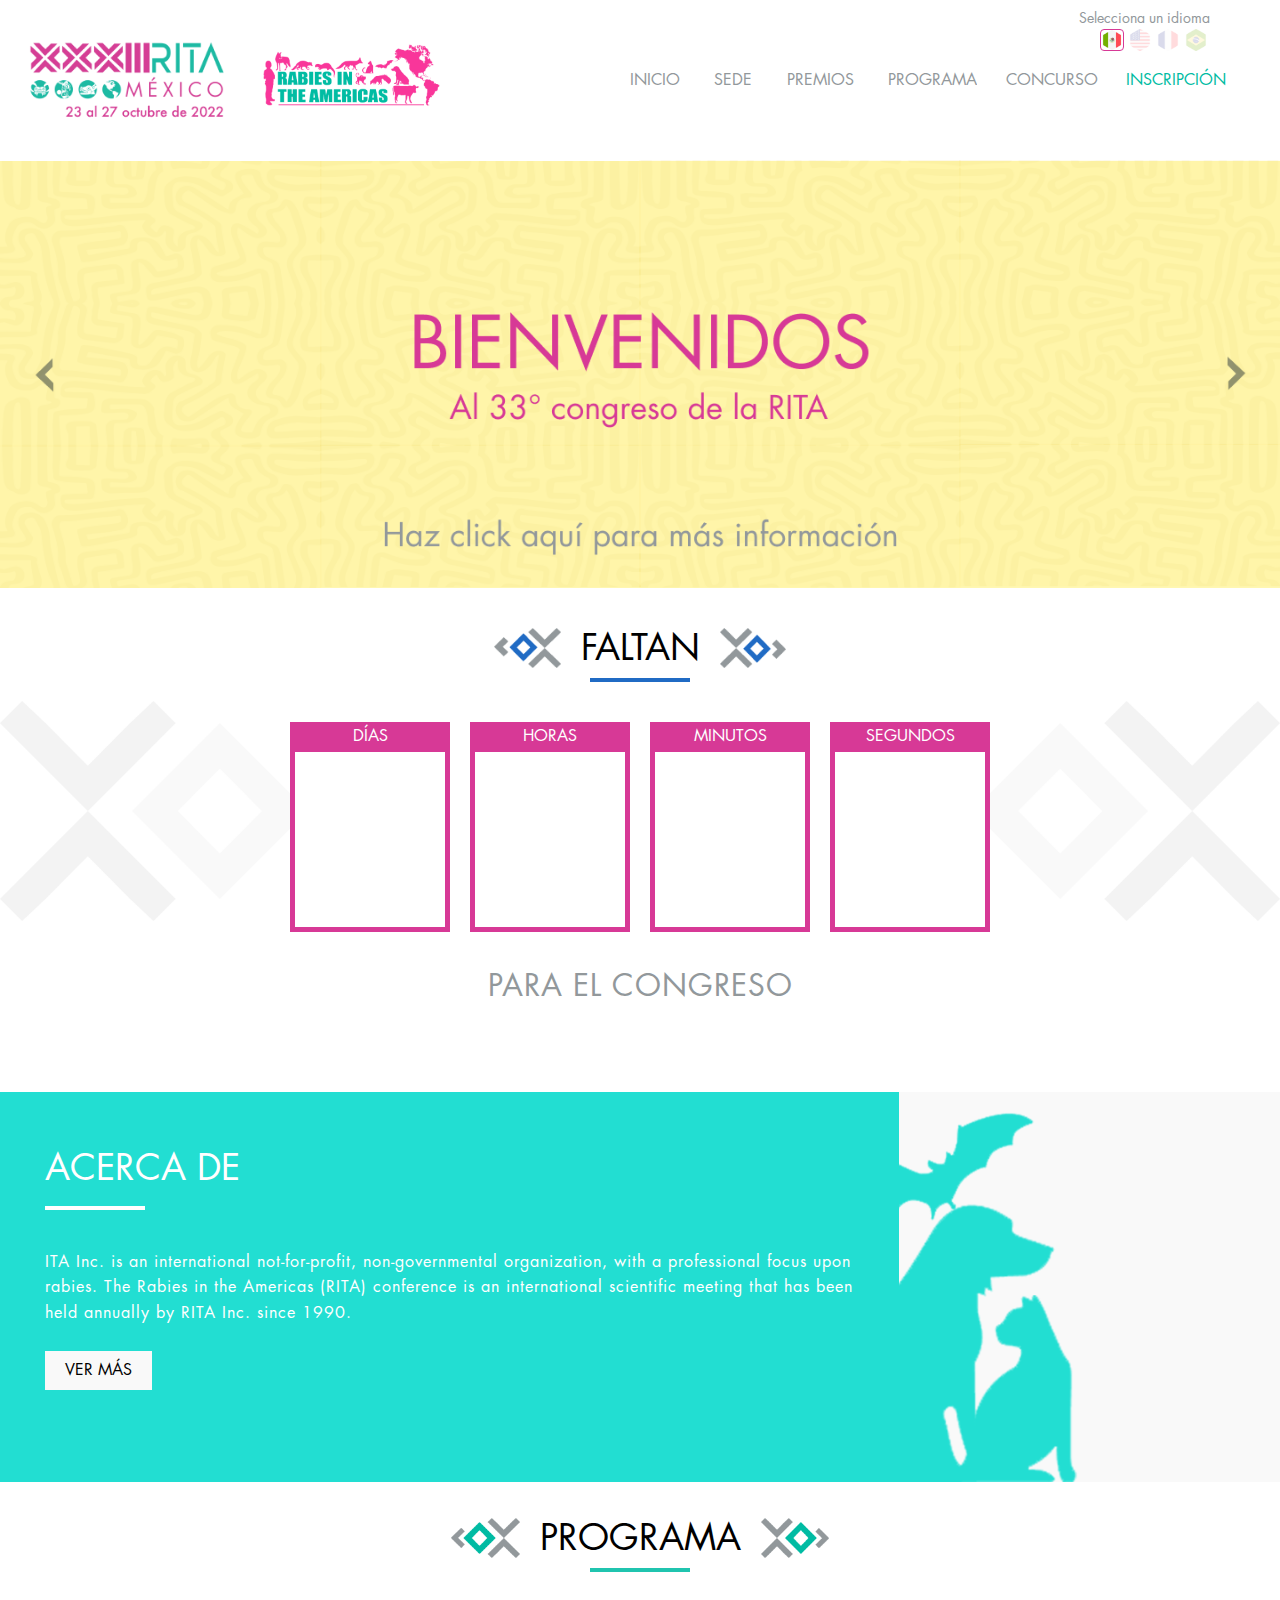
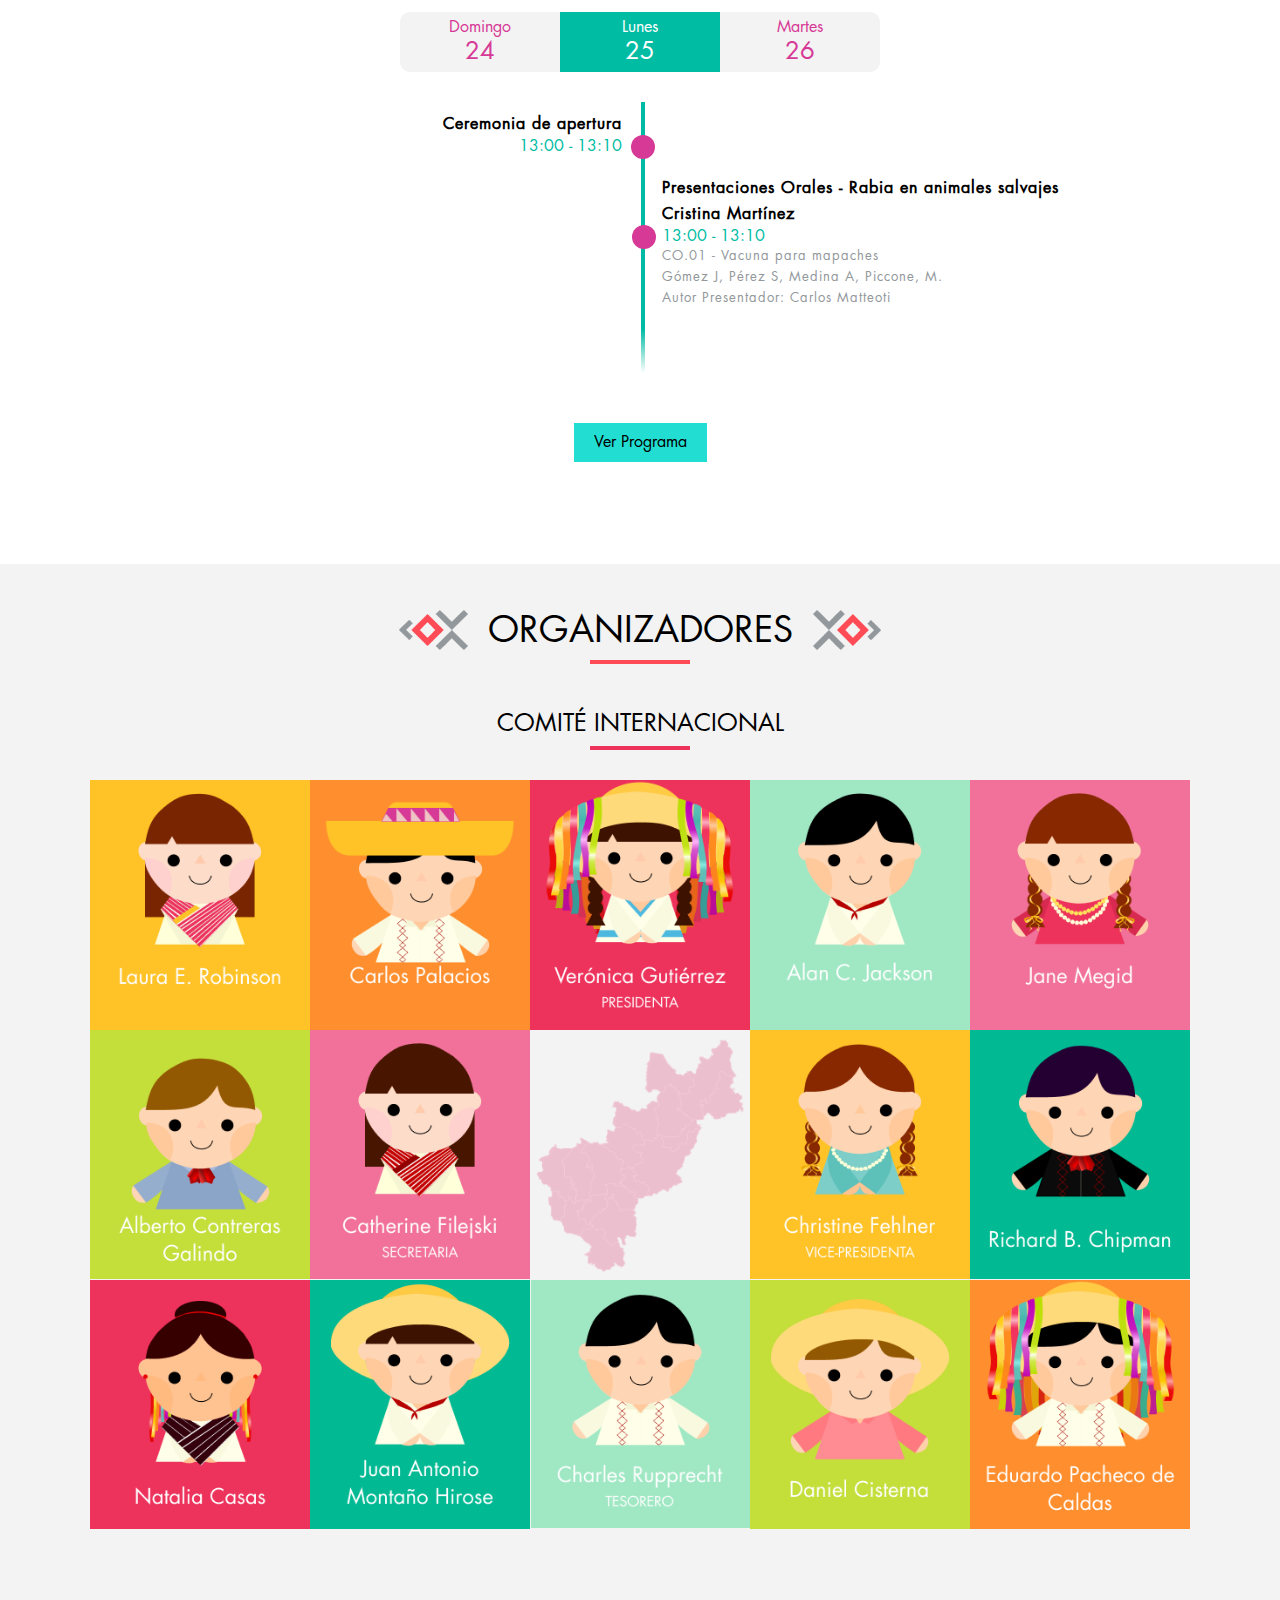
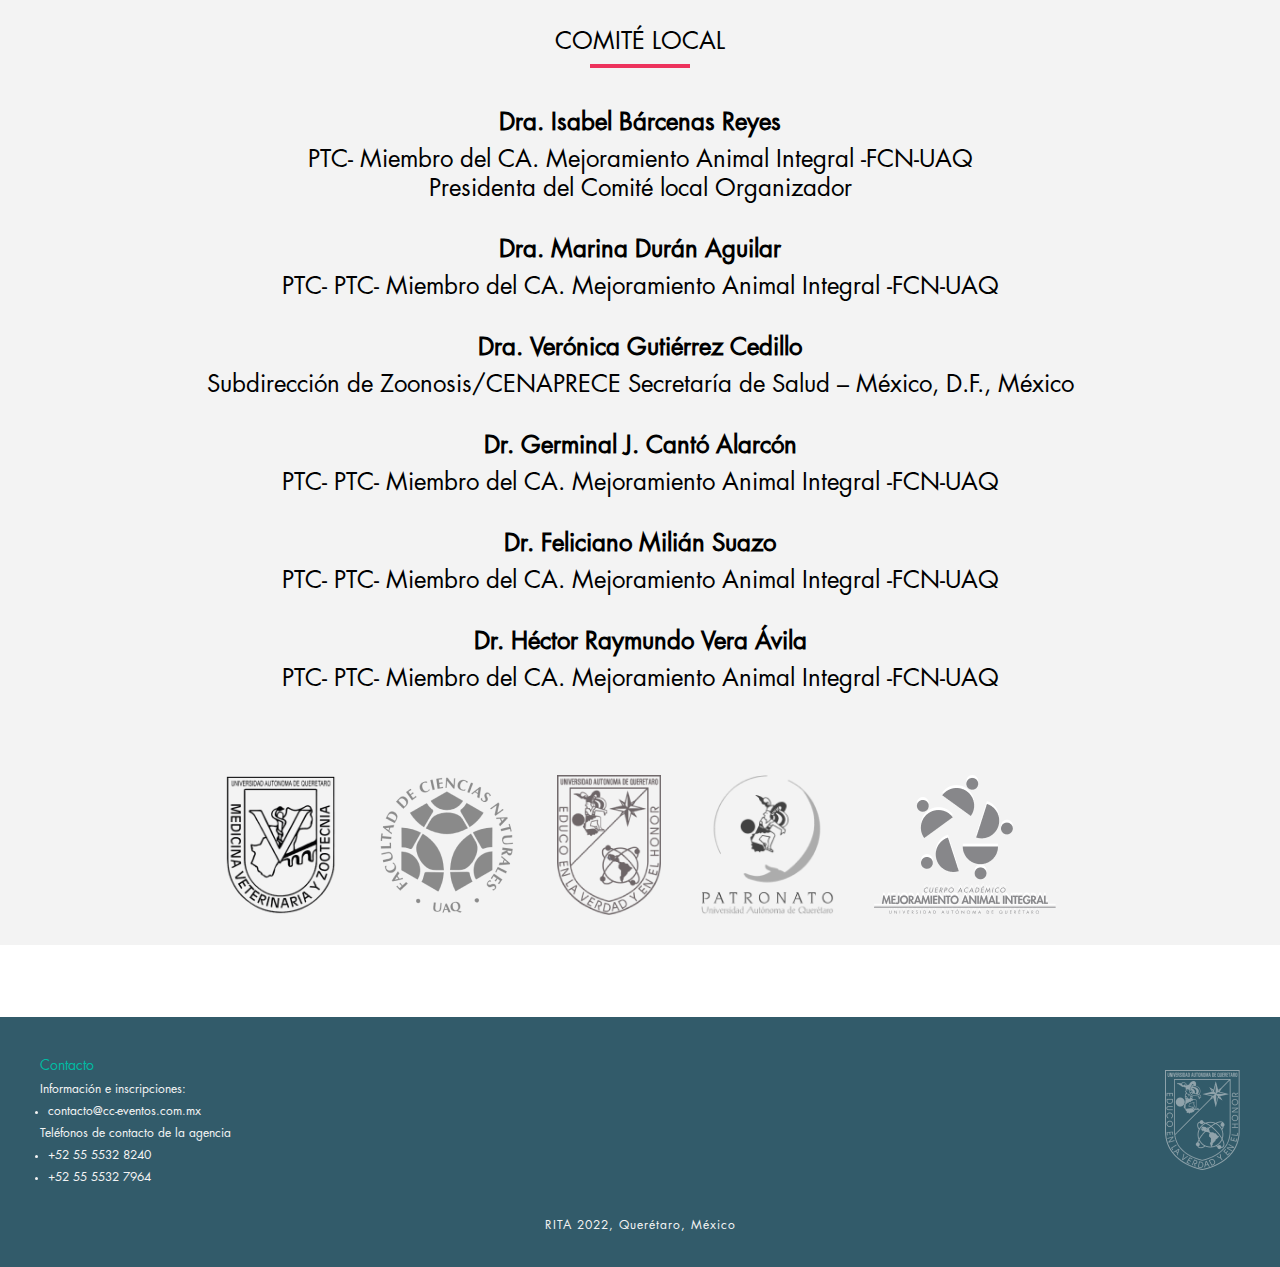
<file: index.html>
<!DOCTYPE html>
<html lang="en">

<head>
    <meta charset="UTF-8" />
    <meta http-equiv="X-UA-Compatible" content="IE=edge" />
    <meta name="viewport" content="width=device-width, initial-scale=1.0" />
    <link rel="stylesheet" href="styles/main-styles.css" />
    <link rel="stylesheet" href="styles/index-styles.css" />
    <link href="https://unpkg.com/aos@2.3.1/dist/aos.css" rel="stylesheet" />
    <link rel="preload" href="fonts/FuturaStd-Book.woff2" as="font" type="font/woff2" crossorigin>

    <script src="scripts/crear-header.js"></script>
    <script src="scripts/crear-footer.js"></script>
    <script src="scripts/clock-script.js"></script>
    

    <title>XXXII RITA México</title>
</head>
<body>
    
        
    <crear-header></crear-header>

    <div class="container">


        <div class="slider"><img src="img/slider/Group 62.png" alt=""></div>

        <!--CONTADOR-->
        <div class="section-container" id="contador-container">
            <div class="contador">
                <div class="section-title">
                    <img class="title-texture" src="img/title-textures/title-texture-1_1.png" alt="" />
                    <span class="title1"> FALTAN </span>
                    <img class="title-texture" src="img/title-textures/title-texture-1_2.png" alt="" />
                </div>
                <hr class="title-line">
                <div class="contador-time">
                    <div class="contador-days">
                        <div class="time-title">DÍAS</div>
                        <div id="days"></div>
                    </div>
                    <div class="contador-hours">
                        <div class="time-title">HORAS</div>
                        <div id="hours"></div>
                    </div>
                    <div class="contador-minutes">
                        <div class="time-title">MINUTOS</div>
                        <div id="minutes"></div>
                    </div>
                    <div class="contador-seconds">
                        <div class="time-title">SEGUNDOS</div>
                        <div id="seconds"></div>
                    </div>
                </div>

                <p class="simple">PARA EL CONGRESO</p>

                <div class="back-img-cont">
                    <img src="img/texture1.png" alt="Textura 1" />
                    <img src="img/texture1_2.png" alt="Textura 1" />
                </div>
            </div>
        </div>

        <!--ACERCA DE-->
        <div class="about-container">
            <div class="about">
                <div class="title1">
                    ACERCA DE
                    <hr class="title-line">
                </div>
                <p>
                    ITA Inc. is an international not-for-profit, non-governmental
                    organization, with a professional focus upon rabies. The Rabies in
                    the Americas (RITA) conference is an international scientific
                    meeting that has been held annually by RITA Inc. since 1990.
                </p>

                <button onclick="location.href='acercaDe.html'">VER MÁS</button>
            </div>
            <div class="about-image">
                <img src="img/about.png" alt="ABOUT" />
            </div>
        </div>

        <!--PROGRAMA-->
        <div class="section-container">
            <div class="programa">
                <div class="section-title">
                    <img class="title-texture" src="img/title-textures/title-texture2_2.png" alt="" />
                    <span class="title1"> PROGRAMA </span>
                    <img class="title-texture" src="img/title-textures/title-texture2_1.png" alt="" />
                </div>
                <hr class="title-line">
                <div class="programa-fechas">
                    <div class="fecha-1">
                        <div class="fecha-dia">Domingo</div>
                        <div class="fecha-num">24</div>
                    </div>
                    <div class="fecha-main">
                        <div class="fecha-dia">Lunes</div>
                        <div class="fecha-num">25</div>
                    </div>
                    <div class="fecha-3">
                        <div class="fecha-dia">Martes</div>
                        <div class="fecha-num">26</div>
                    </div>
                </div>

                <div class="programa-container-index">
                    <style>
                        @import "styles/programa-styles.css";
                    </style>
                    
                    <div class="programa-container">

                    <hr id="programa-divisor-index">
                        <div class="programa-container-columns">   
                            
                            <div class="programa-column-1">
                                <div class="evento">
                                    <p class="evento-title">Ceremonia de apertura</p>
                                    <div class="event-hour">13:00 - 13:10 
                                        <div class="evento-circle"></div>
                                    </div>
                                    <p class="evento-description">
                                    </p>
                                </div>
                                
                            </div>

                            <div class="programa-column-2">
                                <div class="evento">
                                    <p class="evento-title">Presentaciones Orales - Rabia en animales salvajes <br>
                                        Cristina Martínez
                                    </p>
                                    <div class="event-hour">13:00 - 13:10 
                                        <div class="evento-circle"></div>
                                    </div>
                                    <p class="evento-description">
                                    </p>
                                    <p class="mini-eventos">
                                        CO.01 - Vacuna para mapaches <br>
                                        Gómez J, Pérez S, Medina A, Piccone, M. <br>
                                        Autor Presentador: Carlos Matteoti <br>
                                    </p>
                                </div>
                            </div>

                            <br><br><br>
                        
                        </div>
                
                
                    </div>
                

                


                </div>



                <button onclick="location.href='programa.html'">Ver Programa</button>
            </div>
        </div>

        <div class="congress-organization">

        <!--ORGANIZADORES-->
        <div class="section-container">
            <div class="organizadores">
                <div class="section-title">
                    <img class="title-texture" src="img/title-textures/title-texture-3_1.png" alt="" />
                    <span class="title1"> ORGANIZADORES </span>
                    <img class="title-texture" src="img/title-textures/title-texture-3_2.png" alt="" />
                </div>
                <hr class="title-line">
                <div class="section-title"><div class="title2" id="comite-internacional">COMITÉ INTERNACIONAL</div></div>
                <hr class="title-line" id="organizadores-line2"/>
    
                <div class="organizadores-display" id="organizadores-display">
                    <div class="organizador-card" id="org1">
                        <div class="organizador-card-inner">
                            <div class="organizador-card-front">
                                <img src="img/organizadores/doll_1.png" alt="">
                            </div>
                            <div class="organizador-card-back">
                                <p>Laura E. Robinson </p>
                            </div>
                        </div>
                    </div>
    
                    <div class="organizador-card" id="org2">
                        <div class="organizador-card-inner">
                            <div class="organizador-card-front">
                                <img src="img/organizadores/doll_2.png" alt="">
                            </div>
                            <div class="organizador-card-back">
                                <p>Carlos Palacios </p>
                            </div>
                        </div>
                    </div>
                    <div class="organizador-card" id="org3">
                        <div class="organizador-card-inner">
                            <div class="organizador-card-front">
                                <img src="img/organizadores/doll_3.png" alt="">
                            </div>
                            <div class="organizador-card-back">
                                <p>Subdirección de Zoonosis
                                    <br>CENAPRECE Secretaría de Salud México, D.F., México</p>
                            </div>
                        </div>
                    </div>
                    
                    <div class="organizador-card" id="org4">
                        <div class="organizador-card-inner">
                            <div class="organizador-card-front">
                                <img src="img/organizadores/doll_4.png" alt="">
                            </div>
                            <div class="organizador-card-back">
                                <p>University of Manitoba Health Sciences Centre Winnipeg, Manitoba, Canada</p>
                            </div>
                        </div>
                    </div>
                    <div class="organizador-card" id="org5">
                        <div class="organizador-card-inner">
                            <div class="organizador-card-front">
                                <img src="img/organizadores/doll_5.png" alt="">
                            </div>
                            <div class="organizador-card-back">
                                <p>UNESP-Universidade Estadual Paulista Julio de Mesquita Filho. Faculdade de Medicina Veterinária e Zootecnia – Botucatu, SP, Brasil</p>
                            </div>
                        </div>
                    </div>
                    
                    <div class="organizador-card" id="org6">
                        <div class="organizador-card-inner">
                            <div class="organizador-card-front">
                                <img src="img/organizadores/doll_6.png" alt="">
                            </div>
                            <div class="organizador-card-back">
                                <p>Departamento de Zoonosis y Vectores Instituto de Salud del Estado de México México</p>
                            </div>
                        </div>
                    </div>
                    <div class="organizador-card" id="org7">
                        <div class="organizador-card-inner">
                            <div class="organizador-card-front">
                                <img src="img/organizadores/doll_7.png" alt="">
                            </div>
                            <div class="organizador-card-back">
                                <p>Ontario Ministry of Health and Long-Term Care – Toronto, Ontario, Canada</p>
                            </div>
                        </div>
                    </div>
    
                    
                    <div class="organizador-card" id="mapaqro">
                        <img src="img/organizadores/qro_map.png" alt="">
                    </div>
                    
                    <div class="organizador-card" id="org8">
                        <div class="organizador-card-inner">
                            <div class="organizador-card-front">
                                <img src="img/organizadores/doll_8.png" alt="">
                            </div>
                            <div class="organizador-card-back">
                                <p>Canadian Food Inspection Agency Ottawa, Ontario, Canada</p>
                            </div>
                        </div>
                    </div>
    
                    <div class="organizador-card" id="org9">
                        <div class="organizador-card-inner">
                            <div class="organizador-card-front">
                                <img src="img/organizadores/doll_9.png" alt="">
                            </div>
                            <div class="organizador-card-back">
                                <p>USDA-APHIS Wildlife Services – Concord, New Hampshire, USA</p>
                            </div>
                        </div>
                    </div>
                    
                    <div class="organizador-card" id="org10">
                        <div class="organizador-card-inner">
                            <div class="organizador-card-front">
                                <img src="img/organizadores/doll_10.png" alt="">
                            </div>
                            <div class="organizador-card-back">
                                <p>Natalia Casas</p>
                            </div>
                        </div>
                    </div>
                    <div class="organizador-card" id="org11">
                        <div class="organizador-card-inner">
                            <div class="organizador-card-front">
                                <img src="img/organizadores/doll_11.png" alt="">
                            </div>
                            <div class="organizador-card-back">
                                <p>Universidad Tecnológica de Tecámac Tecámac, Estado de México, México</p>
                            </div>
                        </div>
                    </div>
                    
                    <div class="organizador-card" id="org12">
                        <div class="organizador-card-inner">
                            <div class="organizador-card-front">
                                <img src="img/organizadores/doll_12.png" alt="">
                            </div>
                            <div class="organizador-card-back">
                                <p>LYSSA LLC, CEO, Cumming, GA, USA</p>
                            </div>
                        </div>
                    </div>
                    <div class="organizador-card" id="org13">
                        <div class="organizador-card-inner">
                            <div class="organizador-card-front">
                                <img src="img/organizadores/doll_13.png" alt="">
                            </div>
                            <div class="organizador-card-back">
                                <p>Daniel Cisterna</p>
                            </div>
                        </div>
                    </div>
                    
                    <div class="organizador-card" id="org14">
                        <div class="organizador-card-inner">
                            <div class="organizador-card-front">
                                <img src="img/organizadores/doll_14.png" alt="">
                            </div>
                            <div class="organizador-card-back">
                                <p>Eduardo Pacheco de Caldas</p>
                            </div>
                        </div>
                    </div>
                </div>
            </div>
        </div>

        <!--COMITÉ LOCAL-->
        <div class="section-container">
            <div class="comite-local">
                <div class="section-title">
                    <span class="title2" id="comite-local">COMITÉ LOCAL</span>
                </div>
                <hr class="title-line" id="organizadores-line2"/>

                <div class="comite-local-names">
                    <div class="comite-local-person">
                        <div class="c-l-nombre">Dra. Isabel Bárcenas Reyes</div>
                        <div class="c-l-puesto">
                            PTC- Miembro del CA. Mejoramiento Animal Integral -FCN-UAQ
                            <br />Presidenta del Comité local Organizador
                        </div>
                    </div>
                    <div class="comite-local-person">
                        <div class="c-l-nombre">Dra. Marina Durán Aguilar</div>
                        <div class="c-l-puesto">
                            PTC- PTC- Miembro del CA. Mejoramiento Animal Integral -FCN-UAQ
                        </div>
                    </div>
                    <div class="comite-local-person">
                        <div class="c-l-nombre">Dra. Verónica Gutiérrez Cedillo</div>
                        <div class="c-l-puesto">
                            Subdirección de Zoonosis/CENAPRECE Secretaría de Salud – México,
                            D.F., México
                        </div>
                    </div>
                    <div class="comite-local-person">
                        <div class="c-l-nombre">Dr. Germinal J. Cantó Alarcón</div>
                        <div class="c-l-puesto">
                            PTC- PTC- Miembro del CA. Mejoramiento Animal Integral -FCN-UAQ
                        </div>
                    </div>
                    <div class="comite-local-person">
                        <div class="c-l-nombre">Dr. Feliciano Milián Suazo</div>
                        <div class="c-l-puesto">
                            PTC- PTC- Miembro del CA. Mejoramiento Animal Integral -FCN-UAQ
                        </div>
                    </div>
                    <div class="comite-local-person">
                        <div class="c-l-nombre">Dr. Héctor Raymundo Vera Ávila</div>
                        <div class="c-l-puesto">
                            PTC- PTC- Miembro del CA. Mejoramiento Animal Integral -FCN-UAQ
                        </div>
                    </div>
                </div>

                <div class="comite-local-logos">
                    <img src="img/comite-local-logos/EscudoVeterinaria.png" alt="" />
                    <img src="img/comite-local-logos/FCN.png" alt="" />
                    <img src="img/comite-local-logos/LogoUAQ.png" alt="" />
                    <img src="img/comite-local-logos/LogoPatronato.png" alt="" />
                    <img src="img/comite-local-logos/CuerpoAcademicoCN.png" alt="" />
                </div>
            </div>
        </div>
        </div>


    </div>

    <crear-footer></crear-footer>
</body>
</html>
</file>
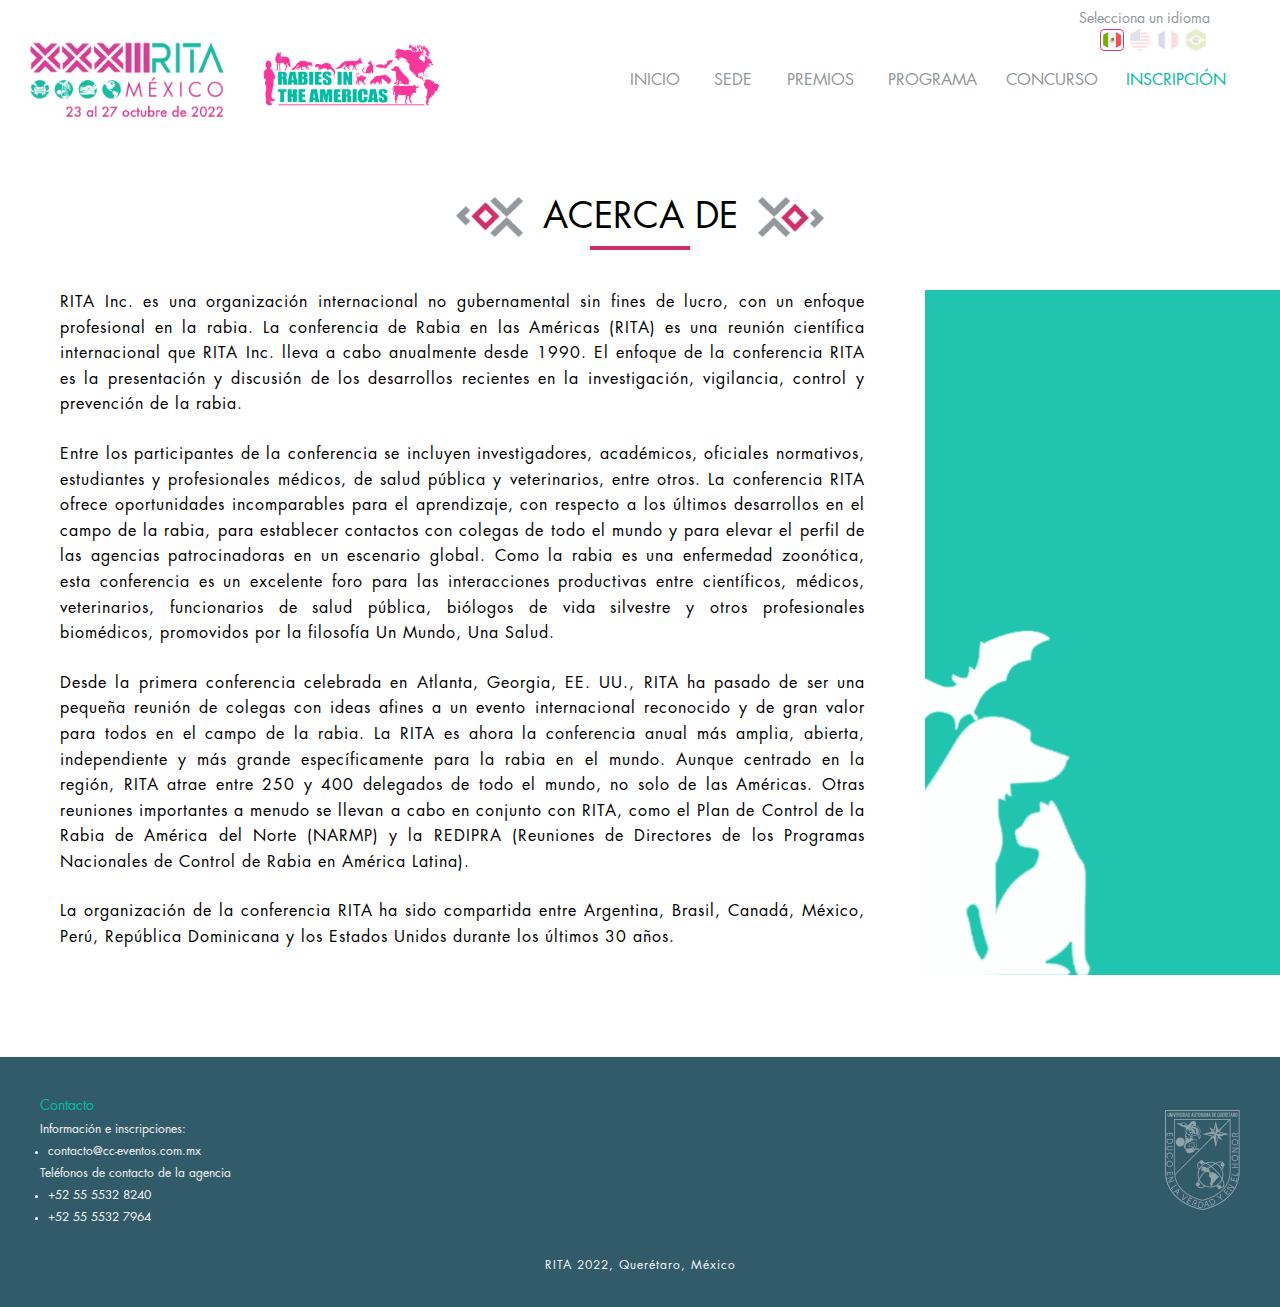
<file: acercaDe.html>
<!DOCTYPE html>
<html lang="en">
<head>
    <meta charset="UTF-8" />
    <meta http-equiv="X-UA-Compatible" content="IE=edge" />
    <meta name="viewport" content="width=device-width, initial-scale=1.0" />
    <link rel="stylesheet" href="styles/main-styles.css" />
    <link rel="stylesheet" href="styles/index-styles.css" />
    <link rel="stylesheet" href="styles/info-styles.css" />
    <link href="https://unpkg.com/aos@2.3.1/dist/aos.css" rel="stylesheet" />
    <link rel="preload" href="fonts/FuturaStd-Book.woff2" as="font" type="font/woff2" crossorigin>

    
    <script src="scripts/crear-header.js"></script>
    <script src="scripts/crear-footer.js"></script>
</head>
<body>
    <crear-header></crear-header>
    <div class="container">
        <div class="section-container">
            <div class="acercaDe">
                <div class="section-title">
                    <img class="title-texture" src="img/title-textures/title-texture-5_1.png" alt="" />
                    <span class="title1"> ACERCA DE </span>
                    <img class="title-texture" src="img/title-textures/title-texture-5_2.png" alt="" />
                </div>
                <hr class="title-line">

                <div class="main-info">
                    
                    <div class="info-text">
                        <p> RITA Inc. es una organización internacional no gubernamental sin fines de lucro, con 
                        un enfoque profesional en la rabia. La conferencia de Rabia en las Américas (RITA) es 
                        una reunión científica internacional que RITA Inc. lleva a cabo anualmente desde 1990. 
                        El enfoque de la conferencia RITA es la presentación y discusión de los desarrollos recientes 
                        en la investigación, vigilancia, control y prevención de la rabia.</p>
    
                        <p>Entre los participantes de la conferencia se incluyen investigadores, académicos, oficiales 
                        normativos, estudiantes y profesionales médicos, de salud pública y veterinarios, entre otros. 
                        La conferencia RITA ofrece oportunidades incomparables para el aprendizaje, con respecto a los 
                        últimos desarrollos en el campo de la rabia, para establecer contactos con colegas de todo el mundo y para elevar el perfil de las agencias patrocinadoras en un escenario global. 
                        Como la rabia es una enfermedad zoonótica, esta conferencia es un excelente foro para las 
                        interacciones productivas entre científicos, médicos, veterinarios, funcionarios de salud 
                        pública, biólogos de vida silvestre y otros profesionales biomédicos, promovidos por la 
                        filosofía Un Mundo, Una Salud.</p>

                        <p>Desde la primera conferencia celebrada en Atlanta, Georgia, EE. UU., RITA ha pasado de ser 
                        una pequeña reunión de colegas con ideas afines a un evento internacional reconocido y de 
                        gran valor para todos en el campo de la rabia. La RITA es ahora la conferencia anual más amplia, 
                        abierta, independiente y más grande específicamente para la rabia en el mundo. 
                        Aunque centrado en la región, RITA atrae entre 250 y 400 delegados de todo el mundo, no solo de 
                        las Américas. Otras reuniones importantes a menudo se llevan a cabo en conjunto con RITA, como 
                        el Plan de Control de la Rabia de América del Norte (NARMP) y la REDIPRA (Reuniones de Directores 
                        de los Programas Nacionales de Control de Rabia en América Latina).</p>

                        <p>La organización de la conferencia RITA ha sido compartida entre Argentina, Brasil, Canadá, 
                        México, Perú, República Dominicana y los Estados Unidos durante los últimos 30 años.</p>
                    </div>

                    <div class="acercaDe-img-container">
                        <img src="img/acercaDe.png" >
                    </div>
                </div>
            </div>
        </div>
    </div>
    <crear-footer></crear-footer>
</body>
</html>
</file>
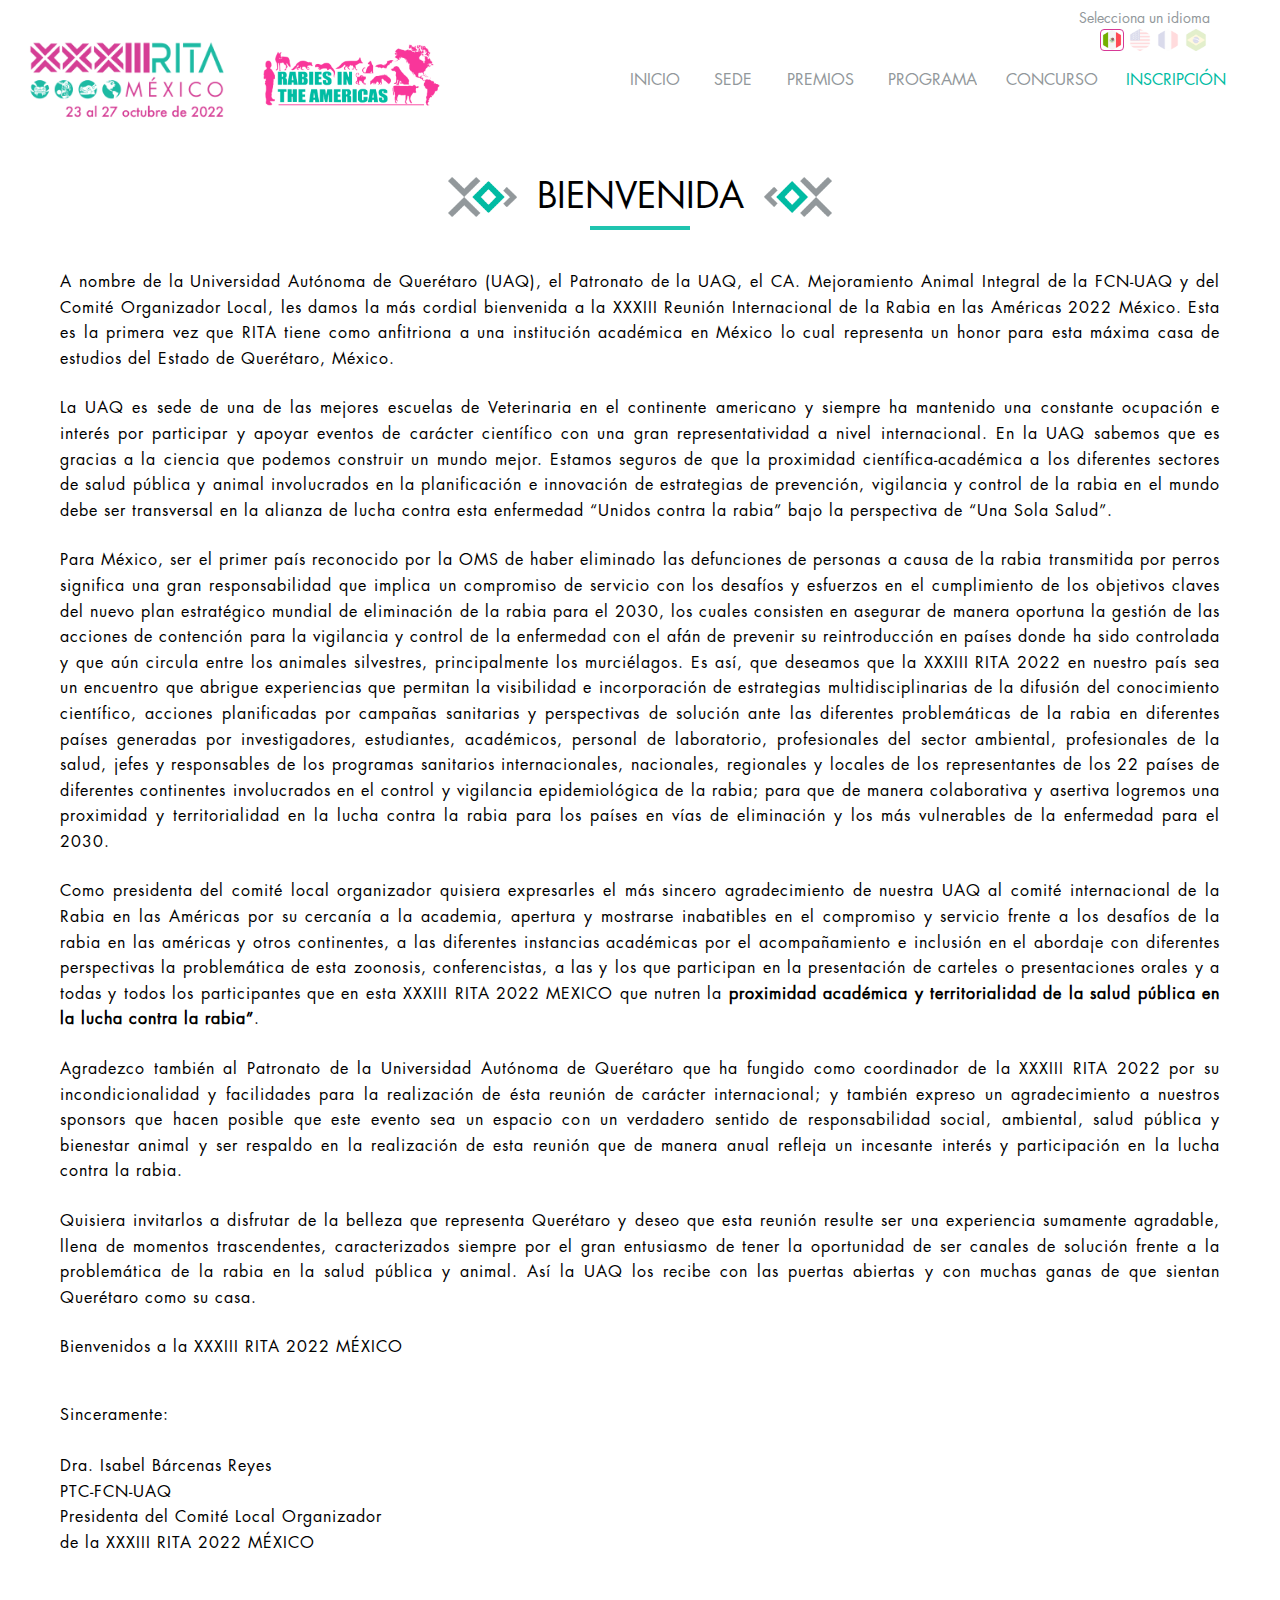
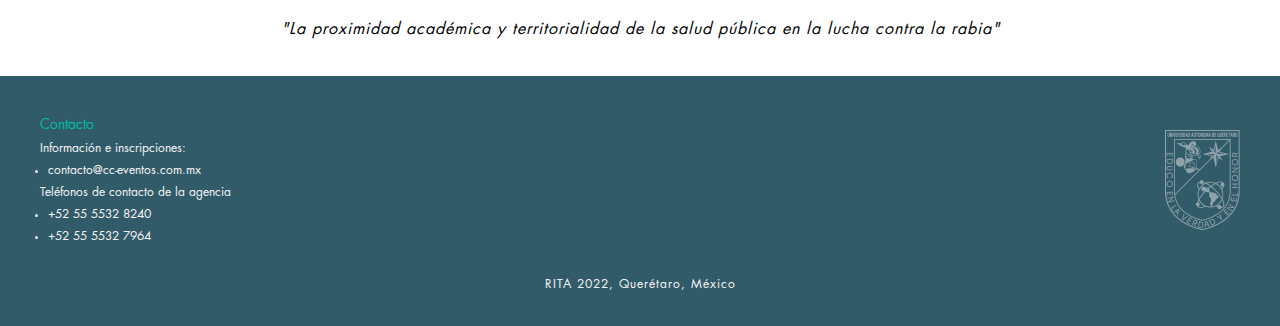
<file: bienvenida.html>
<!DOCTYPE html>
<html lang="en">
<head>
    <meta charset="UTF-8" />
    <meta http-equiv="X-UA-Compatible" content="IE=edge" />
    <meta name="viewport" content="width=device-width, initial-scale=1.0" />
    <link rel="stylesheet" href="styles/main-styles.css" />
    <link rel="stylesheet" href="styles/index-styles.css" />
    <link rel="stylesheet" href="styles/info-styles.css" />
    <link href="https://unpkg.com/aos@2.3.1/dist/aos.css" rel="stylesheet" />
    <link rel="preload" href="fonts/FuturaStd-Book.woff2" as="font" type="font/woff2" crossorigin>

    <script src="scripts/crear-header.js"></script>
    <script src="scripts/crear-footer.js"></script>
</head>
<body>
    <crear-header></crear-header>
    <div class="container">
        <div class="bienvenida">
            <div class="section-title">
                <img class="title-texture" src="img/title-textures/title-texture2_1.png" alt="" />
                <span class="title1"> BIENVENIDA </span>
                <img class="title-texture" src="img/title-textures/title-texture2_2.png" alt="" />
            </div>
            <hr class="title-line">

            <div class="main-info">
                
                <div class="info-text">
                    <p>A nombre de la Universidad Autónoma de Querétaro (UAQ), el Patronato de la UAQ, el CA. 
                    Mejoramiento Animal Integral de la FCN-UAQ y del Comité Organizador Local, les damos 
                    la más cordial bienvenida a la XXXIII Reunión Internacional de la Rabia en las Américas 
                    2022 México. Esta es la primera vez que RITA tiene como anfitriona a una institución 
                    académica en México lo cual representa un honor para esta máxima casa de estudios del 
                    Estado de Querétaro, México.</p> 

                    <p>La UAQ es sede de una de las mejores escuelas de Veterinaria en el continente americano 
                    y siempre ha mantenido una constante ocupación e interés por participar y apoyar eventos 
                    de carácter científico con una gran representatividad a nivel internacional. En la UAQ 
                    sabemos que es gracias a la ciencia que podemos construir un mundo mejor. Estamos seguros 
                    de que la proximidad científica-académica a los diferentes sectores de salud pública y 
                    animal involucrados en la planificación e innovación de estrategias de prevención, 
                    vigilancia y control de la rabia en el mundo debe ser transversal en la alianza de lucha 
                    contra esta enfermedad “Unidos contra la rabia” bajo la perspectiva de “Una Sola Salud”.</p> 

                    <p>Para México, ser el primer país reconocido por la OMS de haber eliminado las defunciones 
                    de personas a causa de la rabia transmitida por perros significa una gran responsabilidad 
                    que implica un compromiso de servicio con los desafíos y esfuerzos en el cumplimiento de 
                    los objetivos claves del nuevo plan estratégico mundial de eliminación de la rabia para el 
                    2030,  los cuales consisten en asegurar de manera oportuna la gestión de las acciones de 
                    contención para la vigilancia y control de la enfermedad con el afán de prevenir su 
                    reintroducción en países donde ha sido controlada y que aún circula entre los animales 
                    silvestres, principalmente los murciélagos. Es así, que deseamos que la XXXIII RITA 2022 
                    en nuestro país sea un encuentro que abrigue experiencias que permitan la visibilidad e 
                    incorporación de estrategias multidisciplinarias de la difusión del conocimiento científico, 
                    acciones planificadas por campañas sanitarias y perspectivas de solución ante las diferentes 
                    problemáticas de la rabia en diferentes países generadas por investigadores, estudiantes, 
                    académicos, personal de laboratorio, profesionales del sector ambiental, profesionales de 
                    la salud, jefes y responsables de los programas sanitarios internacionales, nacionales, 
                    regionales y locales de los representantes de los 22 países de diferentes continentes 
                    involucrados en el control y vigilancia epidemiológica de la rabia; para que de manera 
                    colaborativa y asertiva logremos una proximidad y territorialidad en la lucha contra la 
                    rabia para los países en vías de eliminación y los más vulnerables de la enfermedad para el 2030.</p> 

                    <p>Como presidenta del comité local organizador quisiera expresarles el más sincero agradecimiento 
                    de nuestra UAQ al comité internacional de la Rabia en las Américas por su cercanía a la academia, 
                    apertura y mostrarse inabatibles en el compromiso y servicio frente a los desafíos de la rabia 
                    en las américas y otros continentes, a las diferentes instancias académicas por el acompañamiento 
                    e inclusión en el abordaje con diferentes perspectivas la problemática de esta zoonosis, conferencistas, 
                    a las y los que participan en la presentación de carteles o presentaciones orales y a todas y todos 
                    los participantes que en esta XXXIII RITA 2022 MEXICO que nutren la <b>proximidad académica y territorialidad 
                    de la salud pública en la lucha contra la rabia”</b>.</p> 

                    <p>Agradezco también al Patronato de la Universidad Autónoma de Querétaro que ha fungido como coordinador 
                    de la XXXIII RITA 2022  por su incondicionalidad y facilidades para la realización de ésta reunión de 
                    carácter internacional; y  también expreso un agradecimiento a nuestros sponsors que hacen posible que 
                    este evento sea un espacio con un verdadero sentido de responsabilidad social, ambiental, salud pública 
                    y bienestar animal y ser respaldo en la realización de esta reunión que de manera anual refleja un 
                    incesante interés y participación en la lucha contra la rabia.</p> 

                    <p>Quisiera invitarlos a disfrutar de la belleza que representa Querétaro y deseo que esta reunión 
                    resulte ser una experiencia sumamente agradable, llena de momentos trascendentes, caracterizados 
                    siempre por el gran entusiasmo de tener la oportunidad de ser canales de solución frente a la 
                    problemática de la rabia en la salud pública y animal. Así la UAQ los recibe con las puertas abiertas
                    y con muchas ganas de que sientan Querétaro como su casa. </p> 

                    <p>Bienvenidos a la XXXIII RITA 2022 MÉXICO</p> 
                    <br>
                    <p>Sinceramente: <br><br>
                        Dra. Isabel Bárcenas Reyes  <br>
                        PTC-FCN-UAQ  <br>
                        Presidenta del Comité Local Organizador  <br>
                        de la XXXIII RITA 2022 MÉXICO  <br>
                    </p>

                    <br>
                    <br>
                    <p style="text-align: center;"><i>"La proximidad académica y territorialidad de la salud pública en la lucha contra la rabia"</i></p>
                </div>

            </div>
        </div>
    </div>
    <crear-footer></crear-footer>
</body>
</html>
</file>
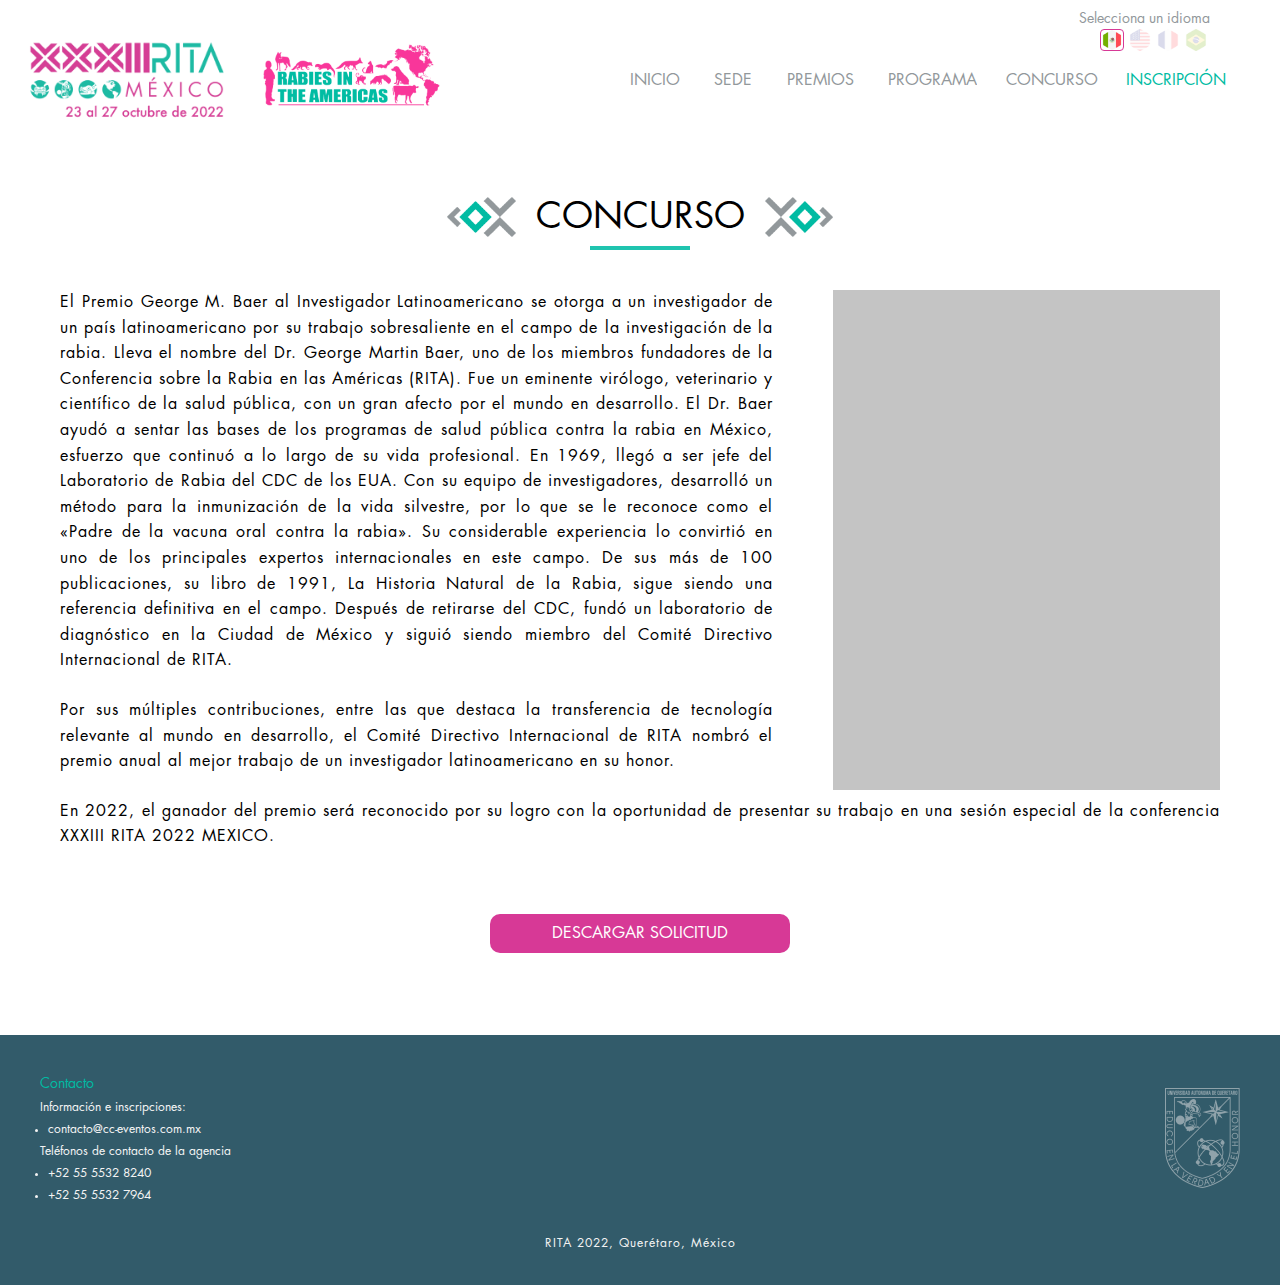
<file: concurso.html>
<!DOCTYPE html>
<html lang="en">
<head>
    <meta charset="UTF-8" />
    <meta http-equiv="X-UA-Compatible" content="IE=edge" />
    <meta name="viewport" content="width=device-width, initial-scale=1.0" />
    <link rel="stylesheet" href="styles/main-styles.css" />
    <link rel="stylesheet" href="styles/info-styles.css" />
    <link href="https://unpkg.com/aos@2.3.1/dist/aos.css" rel="stylesheet" />
    <link rel="preload" href="fonts/FuturaStd-Book.woff2" as="font" type="font/woff2" crossorigin>

    <script src="scripts/crear-header.js"></script>
    <script src="scripts/crear-footer.js"></script>

    <title>Concurso</title>
</head>
<body>
    <crear-header></crear-header>
    <div class="section-container">
        <div class="concurso">
            <div class="section-title">
                <img class="title-texture" src="img/title-textures/title-texture2_2.png" alt="" />
                <span class="title1"> CONCURSO </span>
                <img class="title-texture" src="img/title-textures/title-texture2_1.png" alt="" />
            </div>
            <hr class="title-line">

            <div class="info-text">
                <img src="img/premio-gmb.png" alt="">

                <p>El Premio George M. Baer al Investigador Latinoamericano se otorga a un investigador de un país latinoamericano 
                    por su trabajo sobresaliente en el campo de la investigación de la rabia. Lleva el nombre del Dr. George Martin Baer, 
                    uno de los miembros fundadores de la Conferencia sobre la Rabia en las Américas (RITA). Fue un eminente virólogo, 
                    veterinario y científico de la salud pública, con un gran afecto por el mundo en desarrollo. El Dr. Baer ayudó a sentar
                    las bases de los programas de salud pública contra la rabia en México, esfuerzo que continuó a lo largo de su vida 
                    profesional. En 1969, llegó a ser jefe del Laboratorio de Rabia del CDC de los EUA. Con su equipo de investigadores, 
                    desarrolló un método para la inmunización de la vida silvestre, por lo que se le reconoce como el «Padre de la vacuna 
                    oral contra la rabia». Su considerable experiencia lo convirtió en uno de los principales expertos internacionales en 
                    este campo. De sus más de 100 publicaciones, su libro de 1991, La Historia Natural de la Rabia, sigue siendo una 
                    referencia definitiva en el campo. Después de retirarse del CDC, fundó un laboratorio de diagnóstico en la Ciudad de 
                    México y siguió siendo miembro del Comité Directivo Internacional de RITA.
                </p>
                
                <p>
                    Por sus múltiples contribuciones, entre las que destaca la transferencia de tecnología relevante al mundo en desarrollo, 
                    el Comité Directivo Internacional de RITA nombró el premio anual al mejor trabajo de un investigador latinoamericano en su honor.
                </p>
                
                <p>
                    En 2022, el ganador del premio será reconocido por su logro con la oportunidad de presentar su trabajo en una sesión 
                    especial de la conferencia XXXIII RITA 2022 MEXICO.
                </p>

            </div>
            

            <button class="large-button" id="concurso-button">DESCARGAR SOLICITUD</button>
        </div>
    </div>
    <crear-footer></crear-footer>
</body>
</html>
</file>
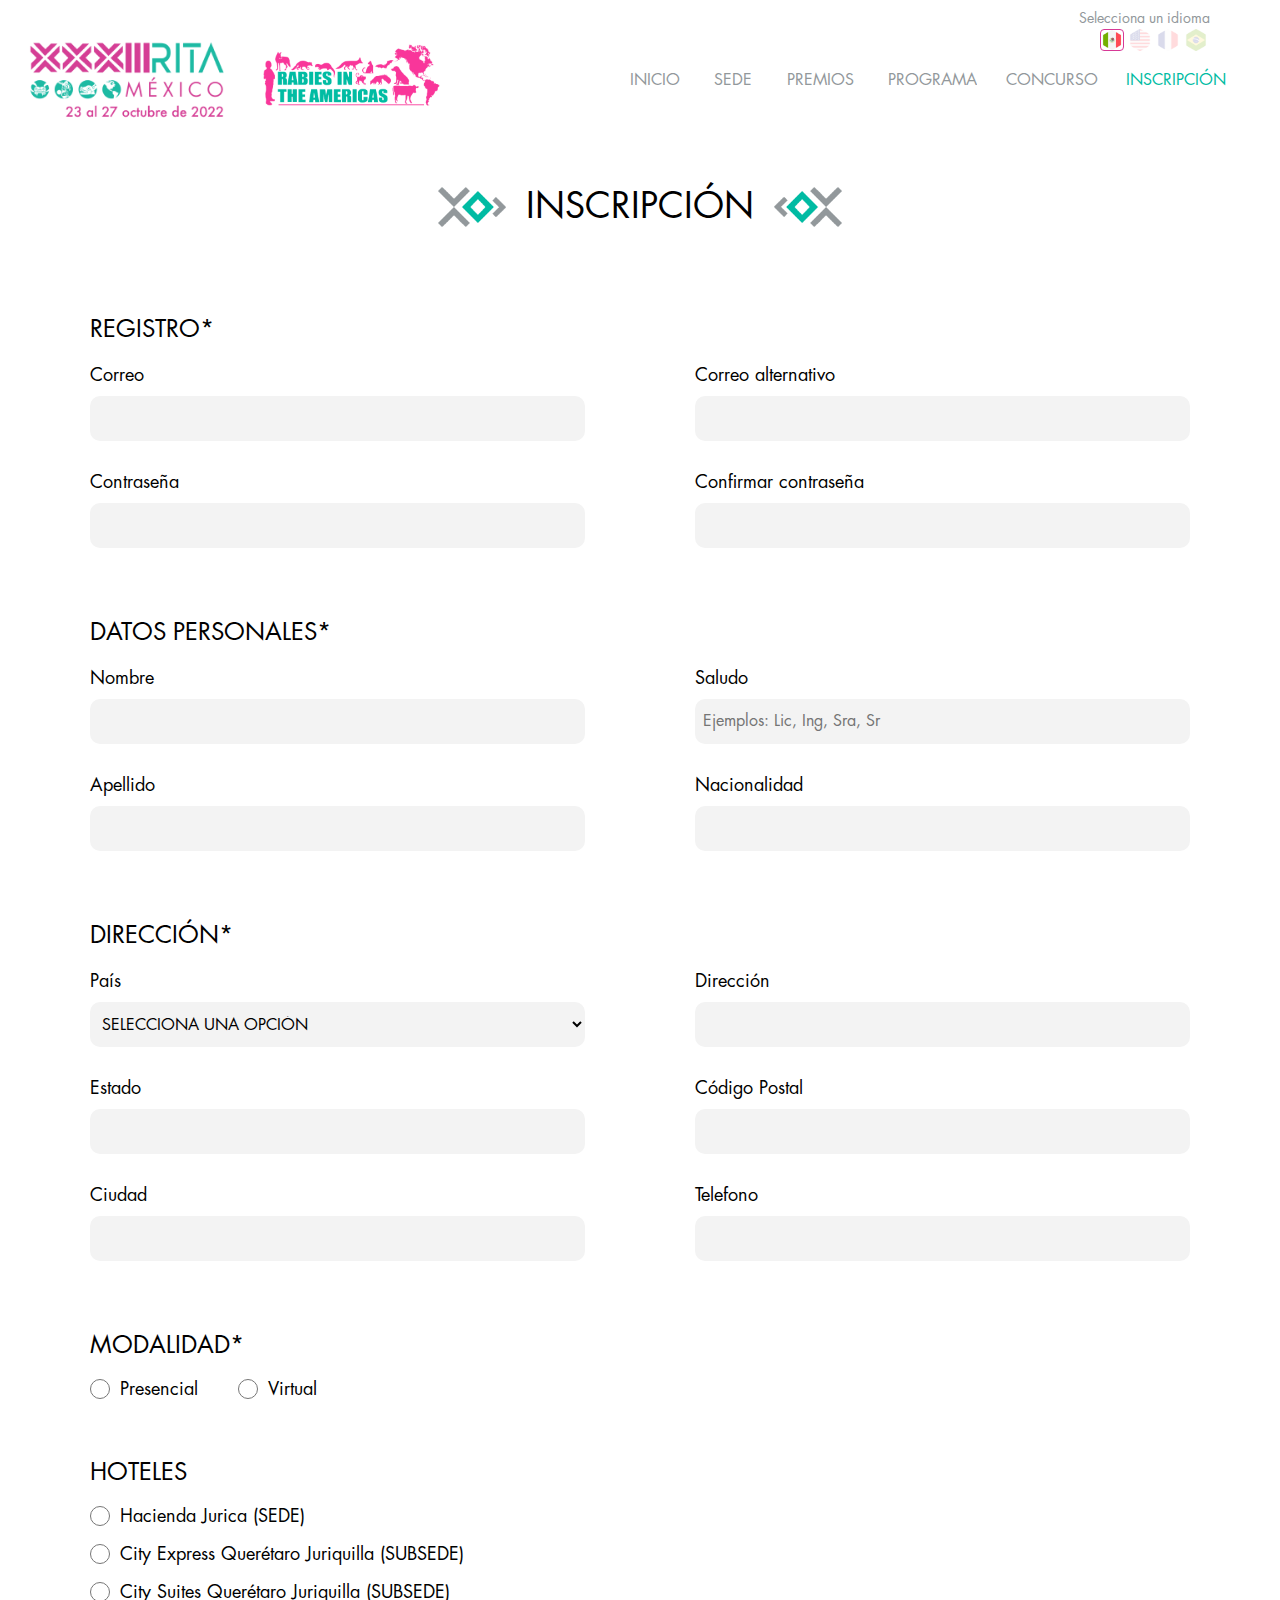
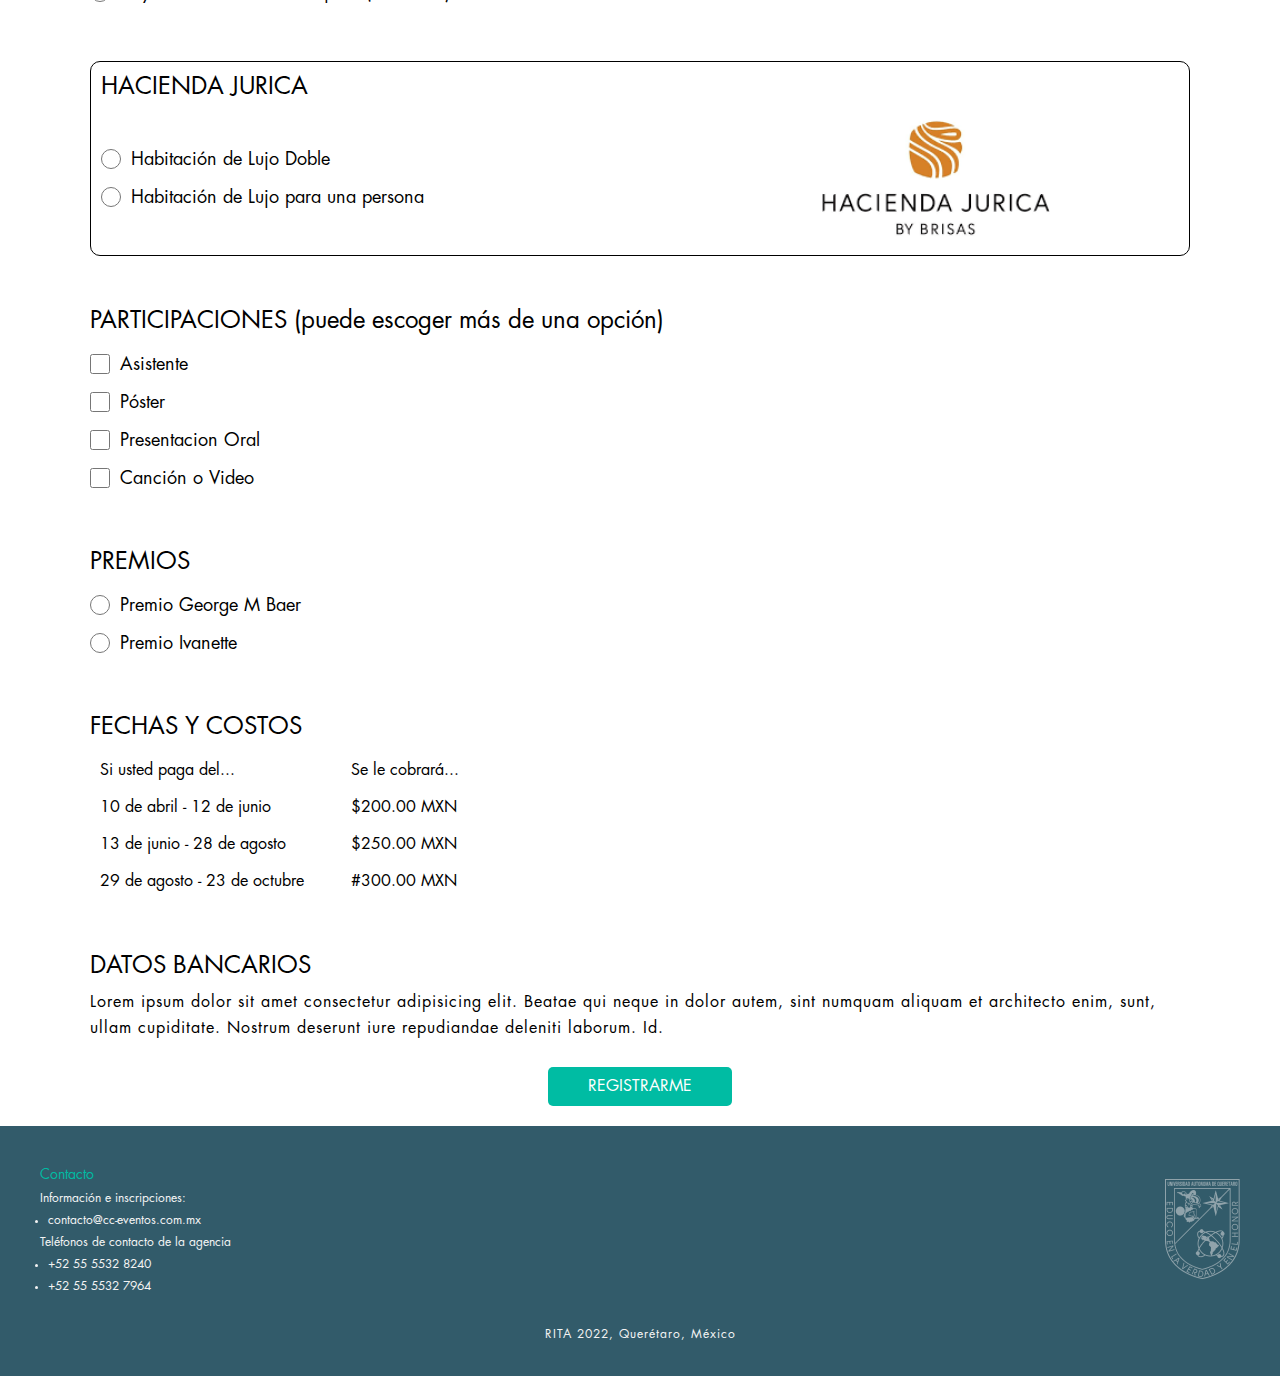
<file: inscripcion.html>
<!DOCTYPE html>
<html lang="en">
<head>
    <meta charset="UTF-8" />
    <meta http-equiv="X-UA-Compatible" content="IE=edge" />
    <meta name="viewport" content="width=device-width, initial-scale=1.0" />
    <link rel="stylesheet" href="styles/main-styles.css" />
    <link rel="stylesheet" href="styles/index-styles.css" />
    <link rel="stylesheet" href="styles/form-styles.css" />
    <link href="https://unpkg.com/aos@2.3.1/dist/aos.css" rel="stylesheet" />
    <link rel="preload" href="fonts/FuturaStd-Book.woff2" as="font" type="font/woff2" crossorigin>

    <script src="scripts/crear-header.js"></script>
    <script src="scripts/crear-footer.js"></script>

    <title>Inscripción</title>
</head>
<body>
    <crear-header></crear-header>
    <div class="container">
        <div class="inscripcion">
            <div class="section-title">
                <img class="title-texture" src="img/title-textures/title-texture2_1.png" alt="" />
                <span class="title1"> INSCRIPCIÓN </span>
                <img class="title-texture" src="img/title-textures/title-texture2_2.png" alt="" />
            </div>
            <hr class="title-line">


            <form action="">

                <div class="form-section">
                    <div class="form-title">REGISTRO*</div>

                    <div class="form-section-content">
                        <div class="form-col1">

                            <label for="Correo">Correo</label>
                            <input type="email" name="Correo" id="Correo" required>

                            <label for="Contrasenia">Contraseña</label>
                            <input type="password" name="Contrasenia" id="Contrasenia" required>
                        </div>
                        
                        <div class="form-col2">
                            <label for="CorreoAlt">Correo alternativo</label>
                            <input type="email" name="CorreoAlt" id="CorreoAlt" required>

                            <label for="ContraseniaConf">Confirmar contraseña</label>
                            <input type="password" name="ContraseniaConf" id="ContraseniaConf" required>
                        </div>
                    </div>

                </div>

                <div class="form-section">
                    <div class="form-title">DATOS PERSONALES*</div>

                    <div class="form-section-content">
                        <div class="form-col1">
                            <label for="Nombre">Nombre</label>
                            <input type="text" name="Nombre" id="Nombre" required>

                            
                            <label for="Apellido">Apellido</label>
                            <input type="text" name="Apellido" id="Apellido" required>
                        </div>

                        <div class="form-col2">
                            <label for="Nombre">Saludo</label>
                            <input type="text" name="Saludo" id="Saludo" placeholder="Ejemplos: Lic, Ing, Sra, Sr" required>

                            
                            <label for="Nacionalidad">Nacionalidad</label>
                            <input type="text" name="Nacionalidad" id="Nacionalidad" required>
                        
                        </div>
                    </div>
                    
                </div>

                <div class="form-section">
                    <div class="form-title">DIRECCIÓN*</div>

                    <div class="form-section-content">
                        <div class="form-col1">
                            <label for="Pais">País</label>
                            <select name="Pais" id="Pais" required>
                                <option value="" disabled selected>SELECCIONA UNA OPCIÓN</option>
                                <option value="AF">Afganistán</option>
                                <option value="AL">Albania</option>
                                <option value="DE">Alemania</option>
                                <option value="AD">Andorra</option>
                                <option value="AO">Angola</option>
                                <option value="AI">Anguilla</option>
                                <option value="AQ">Antártida</option>
                                <option value="AG">Antigua y Barbuda</option>
                                <option value="AN">Antillas Holandesas</option>
                                <option value="SA">Arabia Saudí</option>
                                <option value="DZ">Argelia</option>
                                <option value="AR">Argentina</option>
                                <option value="AM">Armenia</option>
                                <option value="AW">Aruba</option>
                                <option value="AU">Australia</option>
                                <option value="AT">Austria</option>
                                <option value="AZ">Azerbaiyán</option>
                                <option value="BS">Bahamas</option>
                                <option value="BH">Bahrein</option>
                                <option value="BD">Bangladesh</option>
                                <option value="BB">Barbados</option>
                                <option value="BE">Bélgica</option>
                                <option value="BZ">Belice</option>
                                <option value="BJ">Benin</option>
                                <option value="BM">Bermudas</option>
                                <option value="BY">Bielorrusia</option>
                                <option value="MM">Birmania</option>
                                <option value="BO">Bolivia</option>
                                <option value="BA">Bosnia y Herzegovina</option>
                                <option value="BW">Botswana</option>
                                <option value="BR">Brasil</option>
                                <option value="BN">Brunei</option>
                                <option value="BG">Bulgaria</option>
                                <option value="BF">Burkina Faso</option>
                                <option value="BI">Burundi</option>
                                <option value="BT">Bután</option>
                                <option value="CV">Cabo Verde</option>
                                <option value="KH">Camboya</option>
                                <option value="CM">Camerún</option>
                                <option value="CA">Canadá</option>
                                <option value="TD">Chad</option>
                                <option value="CL">Chile</option>
                                <option value="CN">China</option>
                                <option value="CY">Chipre</option>
                                <option value="VA">Ciudad del Vaticano (Santa Sede)</option>
                                <option value="CO">Colombia</option>
                                <option value="KM">Comores</option>
                                <option value="CG">Congo</option>
                                <option value="CD">Congo, República Democrática del</option>
                                <option value="KR">Corea</option>
                                <option value="KP">Corea del Norte</option>
                                <option value="CI">Costa de Marfíl</option>
                                <option value="CR">Costa Rica</option>
                                <option value="HR">Croacia (Hrvatska)</option>
                                <option value="CU">Cuba</option>
                                <option value="DK">Dinamarca</option>
                                <option value="DJ">Djibouti</option>
                                <option value="DM">Dominica</option>
                                <option value="EC">Ecuador</option>
                                <option value="EG">Egipto</option>
                                <option value="SV">El Salvador</option>
                                <option value="AE">Emiratos Árabes Unidos</option>
                                <option value="ER">Eritrea</option>
                                <option value="SI">Eslovenia</option>
                                <option value="ES">España</option>
                                <option value="US">Estados Unidos</option>
                                <option value="EE">Estonia</option>
                                <option value="ET">Etiopía</option>
                                <option value="FJ">Fiji</option>
                                <option value="PH">Filipinas</option>
                                <option value="FI">Finlandia</option>
                                <option value="FR">Francia</option>
                                <option value="GA">Gabón</option>
                                <option value="GM">Gambia</option>
                                <option value="GE">Georgia</option>
                                <option value="GH">Ghana</option>
                                <option value="GI">Gibraltar</option>
                                <option value="GD">Granada</option>
                                <option value="GR">Grecia</option>
                                <option value="GL">Groenlandia</option>
                                <option value="GP">Guadalupe</option>
                                <option value="GU">Guam</option>
                                <option value="GT">Guatemala</option>
                                <option value="GY">Guayana</option>
                                <option value="GF">Guayana Francesa</option>
                                <option value="GN">Guinea</option>
                                <option value="GQ">Guinea Ecuatorial</option>
                                <option value="GW">Guinea-Bissau</option>
                                <option value="HT">Haití</option>
                                <option value="HN">Honduras</option>
                                <option value="HU">Hungría</option>
                                <option value="IN">India</option>
                                <option value="ID">Indonesia</option>
                                <option value="IQ">Irak</option>
                                <option value="IR">Irán</option>
                                <option value="IE">Irlanda</option>
                                <option value="BV">Isla Bouvet</option>
                                <option value="CX">Isla de Christmas</option>
                                <option value="IS">Islandia</option>
                                <option value="KY">Islas Caimán</option>
                                <option value="CK">Islas Cook</option>
                                <option value="CC">Islas de Cocos o Keeling</option>
                                <option value="FO">Islas Faroe</option>
                                <option value="HM">Islas Heard y McDonald</option>
                                <option value="FK">Islas Malvinas</option>
                                <option value="MP">Islas Marianas del Norte</option>
                                <option value="MH">Islas Marshall</option>
                                <option value="UM">Islas menores de Estados Unidos</option>
                                <option value="PW">Islas Palau</option>
                                <option value="SB">Islas Salomón</option>
                                <option value="SJ">Islas Svalbard y Jan Mayen</option>
                                <option value="TK">Islas Tokelau</option>
                                <option value="TC">Islas Turks y Caicos</option>
                                <option value="VI">Islas Vírgenes (EEUU)</option>
                                <option value="VG">Islas Vírgenes (Reino Unido)</option>
                                <option value="WF">Islas Wallis y Futuna</option>
                                <option value="IL">Israel</option>
                                <option value="IT">Italia</option>
                                <option value="JM">Jamaica</option>
                                <option value="JP">Japón</option>
                                <option value="JO">Jordania</option>
                                <option value="KZ">Kazajistán</option>
                                <option value="KE">Kenia</option>
                                <option value="KG">Kirguizistán</option>
                                <option value="KI">Kiribati</option>
                                <option value="KW">Kuwait</option>
                                <option value="LA">Laos</option>
                                <option value="LS">Lesotho</option>
                                <option value="LV">Letonia</option>
                                <option value="LB">Líbano</option>
                                <option value="LR">Liberia</option>
                                <option value="LY">Libia</option>
                                <option value="LI">Liechtenstein</option>
                                <option value="LT">Lituania</option>
                                <option value="LU">Luxemburgo</option>
                                <option value="MK">Macedonia, Ex-República Yugoslava de</option>
                                <option value="MG">Madagascar</option>
                                <option value="MY">Malasia</option>
                                <option value="MW">Malawi</option>
                                <option value="MV">Maldivas</option>
                                <option value="ML">Malí</option>
                                <option value="MT">Malta</option>
                                <option value="MA">Marruecos</option>
                                <option value="MQ">Martinica</option>
                                <option value="MU">Mauricio</option>
                                <option value="MR">Mauritania</option>
                                <option value="YT">Mayotte</option>
                                <option value="MX">México</option>
                                <option value="FM">Micronesia</option>
                                <option value="MD">Moldavia</option>
                                <option value="MC">Mónaco</option>
                                <option value="MN">Mongolia</option>
                                <option value="MS">Montserrat</option>
                                <option value="MZ">Mozambique</option>
                                <option value="NA">Namibia</option>
                                <option value="NR">Nauru</option>
                                <option value="NP">Nepal</option>
                                <option value="NI">Nicaragua</option>
                                <option value="NE">Níger</option>
                                <option value="NG">Nigeria</option>
                                <option value="NU">Niue</option>
                                <option value="NF">Norfolk</option>
                                <option value="NO">Noruega</option>
                                <option value="NC">Nueva Caledonia</option>
                                <option value="NZ">Nueva Zelanda</option>
                                <option value="OM">Omán</option>
                                <option value="NL">Países Bajos</option>
                                <option value="PA">Panamá</option>
                                <option value="PG">Papúa Nueva Guinea</option>
                                <option value="PK">Paquistán</option>
                                <option value="PY">Paraguay</option>
                                <option value="PE">Perú</option>
                                <option value="PN">Pitcairn</option>
                                <option value="PF">Polinesia Francesa</option>
                                <option value="PL">Polonia</option>
                                <option value="PT">Portugal</option>
                                <option value="PR">Puerto Rico</option>
                                <option value="QA">Qatar</option>
                                <option value="UK">Reino Unido</option>
                                <option value="CF">República Centroafricana</option>
                                <option value="CZ">República Checa</option>
                                <option value="ZA">República de Sudáfrica</option>
                                <option value="DO">República Dominicana</option>
                                <option value="SK">República Eslovaca</option>
                                <option value="RE">Reunión</option>
                                <option value="RW">Ruanda</option>
                                <option value="RO">Rumania</option>
                                <option value="RU">Rusia</option>
                                <option value="EH">Sahara Occidental</option>
                                <option value="KN">Saint Kitts y Nevis</option>
                                <option value="WS">Samoa</option>
                                <option value="AS">Samoa Americana</option>
                                <option value="SM">San Marino</option>
                                <option value="VC">San Vicente y Granadinas</option>
                                <option value="SH">Santa Helena</option>
                                <option value="LC">Santa Lucía</option>
                                <option value="ST">Santo Tomé y Príncipe</option>
                                <option value="SN">Senegal</option>
                                <option value="SC">Seychelles</option>
                                <option value="SL">Sierra Leona</option>
                                <option value="SG">Singapur</option>
                                <option value="SY">Siria</option>
                                <option value="SO">Somalia</option>
                                <option value="LK">Sri Lanka</option>
                                <option value="PM">St Pierre y Miquelon</option>
                                <option value="SZ">Suazilandia</option>
                                <option value="SD">Sudán</option>
                                <option value="SE">Suecia</option>
                                <option value="CH">Suiza</option>
                                <option value="SR">Surinam</option>
                                <option value="TH">Tailandia</option>
                                <option value="TW">Taiwán</option>
                                <option value="TZ">Tanzania</option>
                                <option value="TJ">Tayikistán</option>
                                <option value="TF">Territorios franceses del Sur</option>
                                <option value="TP">Timor Oriental</option>
                                <option value="TG">Togo</option>
                                <option value="TO">Tonga</option>
                                <option value="TT">Trinidad y Tobago</option>
                                <option value="TN">Túnez</option>
                                <option value="TM">Turkmenistán</option>
                                <option value="TR">Turquía</option>
                                <option value="TV">Tuvalu</option>
                                <option value="UA">Ucrania</option>
                                <option value="UG">Uganda</option>
                                <option value="UY">Uruguay</option>
                                <option value="UZ">Uzbekistán</option>
                                <option value="VU">Vanuatu</option>
                                <option value="VE">Venezuela</option>
                                <option value="VN">Vietnam</option>
                                <option value="YE">Yemen</option>
                                <option value="YU">Yugoslavia</option>
                                <option value="ZM">Zambia</option>
                                <option value="ZW">Zimbabue</option>
                            </select>

                            <label for="Estado">Estado</label>
                            <input type="text" name="Estado" id="Estado" required>

                            <label for="Ciudad">Ciudad</label>
                            <input type="text" name="Ciudad" id="Ciudad" required>
                        
                        </div>
                        
                        <div class="form-col2">

                            <label for="Direccion">Dirección</label>
                            <input type="text" name="Direccion" id="Direccion" required>

                            <label for="CodigoPostal">Código Postal</label>
                            <input type="text" name="CodigoPostal" id="CodigoPostal" required>
                            
                            <label for="Telefono">Telefono</label>
                            <input type="tel" name="Telefono" id="Telefono" pattern="[1-9]{1}[0-9]{9}" required>
                        </div>
                    </div>
                    
                
                </div>

                <div class="form-section">
                    <div class="form-title">MODALIDAD*</div>
                    
                    <div class="form-section-content" id="modalidad">

                        <div class="radio-option">
                            <input type="radio" name="Asistencia" id="Presencial" value="Presencial" required>
                            <label class = "radio-label" for="Presencial">Presencial</label>

                            
                            <input type="radio" name="Asistencia" id="Virtual" value="Virtual">
                            <label class="radio-label" for="Virtual">Virtual</label>
                        </div>
                    
                    </div>
                    
                        
                </div>

                <div class="form-section">
                    <div class="form-title">HOTELES</div>

                    <div class="form-section-content">

                        <div class="form-col1">
                            <div class="radio-option">
                                <input type="radio" name="Hotel" id="HaciendaJurica" value="Hacienda Jurica" required>
                                <label class="radio-label" for="HaciendaJurica">Hacienda Jurica (SEDE)</label>
                            </div>
    
                            <div class="radio-option">
                                <input type="radio" name="Hotel" id="CityExpressJuriquilla" value="City Express Querétaro Juriquilla">
                                <label class="radio-label" for="CityExpressJuriquilla">City Express Querétaro Juriquilla (SUBSEDE)</label>
                            </div>
    
                            <div class="radio-option">
                                <input type="radio" name="Hotel" id="CitySuitesJuriquilla" value="City Suites Querétaro Juriquilla">
                                <label class="radio-label" for="CitySuitesJuriquilla">City Suites Querétaro Juriquilla (SUBSEDE)</label>
                            </div>
                        </div>
                        
                    </div>
                    
                
                </div>

                <div class="form-section">
                    <div class="hotel-info-container">
                        <div class="form-title">HACIENDA JURICA</div>

                        <div class="form-section-content">
                            <div class="form-col1">
                                <div class="radio-option">
                                    <input type="radio" name="Habitacion" id="HabLujoDoble" value="Habitación de Lujo Doble" required>
                                    <label class="radio-label" for="HabLujoDoble">Habitación de Lujo Doble</label>
                                </div>
                                <div class="radio-option">
                                    <input type="radio" name="Habitacion" id="HabLujoUno" value="Habitación de Lujo para una persona" required>
                                    <label class="radio-label" for="HabLujoUno">Habitación de Lujo para una persona</label>
                                </div>
                            </div>

                            <div class="form-col2">
                                <img id="imgHotel" src="img/hotel/HaciendaJurica.png" alt="">
                            </div>
                        </div>

                    </div>
                
                </div>

                <div class="form-section">
                    <div class="form-title">PARTICIPACIONES (puede escoger más de una opción)</div>

                    <div class="form-section-content">
                        <div class="form-col1">
                            <div class="radio-option">
                                <input type="checkbox" name="Participaciones" id="Asistente" value="1" required>
                                <label class="radio-label" for="Asistente">Asistente</label>
                            </div>

                            <div class="radio-option">
                                <input type="checkbox" name="Participaciones" id="Poster" value="1" required>
                                <label class="radio-label" for="Poster">Póster</label>
                            </div>

                            <div class="radio-option">
                                <input type="checkbox" name="Participaciones" id="PresentacionOral" value="1" required>
                                <label class="radio-label" for="PresentacionOral">Presentacion Oral</label>
                            </div>

                            <div class="radio-option">
                                <input type="checkbox" name="Participaciones" id="CancionVideo" value="1" required>
                                <label class="radio-label" for="CancionVideo">Canción o Video</label>
                            </div>
                        </div>
                    </div>
                    
                
                </div>

                <div class="form-section">
                    <div class="form-title">PREMIOS</div>

                    <div class="form-section-content">
                        <div class="form-col1">
                            
                            <div class="radio-option">
                                <input type="radio" name="Premios" id="PremioGeorgeMBaer" value="Premio George M Baer">
                                <label class="radio-label" for="PremioGeorgeMBaer">Premio George M Baer</label>
                            </div>
    
                            <div class="radio-option">
                                <input type="radio" name="Premios" id="PremioIvanette" value="Premio Ivanette">
                                <label class="radio-label" for="PremioIvanette">Premio Ivanette</label>
                            </div>
                        </div>
                    </div>
                    
                
                </div>
                
                <div class="form-section">
                    <div class="form-title">FECHAS Y COSTOS</div>

                    <div class="form-section-content">
                        <div class="form-col1">
                            <table>
                                <tr>
                                    <td>Si usted paga del...</td>
                                    <td>Se le cobrará...</td>
                                </tr>
                                <tr>
                                    <td>10 de abril - 12 de junio</td>
                                    <td>$200.00 MXN</td>
                                </tr>
                                <tr>
                                    <td>13 de junio - 28 de agosto</td>
                                    <td>$250.00 MXN</td>
                                </tr>
                                <tr>
                                    <td>29 de agosto - 23 de octubre</td>
                                    <td>#300.00 MXN</td>
                                </tr>
                            </table>
                        </div>
                    </div>
                    
                
                </div>

                <div class="form-section">
                    <div class="form-title">DATOS BANCARIOS</div>

                    <div class="form-section-content">
                        <p>Lorem ipsum dolor sit amet consectetur adipisicing elit. Beatae qui neque in dolor autem, 
                            sint numquam aliquam et architecto enim, sunt, ullam cupiditate. Nostrum deserunt iure 
                            repudiandae deleniti laborum. Id.</p>
                    </div>
                    
                
                </div>


                

                <input type="button" value="REGISTRARME">
            </form>
        </div>
    </div>
    <crear-footer></crear-footer>
</body>
</html>
</file>
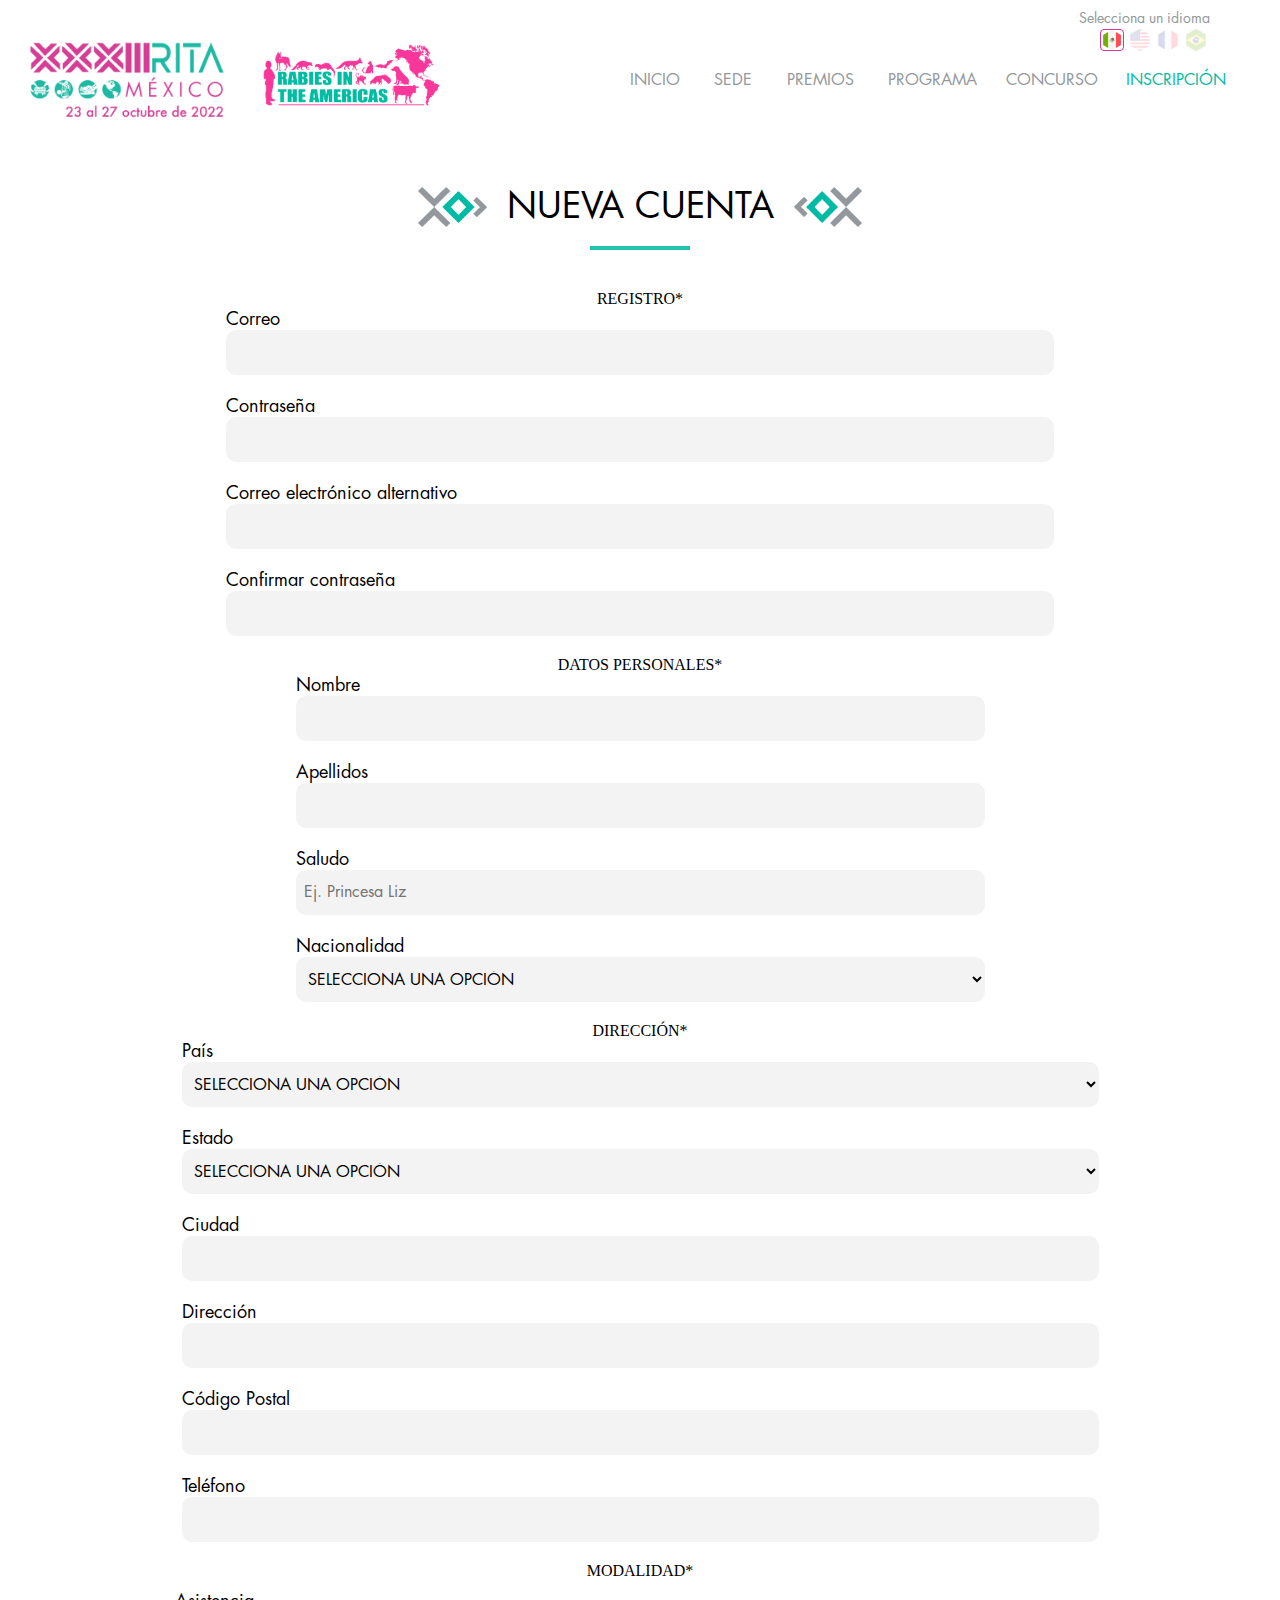
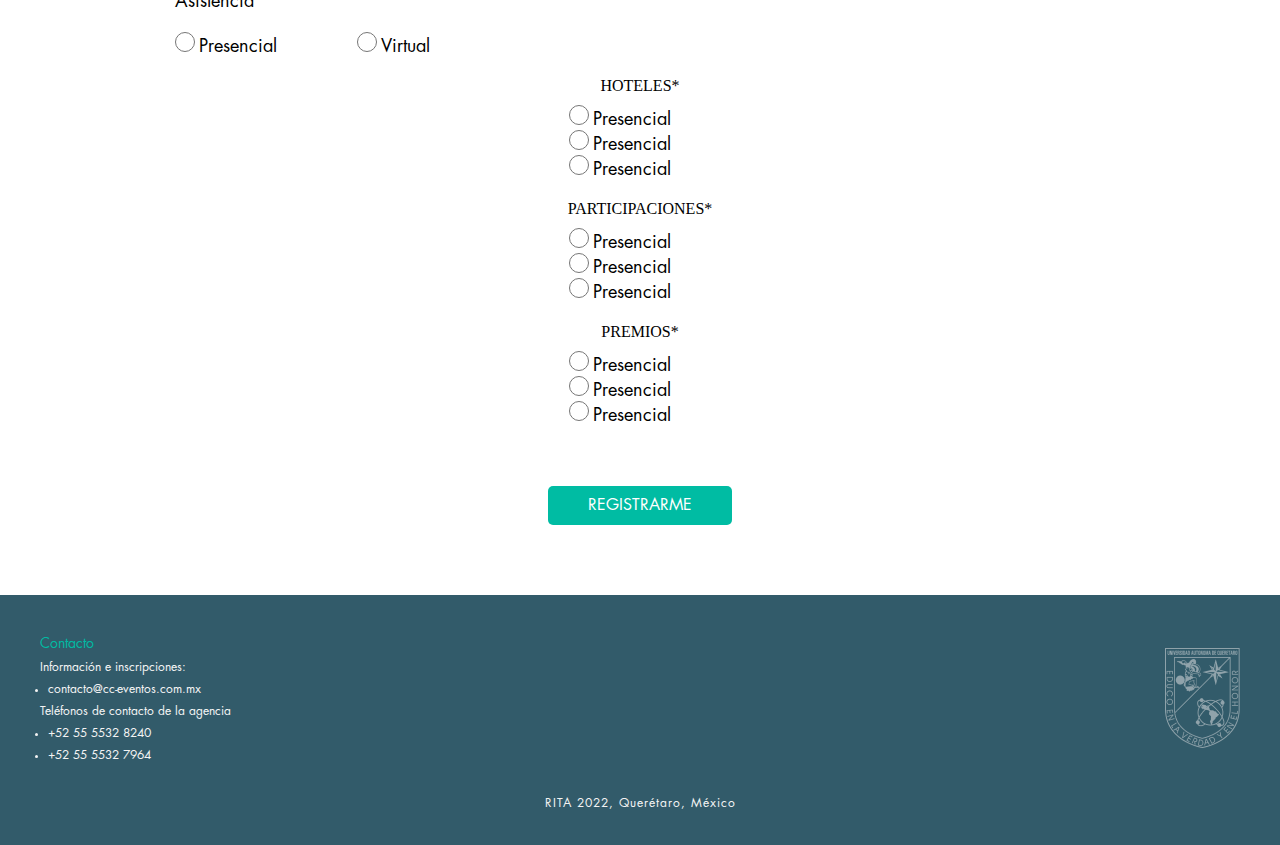
<file: nueva_cuenta.html>
<!DOCTYPE html>
<html lang="en">
<head>
    <meta charset="UTF-8" />
    <meta http-equiv="X-UA-Compatible" content="IE=edge" />
    <meta name="viewport" content="width=device-width, initial-scale=1.0" />
    <link rel="stylesheet" href="styles/main-styles.css" />
    <link rel="stylesheet" href="styles/index-styles.css" />
    <link rel="stylesheet" href="styles/nueva-cuenta-styles.css" />
    <link rel="stylesheet" href="styles/form-styles.css" />
    <link href="https://unpkg.com/aos@2.3.1/dist/aos.css" rel="stylesheet" />
    <link rel="preload" href="fonts/FuturaStd-Book.woff2" as="font" type="font/woff2" crossorigin>

    <script src="scripts/crear-header.js"></script>
    <script src="scripts/crear-footer.js"></script>

    <title>Nueva Cuenta</title>
</head>
<body>
    <crear-header></crear-header>
    <div class="container">
        <div class="nueva-cuenta">
            <div class="section-title">
                <img class="title-texture" src="img/title-textures/title-texture2_1.png" alt="" />
                <span class="title1"> NUEVA CUENTA </span>
                <img class="title-texture" src="img/title-textures/title-texture2_2.png" alt="" />
            </div>
            <hr class="title-line">


            <form action="">

                <div class="title-section-form">REGISTRO*</div>

                <div class="section-form">
                    <div class="form-column form-column-left">
                        <label for="Correo">Correo</label>
                        <input type="email" name="Correo" id="Correo">
                        
                        <label for="Contrasenia">Contraseña</label>
                        <input type="password" name="Contrasenia" id="Contrasenia">
                        
                    </div>

                    <div class="form-column form-column-right">
                        <label for="CorreoAlt">Correo electrónico alternativo</label>
                        <input type="email" name="CorreoAlt" id="CorreoAlt">
    
                        <label for="ContraseniaConf">Confirmar contraseña</label>
                        <input type="password" name="ContraseniaConf" id="ContraseniaConf">
                    </div>
                </div>
                

                <div class="title-section-form">DATOS PERSONALES*</div>
                <div class="section-form">
                    <div class="form-column form-column-left">
                        <label for="Nombre">Nombre</label>
                        <input type="text" name="Nombre" id="Nombre">
                        
                        <label for="Apellidos">Apellidos</label>
                        <input type="text" name="Apellidos" id="Apellidos">
                        
                    </div>

                    <div class="form-column form-column-right">
                        <label for="Saludo">Saludo</label>
                        <input type="text" name="Saludo" id="Saludo" placeholder="Ej. Princesa Liz">
                        
                        <label for="Nacionalidad">Nacionalidad</label>
                        <select name="Nacionalidad" id="Nacionalidad">
                            <option value="" disabled selected>SELECCIONA UNA OPCIÓN</option>
                            <option value="AF">Afganistán</option>
                            <option value="AL">Albania</option>
                            <option value="DE">Alemania</option>
                            <option value="AD">Andorra</option>
                            <option value="AO">Angola</option>
                            <option value="AI">Anguilla</option>
                            <option value="AQ">Antártida</option>
                            <option value="AG">Antigua y Barbuda</option>
                            <option value="AN">Antillas Holandesas</option>
                            <option value="SA">Arabia Saudí</option>
                            <option value="DZ">Argelia</option>
                            <option value="AR">Argentina</option>
                            <option value="AM">Armenia</option>
                            <option value="AW">Aruba</option>
                            <option value="AU">Australia</option>
                            <option value="AT">Austria</option>
                            <option value="AZ">Azerbaiyán</option>
                            <option value="BS">Bahamas</option>
                            <option value="BH">Bahrein</option>
                            <option value="BD">Bangladesh</option>
                            <option value="BB">Barbados</option>
                            <option value="BE">Bélgica</option>
                            <option value="BZ">Belice</option>
                            <option value="BJ">Benin</option>
                            <option value="BM">Bermudas</option>
                            <option value="BY">Bielorrusia</option>
                            <option value="MM">Birmania</option>
                            <option value="BO">Bolivia</option>
                            <option value="BA">Bosnia y Herzegovina</option>
                            <option value="BW">Botswana</option>
                            <option value="BR">Brasil</option>
                            <option value="BN">Brunei</option>
                            <option value="BG">Bulgaria</option>
                            <option value="BF">Burkina Faso</option>
                            <option value="BI">Burundi</option>
                            <option value="BT">Bután</option>
                            <option value="CV">Cabo Verde</option>
                            <option value="KH">Camboya</option>
                            <option value="CM">Camerún</option>
                            <option value="CA">Canadá</option>
                            <option value="TD">Chad</option>
                            <option value="CL">Chile</option>
                            <option value="CN">China</option>
                            <option value="CY">Chipre</option>
                            <option value="VA">Ciudad del Vaticano (Santa Sede)</option>
                            <option value="CO">Colombia</option>
                            <option value="KM">Comores</option>
                            <option value="CG">Congo</option>
                            <option value="CD">Congo, República Democrática del</option>
                            <option value="KR">Corea</option>
                            <option value="KP">Corea del Norte</option>
                            <option value="CI">Costa de Marfíl</option>
                            <option value="CR">Costa Rica</option>
                            <option value="HR">Croacia (Hrvatska)</option>
                            <option value="CU">Cuba</option>
                            <option value="DK">Dinamarca</option>
                            <option value="DJ">Djibouti</option>
                            <option value="DM">Dominica</option>
                            <option value="EC">Ecuador</option>
                            <option value="EG">Egipto</option>
                            <option value="SV">El Salvador</option>
                            <option value="AE">Emiratos Árabes Unidos</option>
                            <option value="ER">Eritrea</option>
                            <option value="SI">Eslovenia</option>
                            <option value="ES">España</option>
                            <option value="US">Estados Unidos</option>
                            <option value="EE">Estonia</option>
                            <option value="ET">Etiopía</option>
                            <option value="FJ">Fiji</option>
                            <option value="PH">Filipinas</option>
                            <option value="FI">Finlandia</option>
                            <option value="FR">Francia</option>
                            <option value="GA">Gabón</option>
                            <option value="GM">Gambia</option>
                            <option value="GE">Georgia</option>
                            <option value="GH">Ghana</option>
                            <option value="GI">Gibraltar</option>
                            <option value="GD">Granada</option>
                            <option value="GR">Grecia</option>
                            <option value="GL">Groenlandia</option>
                            <option value="GP">Guadalupe</option>
                            <option value="GU">Guam</option>
                            <option value="GT">Guatemala</option>
                            <option value="GY">Guayana</option>
                            <option value="GF">Guayana Francesa</option>
                            <option value="GN">Guinea</option>
                            <option value="GQ">Guinea Ecuatorial</option>
                            <option value="GW">Guinea-Bissau</option>
                            <option value="HT">Haití</option>
                            <option value="HN">Honduras</option>
                            <option value="HU">Hungría</option>
                            <option value="IN">India</option>
                            <option value="ID">Indonesia</option>
                            <option value="IQ">Irak</option>
                            <option value="IR">Irán</option>
                            <option value="IE">Irlanda</option>
                            <option value="BV">Isla Bouvet</option>
                            <option value="CX">Isla de Christmas</option>
                            <option value="IS">Islandia</option>
                            <option value="KY">Islas Caimán</option>
                            <option value="CK">Islas Cook</option>
                            <option value="CC">Islas de Cocos o Keeling</option>
                            <option value="FO">Islas Faroe</option>
                            <option value="HM">Islas Heard y McDonald</option>
                            <option value="FK">Islas Malvinas</option>
                            <option value="MP">Islas Marianas del Norte</option>
                            <option value="MH">Islas Marshall</option>
                            <option value="UM">Islas menores de Estados Unidos</option>
                            <option value="PW">Islas Palau</option>
                            <option value="SB">Islas Salomón</option>
                            <option value="SJ">Islas Svalbard y Jan Mayen</option>
                            <option value="TK">Islas Tokelau</option>
                            <option value="TC">Islas Turks y Caicos</option>
                            <option value="VI">Islas Vírgenes (EEUU)</option>
                            <option value="VG">Islas Vírgenes (Reino Unido)</option>
                            <option value="WF">Islas Wallis y Futuna</option>
                            <option value="IL">Israel</option>
                            <option value="IT">Italia</option>
                            <option value="JM">Jamaica</option>
                            <option value="JP">Japón</option>
                            <option value="JO">Jordania</option>
                            <option value="KZ">Kazajistán</option>
                            <option value="KE">Kenia</option>
                            <option value="KG">Kirguizistán</option>
                            <option value="KI">Kiribati</option>
                            <option value="KW">Kuwait</option>
                            <option value="LA">Laos</option>
                            <option value="LS">Lesotho</option>
                            <option value="LV">Letonia</option>
                            <option value="LB">Líbano</option>
                            <option value="LR">Liberia</option>
                            <option value="LY">Libia</option>
                            <option value="LI">Liechtenstein</option>
                            <option value="LT">Lituania</option>
                            <option value="LU">Luxemburgo</option>
                            <option value="MK">Macedonia, Ex-República Yugoslava de</option>
                            <option value="MG">Madagascar</option>
                            <option value="MY">Malasia</option>
                            <option value="MW">Malawi</option>
                            <option value="MV">Maldivas</option>
                            <option value="ML">Malí</option>
                            <option value="MT">Malta</option>
                            <option value="MA">Marruecos</option>
                            <option value="MQ">Martinica</option>
                            <option value="MU">Mauricio</option>
                            <option value="MR">Mauritania</option>
                            <option value="YT">Mayotte</option>
                            <option value="MX">México</option>
                            <option value="FM">Micronesia</option>
                            <option value="MD">Moldavia</option>
                            <option value="MC">Mónaco</option>
                            <option value="MN">Mongolia</option>
                            <option value="MS">Montserrat</option>
                            <option value="MZ">Mozambique</option>
                            <option value="NA">Namibia</option>
                            <option value="NR">Nauru</option>
                            <option value="NP">Nepal</option>
                            <option value="NI">Nicaragua</option>
                            <option value="NE">Níger</option>
                            <option value="NG">Nigeria</option>
                            <option value="NU">Niue</option>
                            <option value="NF">Norfolk</option>
                            <option value="NO">Noruega</option>
                            <option value="NC">Nueva Caledonia</option>
                            <option value="NZ">Nueva Zelanda</option>
                            <option value="OM">Omán</option>
                            <option value="NL">Países Bajos</option>
                            <option value="PA">Panamá</option>
                            <option value="PG">Papúa Nueva Guinea</option>
                            <option value="PK">Paquistán</option>
                            <option value="PY">Paraguay</option>
                            <option value="PE">Perú</option>
                            <option value="PN">Pitcairn</option>
                            <option value="PF">Polinesia Francesa</option>
                            <option value="PL">Polonia</option>
                            <option value="PT">Portugal</option>
                            <option value="PR">Puerto Rico</option>
                            <option value="QA">Qatar</option>
                            <option value="UK">Reino Unido</option>
                            <option value="CF">República Centroafricana</option>
                            <option value="CZ">República Checa</option>
                            <option value="ZA">República de Sudáfrica</option>
                            <option value="DO">República Dominicana</option>
                            <option value="SK">República Eslovaca</option>
                            <option value="RE">Reunión</option>
                            <option value="RW">Ruanda</option>
                            <option value="RO">Rumania</option>
                            <option value="RU">Rusia</option>
                            <option value="EH">Sahara Occidental</option>
                            <option value="KN">Saint Kitts y Nevis</option>
                            <option value="WS">Samoa</option>
                            <option value="AS">Samoa Americana</option>
                            <option value="SM">San Marino</option>
                            <option value="VC">San Vicente y Granadinas</option>
                            <option value="SH">Santa Helena</option>
                            <option value="LC">Santa Lucía</option>
                            <option value="ST">Santo Tomé y Príncipe</option>
                            <option value="SN">Senegal</option>
                            <option value="SC">Seychelles</option>
                            <option value="SL">Sierra Leona</option>
                            <option value="SG">Singapur</option>
                            <option value="SY">Siria</option>
                            <option value="SO">Somalia</option>
                            <option value="LK">Sri Lanka</option>
                            <option value="PM">St Pierre y Miquelon</option>
                            <option value="SZ">Suazilandia</option>
                            <option value="SD">Sudán</option>
                            <option value="SE">Suecia</option>
                            <option value="CH">Suiza</option>
                            <option value="SR">Surinam</option>
                            <option value="TH">Tailandia</option>
                            <option value="TW">Taiwán</option>
                            <option value="TZ">Tanzania</option>
                            <option value="TJ">Tayikistán</option>
                            <option value="TF">Territorios franceses del Sur</option>
                            <option value="TP">Timor Oriental</option>
                            <option value="TG">Togo</option>
                            <option value="TO">Tonga</option>
                            <option value="TT">Trinidad y Tobago</option>
                            <option value="TN">Túnez</option>
                            <option value="TM">Turkmenistán</option>
                            <option value="TR">Turquía</option>
                            <option value="TV">Tuvalu</option>
                            <option value="UA">Ucrania</option>
                            <option value="UG">Uganda</option>
                            <option value="UY">Uruguay</option>
                            <option value="UZ">Uzbekistán</option>
                            <option value="VU">Vanuatu</option>
                            <option value="VE">Venezuela</option>
                            <option value="VN">Vietnam</option>
                            <option value="YE">Yemen</option>
                            <option value="YU">Yugoslavia</option>
                            <option value="ZM">Zambia</option>
                            <option value="ZW">Zimbabue</option>
                        </select>
                    </div>
                </div>
                

                <div class="title-section-form">DIRECCIÓN*</div>
                <div class="section-form">
                    <div class="form-column form-column-left">
                        <label for="Pais">País</label>
                        <select name="Pais" id="Pais">
                            <option value="" disabled selected>SELECCIONA UNA OPCIÓN</option>
                            <option value="AF">Afganistán</option>
                            <option value="AL">Albania</option>
                            <option value="DE">Alemania</option>
                            <option value="AD">Andorra</option>
                            <option value="AO">Angola</option>
                            <option value="AI">Anguilla</option>
                            <option value="AQ">Antártida</option>
                            <option value="AG">Antigua y Barbuda</option>
                            <option value="AN">Antillas Holandesas</option>
                            <option value="SA">Arabia Saudí</option>
                            <option value="DZ">Argelia</option>
                            <option value="AR">Argentina</option>
                            <option value="AM">Armenia</option>
                            <option value="AW">Aruba</option>
                            <option value="AU">Australia</option>
                            <option value="AT">Austria</option>
                            <option value="AZ">Azerbaiyán</option>
                            <option value="BS">Bahamas</option>
                            <option value="BH">Bahrein</option>
                            <option value="BD">Bangladesh</option>
                            <option value="BB">Barbados</option>
                            <option value="BE">Bélgica</option>
                            <option value="BZ">Belice</option>
                            <option value="BJ">Benin</option>
                            <option value="BM">Bermudas</option>
                            <option value="BY">Bielorrusia</option>
                            <option value="MM">Birmania</option>
                            <option value="BO">Bolivia</option>
                            <option value="BA">Bosnia y Herzegovina</option>
                            <option value="BW">Botswana</option>
                            <option value="BR">Brasil</option>
                            <option value="BN">Brunei</option>
                            <option value="BG">Bulgaria</option>
                            <option value="BF">Burkina Faso</option>
                            <option value="BI">Burundi</option>
                            <option value="BT">Bután</option>
                            <option value="CV">Cabo Verde</option>
                            <option value="KH">Camboya</option>
                            <option value="CM">Camerún</option>
                            <option value="CA">Canadá</option>
                            <option value="TD">Chad</option>
                            <option value="CL">Chile</option>
                            <option value="CN">China</option>
                            <option value="CY">Chipre</option>
                            <option value="VA">Ciudad del Vaticano (Santa Sede)</option>
                            <option value="CO">Colombia</option>
                            <option value="KM">Comores</option>
                            <option value="CG">Congo</option>
                            <option value="CD">Congo, República Democrática del</option>
                            <option value="KR">Corea</option>
                            <option value="KP">Corea del Norte</option>
                            <option value="CI">Costa de Marfíl</option>
                            <option value="CR">Costa Rica</option>
                            <option value="HR">Croacia (Hrvatska)</option>
                            <option value="CU">Cuba</option>
                            <option value="DK">Dinamarca</option>
                            <option value="DJ">Djibouti</option>
                            <option value="DM">Dominica</option>
                            <option value="EC">Ecuador</option>
                            <option value="EG">Egipto</option>
                            <option value="SV">El Salvador</option>
                            <option value="AE">Emiratos Árabes Unidos</option>
                            <option value="ER">Eritrea</option>
                            <option value="SI">Eslovenia</option>
                            <option value="ES">España</option>
                            <option value="US">Estados Unidos</option>
                            <option value="EE">Estonia</option>
                            <option value="ET">Etiopía</option>
                            <option value="FJ">Fiji</option>
                            <option value="PH">Filipinas</option>
                            <option value="FI">Finlandia</option>
                            <option value="FR">Francia</option>
                            <option value="GA">Gabón</option>
                            <option value="GM">Gambia</option>
                            <option value="GE">Georgia</option>
                            <option value="GH">Ghana</option>
                            <option value="GI">Gibraltar</option>
                            <option value="GD">Granada</option>
                            <option value="GR">Grecia</option>
                            <option value="GL">Groenlandia</option>
                            <option value="GP">Guadalupe</option>
                            <option value="GU">Guam</option>
                            <option value="GT">Guatemala</option>
                            <option value="GY">Guayana</option>
                            <option value="GF">Guayana Francesa</option>
                            <option value="GN">Guinea</option>
                            <option value="GQ">Guinea Ecuatorial</option>
                            <option value="GW">Guinea-Bissau</option>
                            <option value="HT">Haití</option>
                            <option value="HN">Honduras</option>
                            <option value="HU">Hungría</option>
                            <option value="IN">India</option>
                            <option value="ID">Indonesia</option>
                            <option value="IQ">Irak</option>
                            <option value="IR">Irán</option>
                            <option value="IE">Irlanda</option>
                            <option value="BV">Isla Bouvet</option>
                            <option value="CX">Isla de Christmas</option>
                            <option value="IS">Islandia</option>
                            <option value="KY">Islas Caimán</option>
                            <option value="CK">Islas Cook</option>
                            <option value="CC">Islas de Cocos o Keeling</option>
                            <option value="FO">Islas Faroe</option>
                            <option value="HM">Islas Heard y McDonald</option>
                            <option value="FK">Islas Malvinas</option>
                            <option value="MP">Islas Marianas del Norte</option>
                            <option value="MH">Islas Marshall</option>
                            <option value="UM">Islas menores de Estados Unidos</option>
                            <option value="PW">Islas Palau</option>
                            <option value="SB">Islas Salomón</option>
                            <option value="SJ">Islas Svalbard y Jan Mayen</option>
                            <option value="TK">Islas Tokelau</option>
                            <option value="TC">Islas Turks y Caicos</option>
                            <option value="VI">Islas Vírgenes (EEUU)</option>
                            <option value="VG">Islas Vírgenes (Reino Unido)</option>
                            <option value="WF">Islas Wallis y Futuna</option>
                            <option value="IL">Israel</option>
                            <option value="IT">Italia</option>
                            <option value="JM">Jamaica</option>
                            <option value="JP">Japón</option>
                            <option value="JO">Jordania</option>
                            <option value="KZ">Kazajistán</option>
                            <option value="KE">Kenia</option>
                            <option value="KG">Kirguizistán</option>
                            <option value="KI">Kiribati</option>
                            <option value="KW">Kuwait</option>
                            <option value="LA">Laos</option>
                            <option value="LS">Lesotho</option>
                            <option value="LV">Letonia</option>
                            <option value="LB">Líbano</option>
                            <option value="LR">Liberia</option>
                            <option value="LY">Libia</option>
                            <option value="LI">Liechtenstein</option>
                            <option value="LT">Lituania</option>
                            <option value="LU">Luxemburgo</option>
                            <option value="MK">Macedonia, Ex-República Yugoslava de</option>
                            <option value="MG">Madagascar</option>
                            <option value="MY">Malasia</option>
                            <option value="MW">Malawi</option>
                            <option value="MV">Maldivas</option>
                            <option value="ML">Malí</option>
                            <option value="MT">Malta</option>
                            <option value="MA">Marruecos</option>
                            <option value="MQ">Martinica</option>
                            <option value="MU">Mauricio</option>
                            <option value="MR">Mauritania</option>
                            <option value="YT">Mayotte</option>
                            <option value="MX">México</option>
                            <option value="FM">Micronesia</option>
                            <option value="MD">Moldavia</option>
                            <option value="MC">Mónaco</option>
                            <option value="MN">Mongolia</option>
                            <option value="MS">Montserrat</option>
                            <option value="MZ">Mozambique</option>
                            <option value="NA">Namibia</option>
                            <option value="NR">Nauru</option>
                            <option value="NP">Nepal</option>
                            <option value="NI">Nicaragua</option>
                            <option value="NE">Níger</option>
                            <option value="NG">Nigeria</option>
                            <option value="NU">Niue</option>
                            <option value="NF">Norfolk</option>
                            <option value="NO">Noruega</option>
                            <option value="NC">Nueva Caledonia</option>
                            <option value="NZ">Nueva Zelanda</option>
                            <option value="OM">Omán</option>
                            <option value="NL">Países Bajos</option>
                            <option value="PA">Panamá</option>
                            <option value="PG">Papúa Nueva Guinea</option>
                            <option value="PK">Paquistán</option>
                            <option value="PY">Paraguay</option>
                            <option value="PE">Perú</option>
                            <option value="PN">Pitcairn</option>
                            <option value="PF">Polinesia Francesa</option>
                            <option value="PL">Polonia</option>
                            <option value="PT">Portugal</option>
                            <option value="PR">Puerto Rico</option>
                            <option value="QA">Qatar</option>
                            <option value="UK">Reino Unido</option>
                            <option value="CF">República Centroafricana</option>
                            <option value="CZ">República Checa</option>
                            <option value="ZA">República de Sudáfrica</option>
                            <option value="DO">República Dominicana</option>
                            <option value="SK">República Eslovaca</option>
                            <option value="RE">Reunión</option>
                            <option value="RW">Ruanda</option>
                            <option value="RO">Rumania</option>
                            <option value="RU">Rusia</option>
                            <option value="EH">Sahara Occidental</option>
                            <option value="KN">Saint Kitts y Nevis</option>
                            <option value="WS">Samoa</option>
                            <option value="AS">Samoa Americana</option>
                            <option value="SM">San Marino</option>
                            <option value="VC">San Vicente y Granadinas</option>
                            <option value="SH">Santa Helena</option>
                            <option value="LC">Santa Lucía</option>
                            <option value="ST">Santo Tomé y Príncipe</option>
                            <option value="SN">Senegal</option>
                            <option value="SC">Seychelles</option>
                            <option value="SL">Sierra Leona</option>
                            <option value="SG">Singapur</option>
                            <option value="SY">Siria</option>
                            <option value="SO">Somalia</option>
                            <option value="LK">Sri Lanka</option>
                            <option value="PM">St Pierre y Miquelon</option>
                            <option value="SZ">Suazilandia</option>
                            <option value="SD">Sudán</option>
                            <option value="SE">Suecia</option>
                            <option value="CH">Suiza</option>
                            <option value="SR">Surinam</option>
                            <option value="TH">Tailandia</option>
                            <option value="TW">Taiwán</option>
                            <option value="TZ">Tanzania</option>
                            <option value="TJ">Tayikistán</option>
                            <option value="TF">Territorios franceses del Sur</option>
                            <option value="TP">Timor Oriental</option>
                            <option value="TG">Togo</option>
                            <option value="TO">Tonga</option>
                            <option value="TT">Trinidad y Tobago</option>
                            <option value="TN">Túnez</option>
                            <option value="TM">Turkmenistán</option>
                            <option value="TR">Turquía</option>
                            <option value="TV">Tuvalu</option>
                            <option value="UA">Ucrania</option>
                            <option value="UG">Uganda</option>
                            <option value="UY">Uruguay</option>
                            <option value="UZ">Uzbekistán</option>
                            <option value="VU">Vanuatu</option>
                            <option value="VE">Venezuela</option>
                            <option value="VN">Vietnam</option>
                            <option value="YE">Yemen</option>
                            <option value="YU">Yugoslavia</option>
                            <option value="ZM">Zambia</option>
                            <option value="ZW">Zimbabue</option>
                        </select>
                        
                        <label for="Estado">Estado</label>
                        <select name="Estado" id="Estado">
                            <option value="" disabled selected>SELECCIONA UNA OPCIÓN</option>      
                            <option value="Aguascalientes">Aguascalientes</option>
                            <option value="Baja California">Baja California</option>
                            <option value="Baja California Sur">Baja California Sur</option>
                            <option value="Campeche">Campeche</option>
                            <option value="Chiapas">Chiapas</option>
                            <option value="Chihuahua">Chihuahua</option>
                            <option value="CDMX">Ciudad de México</option>
                            <option value="Coahuila">Coahuila</option>
                            <option value="Colima">Colima</option>
                            <option value="Durango">Durango</option>
                            <option value="Estado de México">Estado de México</option>
                            <option value="Guanajuato">Guanajuato</option>
                            <option value="Guerrero">Guerrero</option>
                            <option value="Hidalgo">Hidalgo</option>
                            <option value="Jalisco">Jalisco</option>
                            <option value="Michoacán">Michoacán</option>
                            <option value="Morelos">Morelos</option>
                            <option value="Nayarit">Nayarit</option>
                            <option value="Nuevo León">Nuevo León</option>
                            <option value="Oaxaca">Oaxaca</option>
                            <option value="Puebla">Puebla</option>
                            <option value="Querétaro">Querétaro</option>
                            <option value="Quintana Roo">Quintana Roo</option>
                            <option value="San Luis Potosí">San Luis Potosí</option>
                            <option value="Sinaloa">Sinaloa</option>
                            <option value="Sonora">Sonora</option>
                            <option value="Tabasco">Tabasco</option>
                            <option value="Tamaulipas">Tamaulipas</option>
                            <option value="Tlaxcala">Tlaxcala</option>
                            <option value="Veracruz">Veracruz</option>
                            <option value="Yucatán">Yucatán</option>
                            <option value="Zacatecas">Zacatecas</option>
                        </select>
                        
                        <label for="Ciudad">Ciudad</label>
                        <input type="text" name="Ciudad" id="Ciudad">
                        
                    </div>

                    <div class="form-column form-column-right">
                        <label for="Direccion">Dirección</label>
                        <input type="text" name="Direccion" id="Direccion">
                        
                        <label for="CodigoPostal">Código Postal</label>
                        <input type="text" name="CodigoPostal" id="CodigoPostal">

                        <label for="Telefono">Teléfono</label>
                        <input type="tel" name="Telefono" id="Telefono">
                        </select>
                    </div>
                </div>


                <div class="title-section-form">MODALIDAD*</div>

                <div class="section-form-2">
                    <label>Asistencia</label>

                    <div class="radio-form-container">
                        <div class="form-radio-option-1">
                            <input type="radio" name="Asistencia" id="Presencial" value="Presencial">
                            <label for="Presencial">Presencial</label>
                        </div>
    
                        <div class="form-radio-option-2">
                            <input type="radio" name="Asistencia" id="Virtual" value="Virtual">
                            <label for="Virtual">Virtual</label>
                        </div>
                    </div>
                    
                </div>
                
                <div class="title-section-form">HOTELES*</div>

                <div class="radio-form-container-col">
                    <div class="form-radio-option-1">
                        <input type="radio" name="Asistencia" id="Presencial" value="Presencial">
                        <label for="Presencial">Presencial</label>
                    </div>
                    <div class="form-radio-option-1">
                        <input type="radio" name="Asistencia" id="Presencial" value="Presencial">
                        <label for="Presencial">Presencial</label>
                    </div>
                    <div class="form-radio-option-1">
                        <input type="radio" name="Asistencia" id="Presencial" value="Presencial">
                        <label for="Presencial">Presencial</label>
                    </div>
                </div>

                <div class="title-section-form">PARTICIPACIONES*</div>

                <div class="radio-form-container-col">
                    <div class="form-radio-option-1">
                        <input type="radio" name="Asistencia" id="Presencial" value="Presencial">
                        <label for="Presencial">Presencial</label>
                    </div>
                    <div class="form-radio-option-1">
                        <input type="radio" name="Asistencia" id="Presencial" value="Presencial">
                        <label for="Presencial">Presencial</label>
                    </div>
                    <div class="form-radio-option-1">
                        <input type="radio" name="Asistencia" id="Presencial" value="Presencial">
                        <label for="Presencial">Presencial</label>
                    </div>
                </div>

                <div class="title-section-form">PREMIOS*</div>

                <div class="radio-form-container-col">
                    <div class="form-radio-option-1">
                        <input type="radio" name="Asistencia" id="Presencial" value="Presencial">
                        <label for="Presencial">Presencial</label>
                    </div>
                    <div class="form-radio-option-1">
                        <input type="radio" name="Asistencia" id="Presencial" value="Presencial">
                        <label for="Presencial">Presencial</label>
                    </div>
                    <div class="form-radio-option-1">
                        <input type="radio" name="Asistencia" id="Presencial" value="Presencial">
                        <label for="Presencial">Presencial</label>
                    </div>
                </div>


                

                <input type="button" value="REGISTRARME">
            </form>
        </div>
    </div>
    <crear-footer></crear-footer>
</body>
</html>
</file>
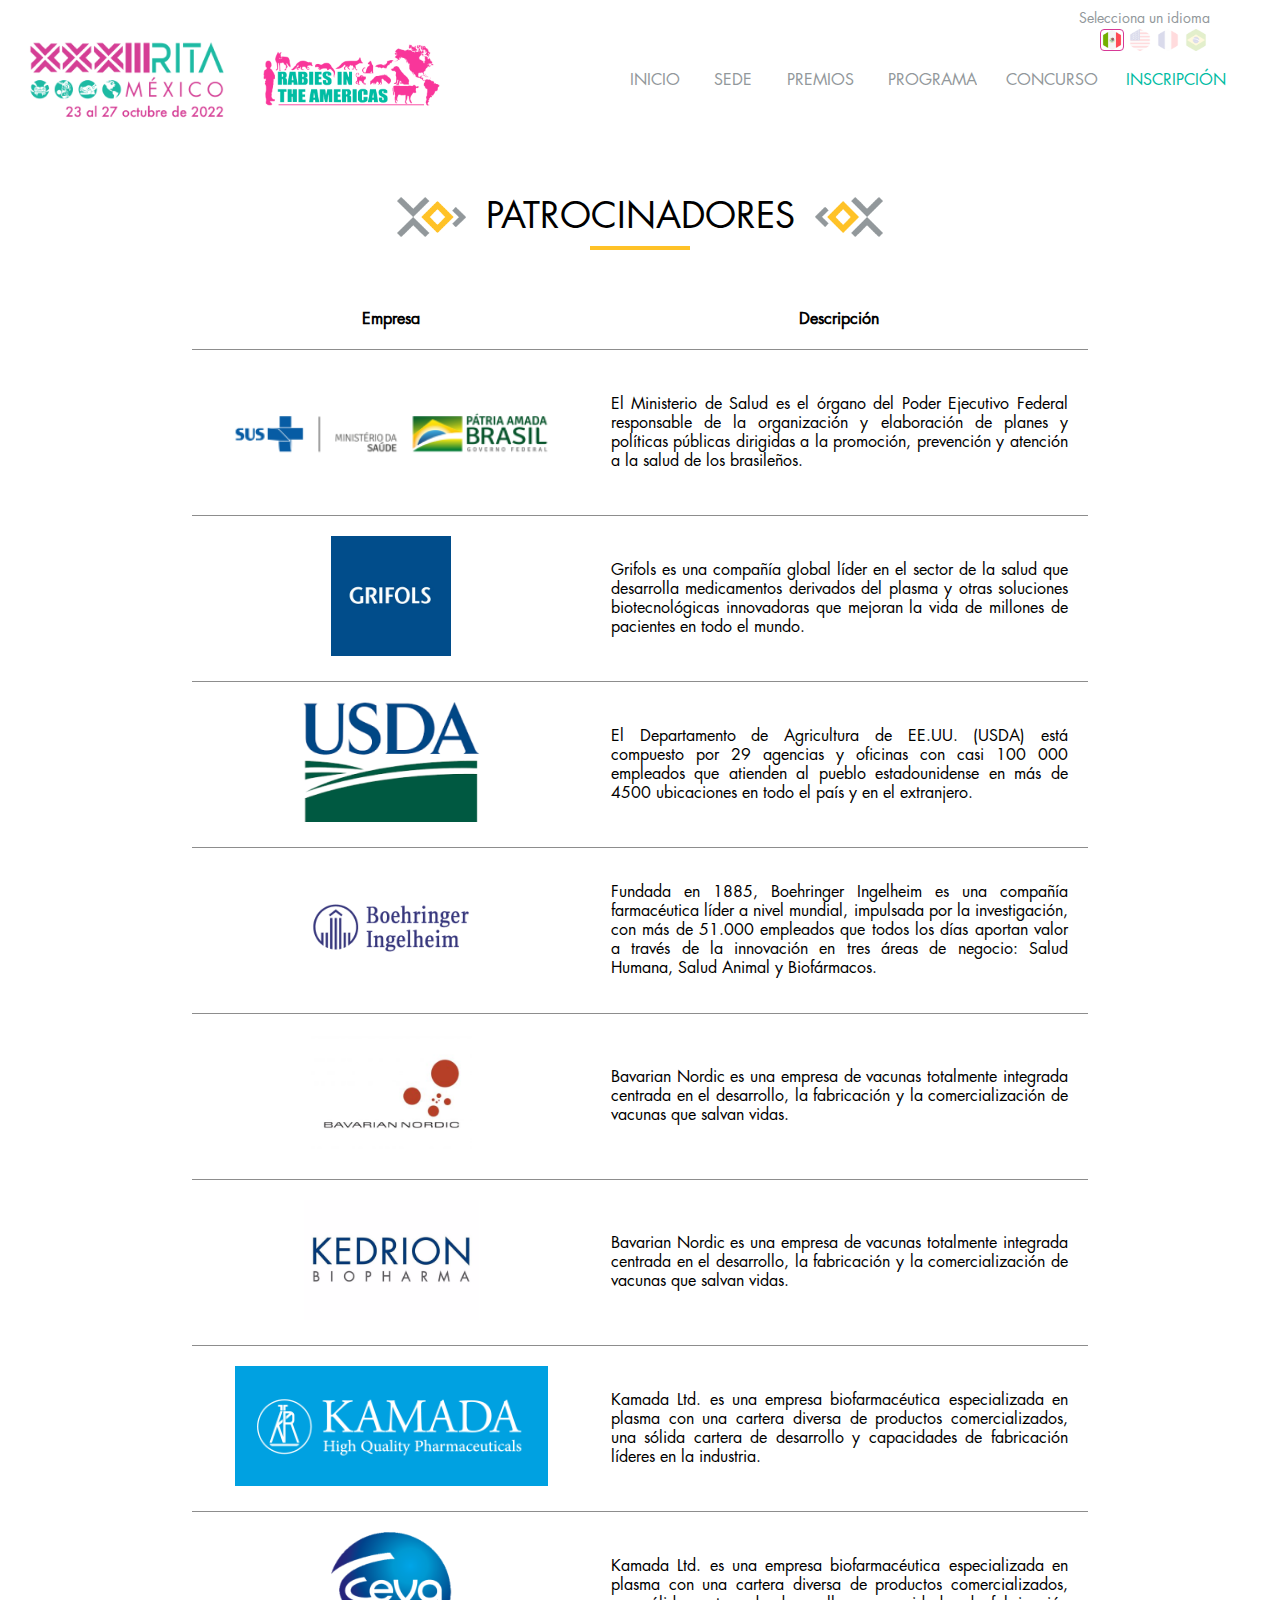
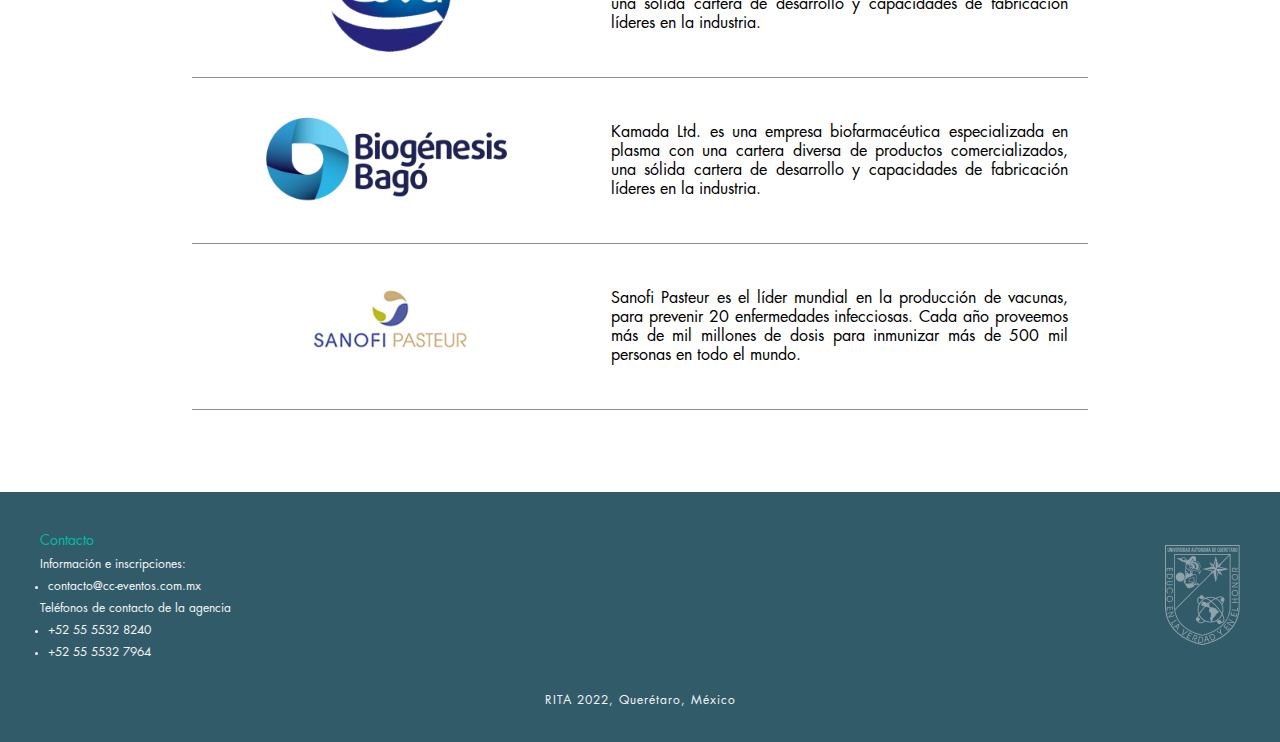
<file: patrocinadores.html>
<!DOCTYPE html>
<html lang="en">

<head>
    <meta charset="UTF-8" />
    <meta http-equiv="X-UA-Compatible" content="IE=edge" />
    <meta name="viewport" content="width=device-width, initial-scale=1.0" />
    <link rel="stylesheet" href="styles/styles-patrocinadores.css" />
    <link href="https://unpkg.com/aos@2.3.1/dist/aos.css" rel="stylesheet" />
    <link rel="stylesheet" href="styles/main-styles.css" />
    <link rel="preload" href="fonts/FuturaStd-Book.woff2" as="font" type="font/woff2" crossorigin>

    <script src="scripts/crear-header.js"></script>
    <script src="scripts/crear-footer.js"></script>

    <title>Patrocinadores</title>
</head>

<body>
    <div class="container">
        
        <crear-header></crear-header>

        <div class="section-container">
            <div class="patrocinadores">
                <div class="section-title">
                    <img class="title-texture" src="img/title-textures/title-texture-4_1.png" alt="" />
                    <span class="title1"> PATROCINADORES </span>
                    <img class="title-texture" src="img/title-textures/title-texture-4_2.png" alt="" />
                </div>
                <hr class="title-line">

                <table>
                    <tr>
                        <th>Empresa</th>
                        <th>Descripción</th>
                    </tr>
                    <tr>
                        <td class="td-image">
                            <a href="https://www.gov.br/saude/pt-br">
                                <img src="img/patrocinadores/1LogoSUS1.png" alt="">
                            </a>
                        </td>
                        <td>
                            El Ministerio de Salud es el órgano del Poder Ejecutivo Federal responsable de la organización y elaboración de planes y políticas públicas dirigidas a la promoción, prevención y atención a la salud de los brasileños.
                        </td>
                    </tr>
                    <tr>
                        <td class="td-image">
                            <a href="https://www.grifols.com/es/home">
                                <img src="img/patrocinadores/2LogoGrifols.png" alt="">
                            </a>
                        <td>
                            Grifols es una compañía global líder en el sector de la salud que desarrolla medicamentos derivados del plasma y otras soluciones biotecnológicas innovadoras que mejoran la vida de millones de pacientes en todo el mundo.
                        </td>
                    </tr>
                    <tr>
                        <td class="td-image">
                            <a href="https://www.usda.gov/">
                                <img src="img/patrocinadores/3LogoUSDA.png" alt="">
                            </a>
                        <td>El Departamento de Agricultura de EE.UU. (USDA) está compuesto por 29 agencias y oficinas con casi 100 000 empleados que atienden al pueblo estadounidense en más de 4500 ubicaciones en todo el país y en el extranjero.</td>
                    </tr>
                    <tr>
                        <td class="td-image">
                            <a href="https://www.sudamerica.boehringer-ingelheim.com/">
                                <img src="img/patrocinadores/4LogoBI.png" alt="">
                            </a>
                        </td>
                        <td>Fundada en 1885, Boehringer Ingelheim es una compañía farmacéutica líder a nivel mundial, impulsada por la investigación, con más de 51.000 empleados que todos los días aportan valor a través de la innovación en tres áreas de negocio: Salud Humana, Salud Animal y Biofármacos.</td>
                    </tr>
                    <tr>
                        <td class="td-image">
                            <a href="">
                                <img src="img/patrocinadores/5LogoBN.png" alt="">
                            </a>
                        </td>
                        <td>Bavarian Nordic es una empresa de vacunas totalmente integrada centrada en el desarrollo, la fabricación y la comercialización de vacunas que salvan vidas.</td>
                    </tr>
                    <tr>
                        <td class="td-image">
                            <a href="">
                                <img src="img/patrocinadores/6LogoKB.png" alt="">
                            </a>
                        </td>
                        <td>Bavarian Nordic es una empresa de vacunas totalmente integrada centrada en el desarrollo, la fabricación y la comercialización de vacunas que salvan vidas.</td>
                    </tr>
                    <tr>
                        <td class="td-image">
                            <a href="">
                                <img src="img/patrocinadores/7LogoKamada.png" alt="">
                            </a>
                        </td>
                        <td>Kamada Ltd. es una empresa biofarmacéutica especializada en plasma con una cartera diversa de productos comercializados, una sólida cartera de desarrollo y capacidades de fabricación líderes en la industria.</td>
                    </tr>
                    <tr>
                        <td class="td-image">
                            <a href="">
                                <img src="img/patrocinadores/8LogoCeva.png" alt="">
                            </a>
                        </td>
                        <td>Kamada Ltd. es una empresa biofarmacéutica especializada en plasma con una cartera diversa de productos comercializados, una sólida cartera de desarrollo y capacidades de fabricación líderes en la industria.</td>
                    </tr>
                    <tr>
                        <td class="td-image">
                            <a href="">
                                <img src="img/patrocinadores/9LogoBioB.png" alt="">
                            </a>
                        </td>
                        <td>Kamada Ltd. es una empresa biofarmacéutica especializada en plasma con una cartera diversa de productos comercializados, una sólida cartera de desarrollo y capacidades de fabricación líderes en la industria.</td>
                    </tr>
                    <tr>
                        <td class="td-image">
                            <a href="">
                                <img src="img/patrocinadores/10LogoSanofi.png" alt="">
                            </a>
                        </td>
                        <td>Sanofi Pasteur es el líder mundial en la producción de vacunas, para prevenir 20 enfermedades infecciosas. Cada año proveemos más de mil millones de dosis para inmunizar más de 500 mil personas en todo el mundo.</td>
                    </tr>
                </table>
            </div>
        </div>

        <crear-footer></crear-footer>

    </div>
</body>

</html>
</file>
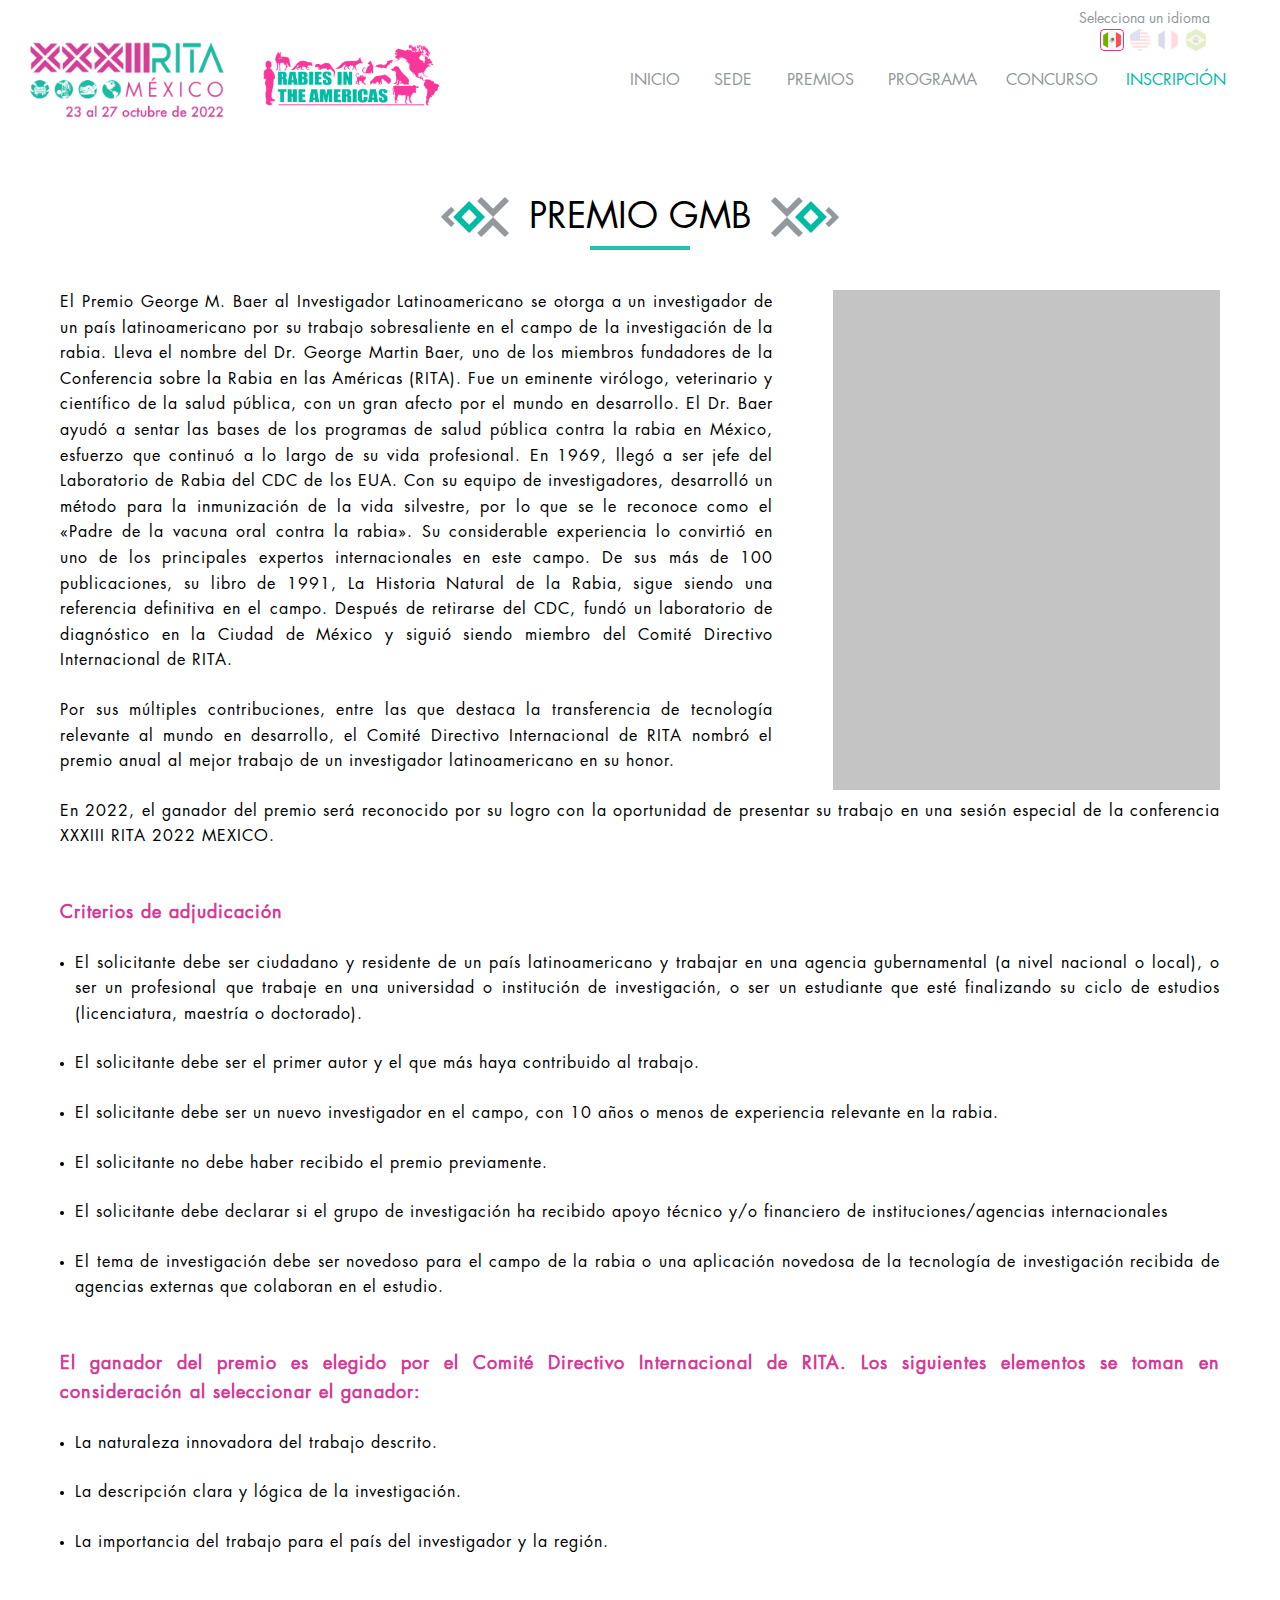
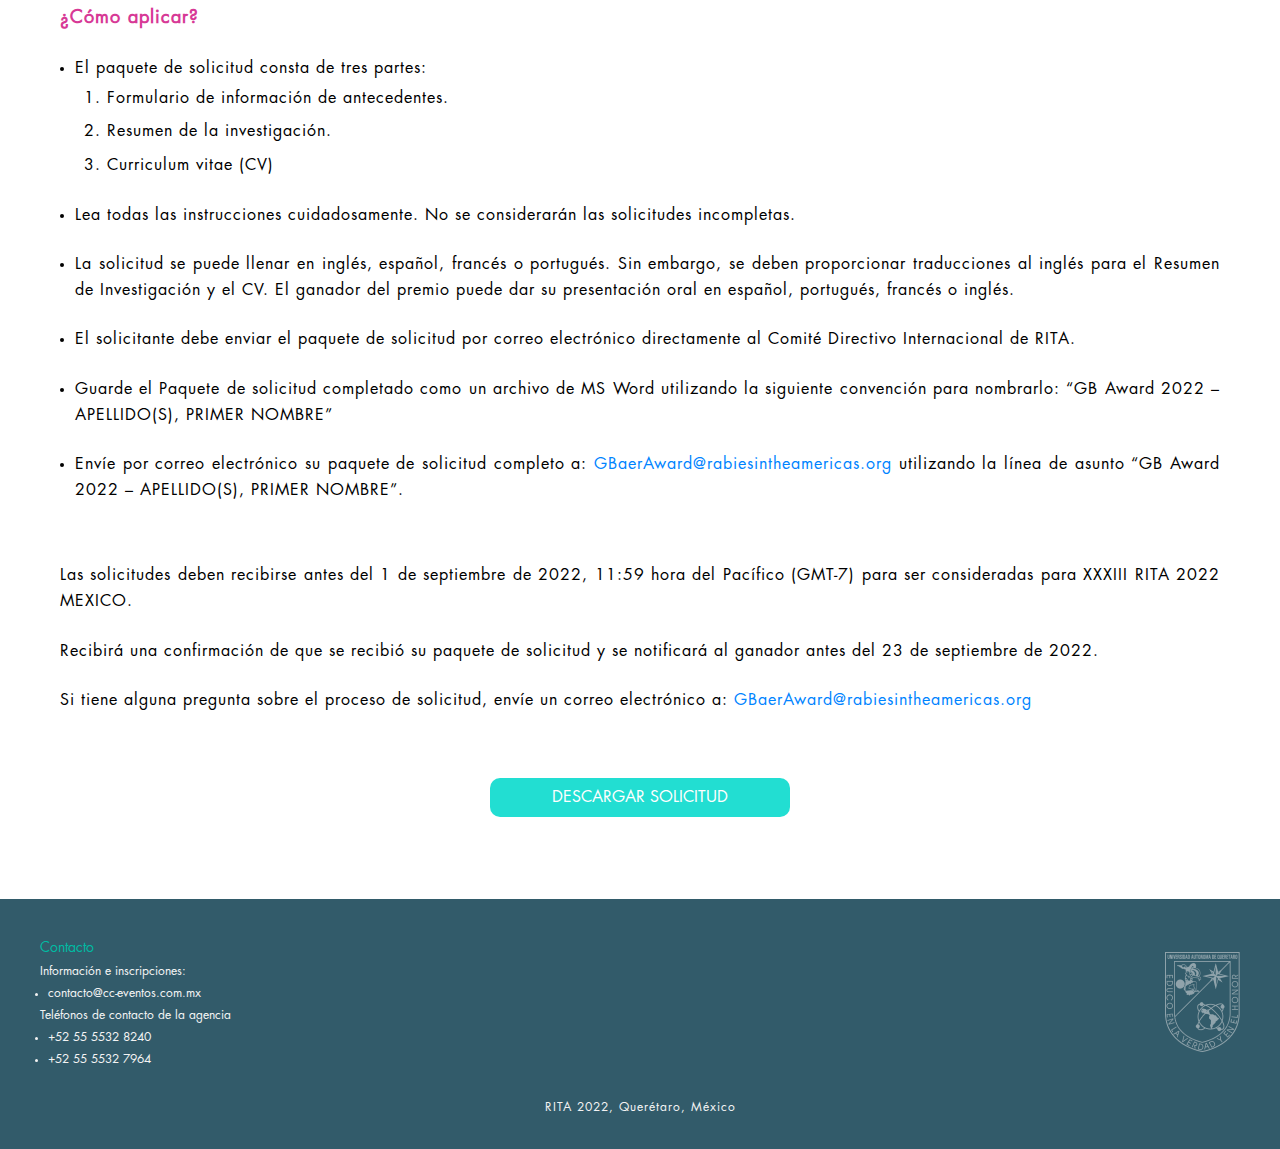
<file: premio_gmb.html>
<!DOCTYPE html>
<html lang="en">
<head>
    <meta charset="UTF-8" />
    <meta http-equiv="X-UA-Compatible" content="IE=edge" />
    <meta name="viewport" content="width=device-width, initial-scale=1.0" />
    <link rel="stylesheet" href="styles/main-styles.css" />
    <link rel="stylesheet" href="styles/info-styles.css" />
    <link href="https://unpkg.com/aos@2.3.1/dist/aos.css" rel="stylesheet" />
    <link rel="preload" href="fonts/FuturaStd-Book.woff2" as="font" type="font/woff2" crossorigin>

    <script src="scripts/crear-header.js"></script>
    <script src="scripts/crear-footer.js"></script>

    <title>Premio GMB</title>
</head>
<body>
    <crear-header></crear-header>
    <div class="section-container">
        <div class="premio-gmb">
            <div class="section-title">
                <img class="title-texture" src="img/title-textures/title-texture2_2.png" alt="" />
                <span class="title1"> PREMIO GMB </span>
                <img class="title-texture" src="img/title-textures/title-texture2_1.png" alt="" />
            </div>
            <hr class="title-line">

            <div class="info-text">
                <img src="img/premio-gmb.png" alt="">

                <p>El Premio George M. Baer al Investigador Latinoamericano se otorga a un investigador de un país latinoamericano 
                    por su trabajo sobresaliente en el campo de la investigación de la rabia. Lleva el nombre del Dr. George Martin Baer, 
                    uno de los miembros fundadores de la Conferencia sobre la Rabia en las Américas (RITA). Fue un eminente virólogo, 
                    veterinario y científico de la salud pública, con un gran afecto por el mundo en desarrollo. El Dr. Baer ayudó a sentar
                    las bases de los programas de salud pública contra la rabia en México, esfuerzo que continuó a lo largo de su vida 
                    profesional. En 1969, llegó a ser jefe del Laboratorio de Rabia del CDC de los EUA. Con su equipo de investigadores, 
                    desarrolló un método para la inmunización de la vida silvestre, por lo que se le reconoce como el «Padre de la vacuna 
                    oral contra la rabia». Su considerable experiencia lo convirtió en uno de los principales expertos internacionales en 
                    este campo. De sus más de 100 publicaciones, su libro de 1991, La Historia Natural de la Rabia, sigue siendo una 
                    referencia definitiva en el campo. Después de retirarse del CDC, fundó un laboratorio de diagnóstico en la Ciudad de 
                    México y siguió siendo miembro del Comité Directivo Internacional de RITA.
                </p>
                
                <p>
                    Por sus múltiples contribuciones, entre las que destaca la transferencia de tecnología relevante al mundo en desarrollo, 
                    el Comité Directivo Internacional de RITA nombró el premio anual al mejor trabajo de un investigador latinoamericano en su honor.
                </p>
                
                <p>
                    En 2022, el ganador del premio será reconocido por su logro con la oportunidad de presentar su trabajo en una sesión 
                    especial de la conferencia XXXIII RITA 2022 MEXICO.
                </p>

                <p class="title4">Criterios de adjudicación</p>

                <ul>
                    <li>El solicitante debe ser ciudadano y residente de un país latinoamericano y trabajar en una agencia gubernamental (a nivel nacional o local), o ser un profesional que trabaje en una universidad o institución de investigación, o ser un estudiante que esté finalizando su ciclo de estudios (licenciatura, maestría o doctorado).</li>
                    <li>El solicitante debe ser el primer autor y el que más haya contribuido al trabajo.</li>
                    <li>El solicitante debe ser un nuevo investigador en el campo, con 10 años o menos de experiencia relevante en la rabia.</li>
                    <li>El solicitante no debe haber recibido el premio previamente.</li>
                    <li>El solicitante debe declarar si el grupo de investigación ha recibido apoyo técnico y/o financiero de instituciones/agencias internacionales</li>
                    <li>El tema de investigación debe ser novedoso para el campo de la rabia o una aplicación novedosa de la tecnología de investigación recibida de agencias externas que colaboran en el estudio.</li>
                </ul>

                <p class="title4">El ganador del premio es elegido por el Comité Directivo Internacional de RITA. Los siguientes elementos se toman en consideración al seleccionar el ganador:</p>

                <ul>
                    <li>La naturaleza innovadora del trabajo descrito.</li>
                    <li>La descripción clara y lógica de la investigación.</li>
                    <li>La importancia del trabajo para el país del investigador y la región.</li>
                </ul>

                <p class="title4">¿Cómo aplicar?</p>

                <ul>
                    <li>
                        El paquete de solicitud consta de tres partes:
                        <ol>
                            <li>Formulario de información de antecedentes.</li>
                            <li>Resumen de la investigación.</li>
                            <li>Curriculum vitae (CV)</li>
                        </ol>
                    </li>
                    
                    <li>Lea todas las instrucciones cuidadosamente. No se considerarán las solicitudes incompletas.</li>
                    <li>La solicitud se puede llenar en inglés, español, francés o portugués. Sin embargo, se deben proporcionar traducciones al inglés para el Resumen de Investigación y el CV. El ganador del premio puede dar su presentación oral en español, portugués, francés o inglés.</li>
                    <li>El solicitante debe enviar el paquete de solicitud por correo electrónico directamente al Comité Directivo Internacional de RITA.</li>
                    <li>Guarde el Paquete de solicitud completado como un archivo de MS Word utilizando la siguiente convención para nombrarlo: “GB Award 2022 – APELLIDO(S), PRIMER NOMBRE”</li>
                    <li>Envíe por correo electrónico su paquete de solicitud completo a:  <a href="mailto:GBaerAward@rabiesintheamericas.org">GBaerAward@rabiesintheamericas.org</a> utilizando la línea de asunto “GB Award 2022 – APELLIDO(S), PRIMER NOMBRE”.</li>
                </ul>

                <br><br>
                <p>Las solicitudes deben recibirse antes del 1 de septiembre de 2022, 11:59 hora del Pacífico (GMT-7) para ser consideradas para XXXIII RITA 2022 MEXICO.
                </p>

                <p>Recibirá una confirmación de que se recibió su paquete de solicitud y se notificará al ganador antes del 23 de septiembre de 2022.
                </p>

                <p>Si tiene alguna pregunta sobre el proceso de solicitud, envíe un correo electrónico a: <a href="mailto:GBaerAward@rabiesintheamericas.org">GBaerAward@rabiesintheamericas.org</a></p>

            </div>

            <button class="large-button" id="premioGMB-button">DESCARGAR SOLICITUD</button>
        </div>
    </div>
    <crear-footer></crear-footer>
</body>
</html>
</file>
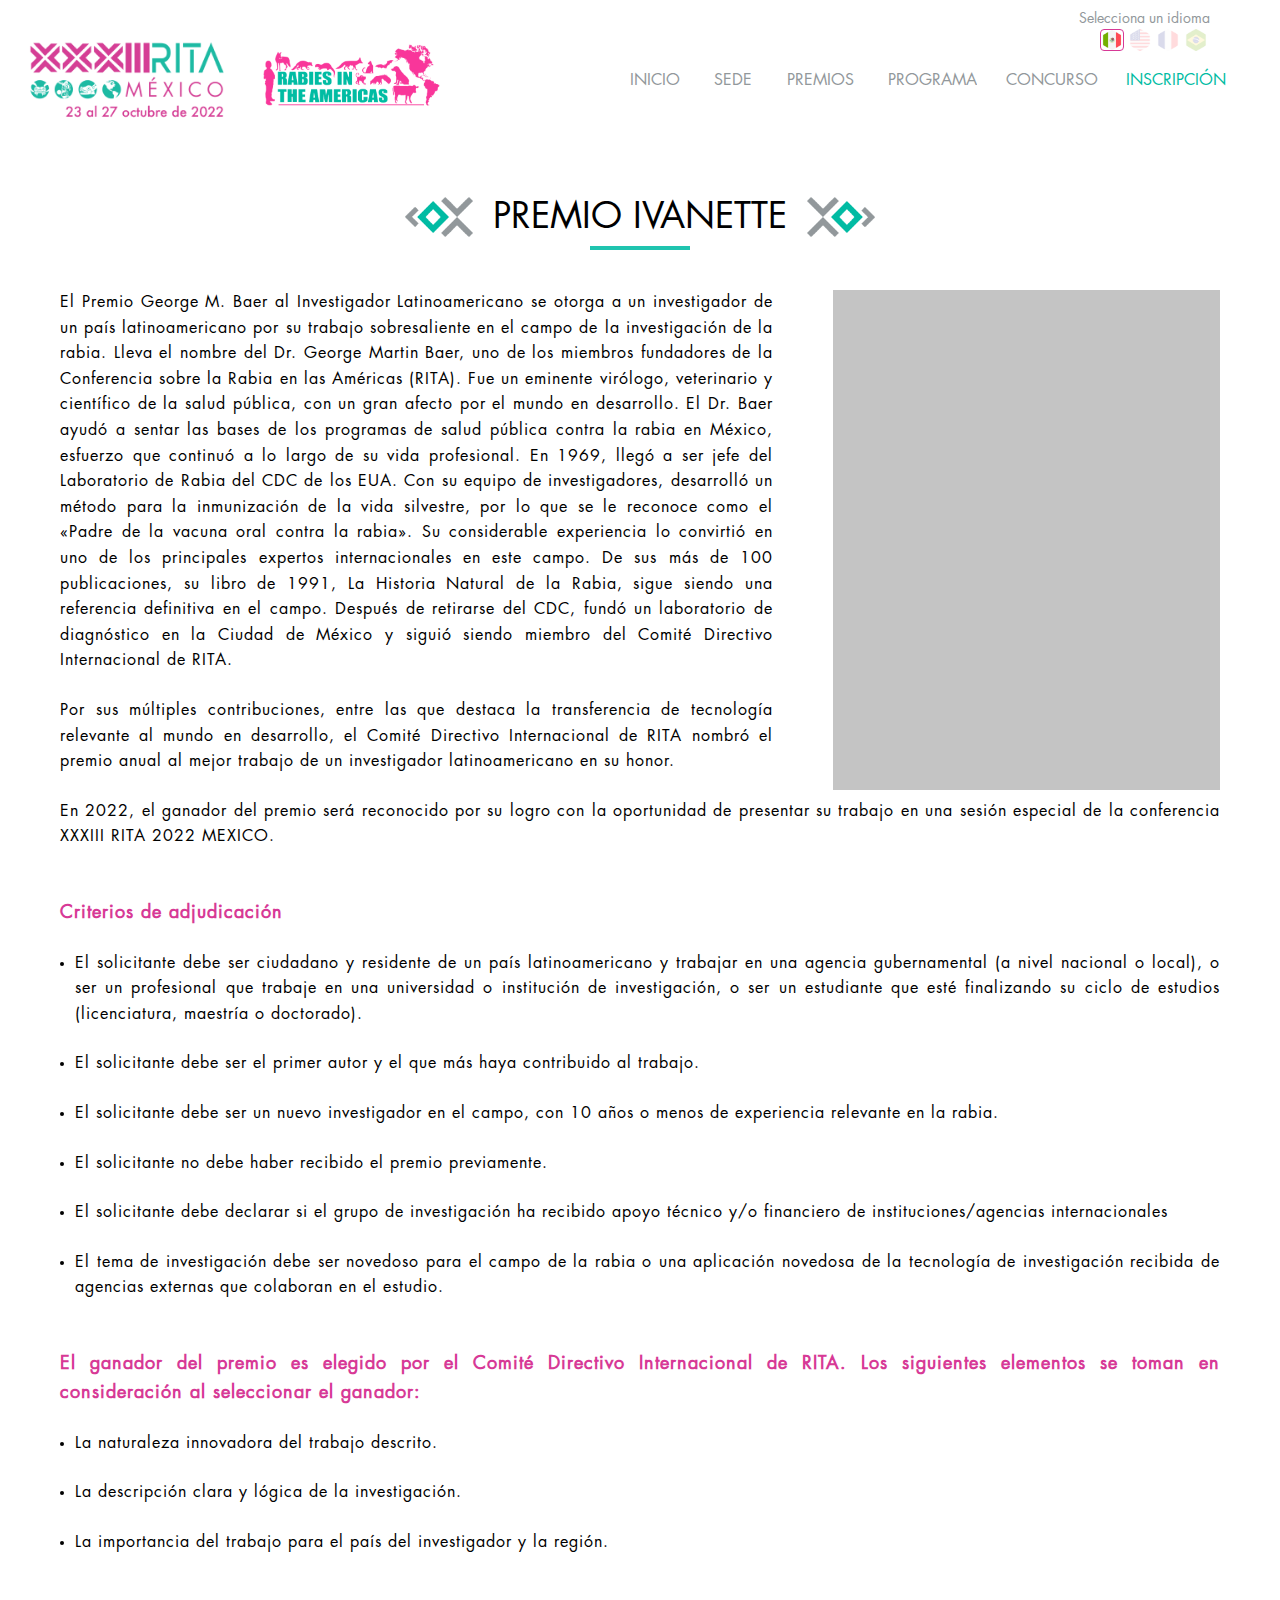
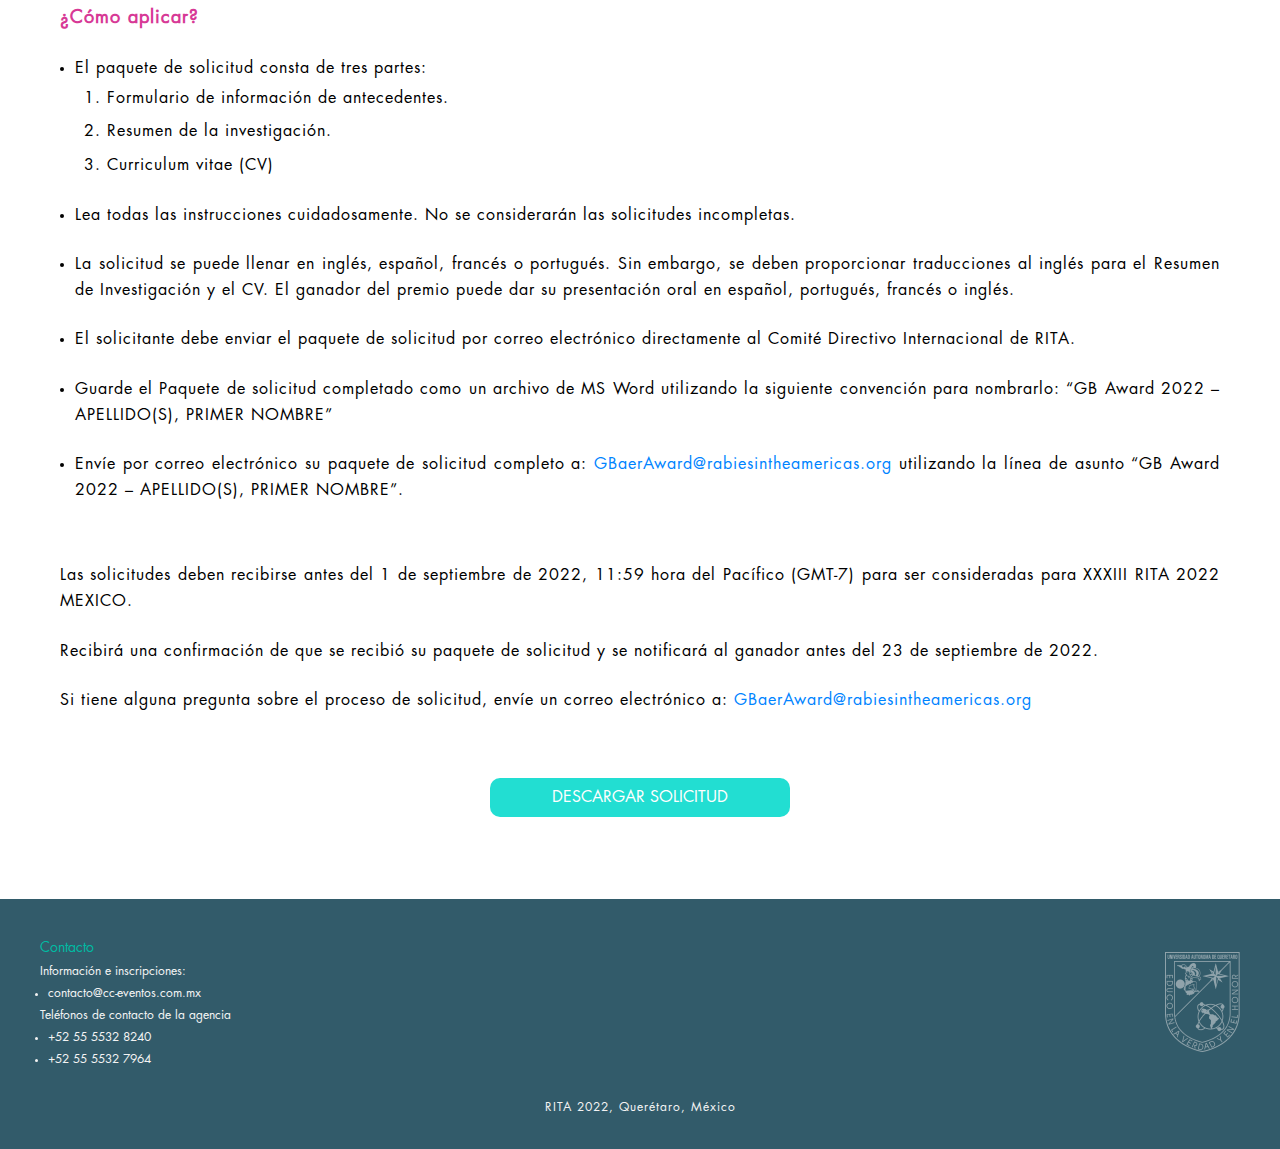
<file: premio_ivanette.html>
<!DOCTYPE html>
<html lang="en">
<head>
    <meta charset="UTF-8" />
    <meta http-equiv="X-UA-Compatible" content="IE=edge" />
    <meta name="viewport" content="width=device-width, initial-scale=1.0" />
    <link rel="stylesheet" href="styles/main-styles.css" />
    <link rel="stylesheet" href="styles/info-styles.css" />
    <link href="https://unpkg.com/aos@2.3.1/dist/aos.css" rel="stylesheet" />
    <link rel="preload" href="fonts/FuturaStd-Book.woff2" as="font" type="font/woff2" crossorigin>

    <script src="scripts/crear-header.js"></script>
    <script src="scripts/crear-footer.js"></script>

    <title>Premio Ivanette</title>
</head>
<body>
    <crear-header></crear-header>
    <div class="section-container">
        <div class="premio-gmb">
            <div class="section-title">
                <img class="title-texture" src="img/title-textures/title-texture2_2.png" alt="" />
                <span class="title1"> PREMIO IVANETTE </span>
                <img class="title-texture" src="img/title-textures/title-texture2_1.png" alt="" />
            </div>
            <hr class="title-line">

            <div class="info-text">
                <img src="img/premio-gmb.png" alt="">

                <p>El Premio George M. Baer al Investigador Latinoamericano se otorga a un investigador de un país latinoamericano 
                    por su trabajo sobresaliente en el campo de la investigación de la rabia. Lleva el nombre del Dr. George Martin Baer, 
                    uno de los miembros fundadores de la Conferencia sobre la Rabia en las Américas (RITA). Fue un eminente virólogo, 
                    veterinario y científico de la salud pública, con un gran afecto por el mundo en desarrollo. El Dr. Baer ayudó a sentar
                    las bases de los programas de salud pública contra la rabia en México, esfuerzo que continuó a lo largo de su vida 
                    profesional. En 1969, llegó a ser jefe del Laboratorio de Rabia del CDC de los EUA. Con su equipo de investigadores, 
                    desarrolló un método para la inmunización de la vida silvestre, por lo que se le reconoce como el «Padre de la vacuna 
                    oral contra la rabia». Su considerable experiencia lo convirtió en uno de los principales expertos internacionales en 
                    este campo. De sus más de 100 publicaciones, su libro de 1991, La Historia Natural de la Rabia, sigue siendo una 
                    referencia definitiva en el campo. Después de retirarse del CDC, fundó un laboratorio de diagnóstico en la Ciudad de 
                    México y siguió siendo miembro del Comité Directivo Internacional de RITA.
                </p>
                
                <p>
                    Por sus múltiples contribuciones, entre las que destaca la transferencia de tecnología relevante al mundo en desarrollo, 
                    el Comité Directivo Internacional de RITA nombró el premio anual al mejor trabajo de un investigador latinoamericano en su honor.
                </p>
                
                <p>
                    En 2022, el ganador del premio será reconocido por su logro con la oportunidad de presentar su trabajo en una sesión 
                    especial de la conferencia XXXIII RITA 2022 MEXICO.
                </p>

                <p class="title4">Criterios de adjudicación</p>

                <ul>
                    <li>El solicitante debe ser ciudadano y residente de un país latinoamericano y trabajar en una agencia gubernamental (a nivel nacional o local), o ser un profesional que trabaje en una universidad o institución de investigación, o ser un estudiante que esté finalizando su ciclo de estudios (licenciatura, maestría o doctorado).</li>
                    <li>El solicitante debe ser el primer autor y el que más haya contribuido al trabajo.</li>
                    <li>El solicitante debe ser un nuevo investigador en el campo, con 10 años o menos de experiencia relevante en la rabia.</li>
                    <li>El solicitante no debe haber recibido el premio previamente.</li>
                    <li>El solicitante debe declarar si el grupo de investigación ha recibido apoyo técnico y/o financiero de instituciones/agencias internacionales</li>
                    <li>El tema de investigación debe ser novedoso para el campo de la rabia o una aplicación novedosa de la tecnología de investigación recibida de agencias externas que colaboran en el estudio.</li>
                </ul>

                <p class="title4">El ganador del premio es elegido por el Comité Directivo Internacional de RITA. Los siguientes elementos se toman en consideración al seleccionar el ganador:</p>

                <ul>
                    <li>La naturaleza innovadora del trabajo descrito.</li>
                    <li>La descripción clara y lógica de la investigación.</li>
                    <li>La importancia del trabajo para el país del investigador y la región.</li>
                </ul>

                <p class="title4">¿Cómo aplicar?</p>

                <ul>
                    <li>
                        El paquete de solicitud consta de tres partes:
                        <ol>
                            <li>Formulario de información de antecedentes.</li>
                            <li>Resumen de la investigación.</li>
                            <li>Curriculum vitae (CV)</li>
                        </ol>
                    </li>
                    
                    <li>Lea todas las instrucciones cuidadosamente. No se considerarán las solicitudes incompletas.</li>
                    <li>La solicitud se puede llenar en inglés, español, francés o portugués. Sin embargo, se deben proporcionar traducciones al inglés para el Resumen de Investigación y el CV. El ganador del premio puede dar su presentación oral en español, portugués, francés o inglés.</li>
                    <li>El solicitante debe enviar el paquete de solicitud por correo electrónico directamente al Comité Directivo Internacional de RITA.</li>
                    <li>Guarde el Paquete de solicitud completado como un archivo de MS Word utilizando la siguiente convención para nombrarlo: “GB Award 2022 – APELLIDO(S), PRIMER NOMBRE”</li>
                    <li>Envíe por correo electrónico su paquete de solicitud completo a:  <a href="mailto:GBaerAward@rabiesintheamericas.org">GBaerAward@rabiesintheamericas.org</a> utilizando la línea de asunto “GB Award 2022 – APELLIDO(S), PRIMER NOMBRE”.</li>
                </ul>

                <br><br>
                <p>Las solicitudes deben recibirse antes del 1 de septiembre de 2022, 11:59 hora del Pacífico (GMT-7) para ser consideradas para XXXIII RITA 2022 MEXICO.
                </p>

                <p>Recibirá una confirmación de que se recibió su paquete de solicitud y se notificará al ganador antes del 23 de septiembre de 2022.
                </p>

                <p>Si tiene alguna pregunta sobre el proceso de solicitud, envíe un correo electrónico a: <a href="mailto:GBaerAward@rabiesintheamericas.org">GBaerAward@rabiesintheamericas.org</a></p>

            </div>

            <button class="large-button" id="premioGMB-button">DESCARGAR SOLICITUD</button>
        </div>
    </div>
    <crear-footer></crear-footer>
</body>
</html>
</file>
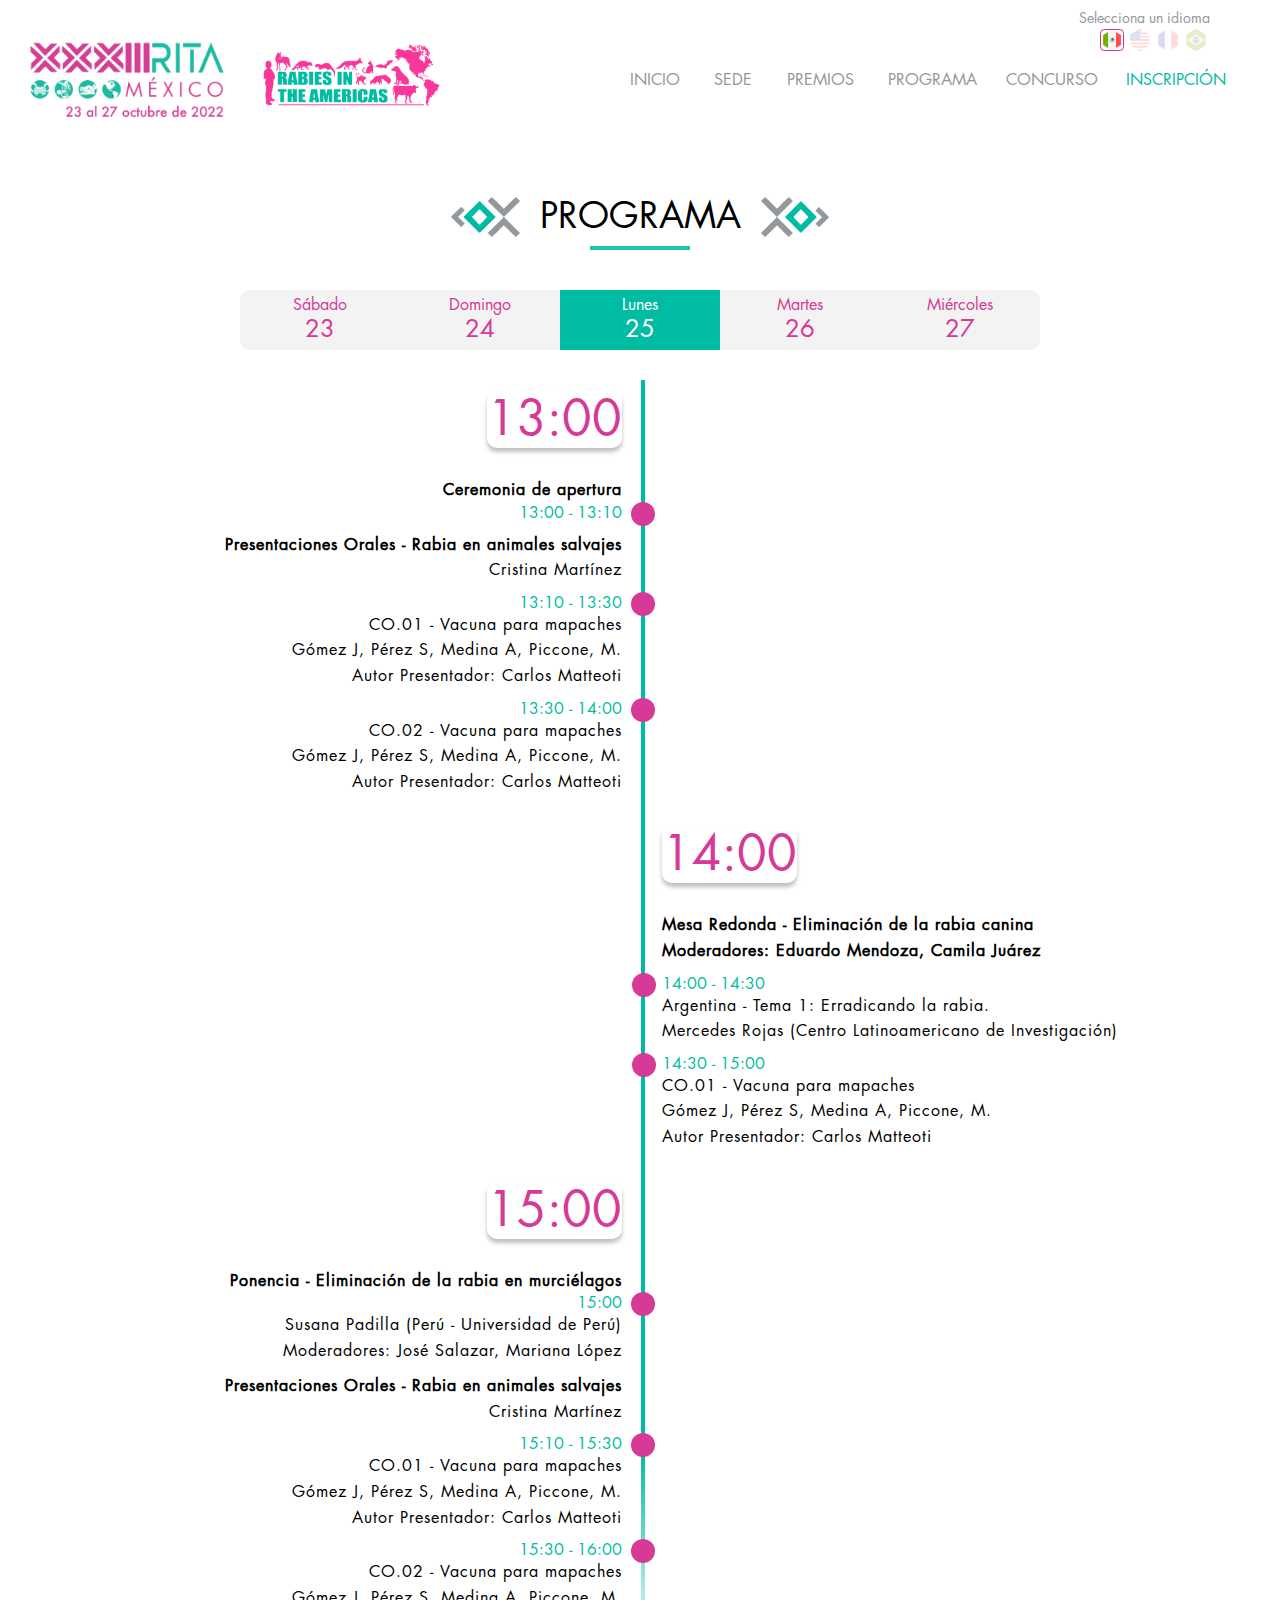
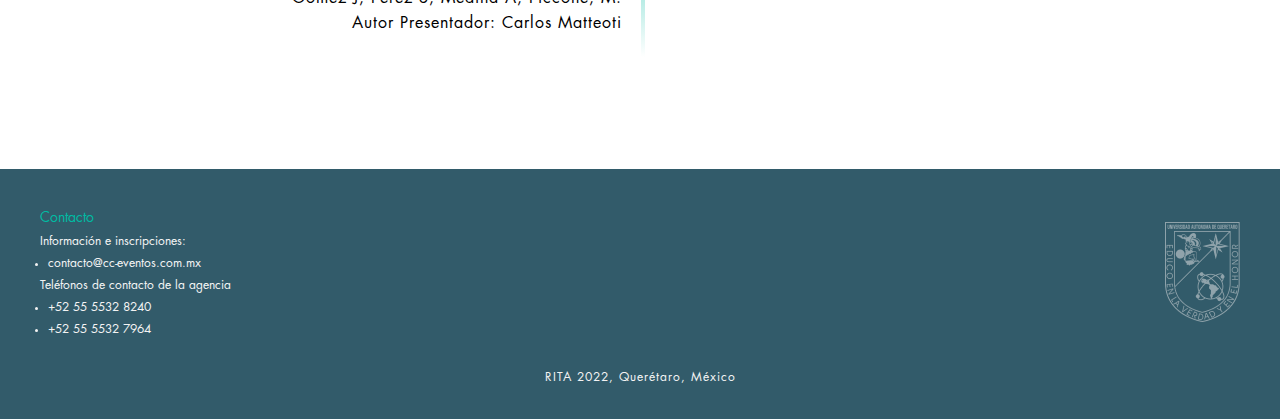
<file: programa.html>
<!DOCTYPE html>
<html lang="en">

<head>
    <meta charset="UTF-8" />
    <meta http-equiv="X-UA-Compatible" content="IE=edge" />
    <meta name="viewport" content="width=device-width, initial-scale=1.0" />
    <link rel="stylesheet" href="styles/main-styles.css" />
    <link rel="stylesheet" href="styles/programa-styles.css" />
    <link href="https://unpkg.com/aos@2.3.1/dist/aos.css" rel="stylesheet" />
    <link rel="preload" href="fonts/FuturaStd-Book.woff2" as="font" type="font/woff2" crossorigin>

    <script src="scripts/crear-header.js"></script>
    <script src="scripts/crear-footer.js"></script>
    
    <title>RITA - Programa</title>
</head>

<body>
    <div class="container">
        
        <crear-header></crear-header>
        
        <div class="section-container">
            <div class="programa">
                <div class="section-title">
                    <img class="title-texture" src="img/title-textures/title-texture2_2.png" alt="" />
                    <span class="title1"> PROGRAMA </span>
                    <img class="title-texture" src="img/title-textures/title-texture2_1.png" alt="" />
                </div>
                <hr class="title-line">
                <div class="programa-fechas">
                    <div class="fecha-1">
                        <div class="fecha-dia">Sábado</div>
                        <div class="fecha-num">23</div>
                    </div>
                    <div class="fecha-2">
                        <div class="fecha-dia">Domingo</div>
                        <div class="fecha-num">24</div>
                    </div>
                    <div class="fecha-main">
                        <div class="fecha-dia">Lunes</div>
                        <div class="fecha-num">25</div>
                    </div>
                    <div class="fecha-3">
                        <div class="fecha-dia">Martes</div>
                        <div class="fecha-num">26</div>
                    </div> 
                    <div class="fecha-4">
                        <div class="fecha-dia">Miércoles</div>
                        <div class="fecha-num">27</div>
                    </div>
                </div>

                
                <div class="programa-container">                    
                    <hr id="programa-divisor">

                    <div class="programa-container-columns">
                        <div class="programa-column-1">
                            <div class="hora">
                                <div class="evento-hora-main">13:00</div>
                                <div class="evento-container">
                                    <div class="evento">
                                        <p class="evento-title">Ceremonia de apertura</p>
                                        <div class="event-hour">13:00 - 13:10 
                                            <div class="evento-circle"></div>
                                        </div>
                                        <p class="evento-description"></p>
                                    </div>

                                    <div class="evento">
                                        <p class="evento-title">Presentaciones Orales - Rabia en animales salvajes</p>
                                        <p class="evento-description">Cristina Martínez</p>
                                    </div>

                                    <div class="evento">
                                        <div class="event-hour">13:10 - 13:30 
                                            <div class="evento-circle"></div>
                                        </div>
                                        <p class="evento-description">
                                            CO.01 - Vacuna para mapaches <br>
                                            Gómez J, Pérez S, Medina A, Piccone, M. <br>
                                            Autor Presentador: Carlos Matteoti <br>
                                        </p>
                                    </div>

                                    <div class="evento">
                                        <div class="event-hour">13:30 - 14:00 
                                            <div class="evento-circle"></div>
                                        </div>
                                        <p class="evento-description">
                                            CO.02 - Vacuna para mapaches <br>
                                            Gómez J, Pérez S, Medina A, Piccone, M. <br>
                                            Autor Presentador: Carlos Matteoti 
                                        </p>
                                    </div>
                                </div>

                                
                            </div>
                        </div>

                        <div class="programa-column-2">
                            <div class="hora">
                                <div class="evento-hora-main">14:00</div>
                                <div class="evento-container">
                                    
                                    <div class="evento">
                                        <p class="evento-title">
                                            Mesa Redonda - Eliminación de la rabia canina <br>
                                            Moderadores: Eduardo Mendoza, Camila Juárez
                                        </p>
                                        
                                        <p class="evento-description"></p>
                                    </div>

                                    <div class="evento">
                                        <div class="event-hour">14:00 - 14:30 
                                            <div class="evento-circle"></div>
                                        </div>
                                        <p class="evento-description">
                                            Argentina - Tema 1: Erradicando la rabia. <br>
                                            Mercedes Rojas (Centro Latinoamericano de Investigación)
                                        </p>
                                    </div>

                                    <div class="evento">
                                        <div class="event-hour">14:30 - 15:00 
                                            <div class="evento-circle"></div>
                                        </div>
                                        <p class="evento-description">
                                            CO.01 - Vacuna para mapaches <br>
                                            Gómez J, Pérez S, Medina A, Piccone, M. <br>
                                            Autor Presentador: Carlos Matteoti
                                        </p>
                                    </div>

                                </div>
                            </div>
                        </div>

                        <div class="programa-column-1">
                            <div class="hora">
                                <div class="evento-hora-main">15:00</div>
                                <div class="evento-container">
                                    <div class="evento">
                                        <p class="evento-title">Ponencia - Eliminación de la rabia en murciélagos</p>
                                        <div class="event-hour">15:00 
                                            <div class="evento-circle"></div>
                                        </div>
                                        <p class="evento-description">
                                            Susana Padilla (Perú - Universidad de Perú) <br>
                                            Moderadores: José Salazar, Mariana López
                                        </p>
                                    </div>

                                    <div class="evento">
                                        <p class="evento-title">Presentaciones Orales - Rabia en animales salvajes</p>
                                        
                                        <p class="evento-description">
                                            Cristina Martínez
                                        </p>
                                    </div>

                                    <div class="evento">
                                        <p class="evento-title"></p>
                                        <div class="event-hour">15:10 - 15:30 
                                            <div class="evento-circle"></div>
                                        </div>
                                        <p class="evento-description">
                                            CO.01 - Vacuna para mapaches <br>
                                            Gómez J, Pérez S, Medina A, Piccone, M. <br>
                                            Autor Presentador: Carlos Matteoti
                                        </p>
                                    </div>

                                    <div class="evento">
                                        <div class="event-hour">15:30 - 16:00 
                                            <div class="evento-circle"></div>
                                        </div>
                                        <p class="evento-description">
                                            CO.02 - Vacuna para mapaches <br>
                                            Gómez J, Pérez S, Medina A, Piccone, M. <br>
                                            Autor Presentador: Carlos Matteoti
                                        </p>
                                    </div>
                                </div>
                            </div>
                        </div>


                        
                    </div>
                </div>
            </div>
        </div>
        
        <crear-footer></crear-footer>
        
    </div>
</body>

</html>
</file>
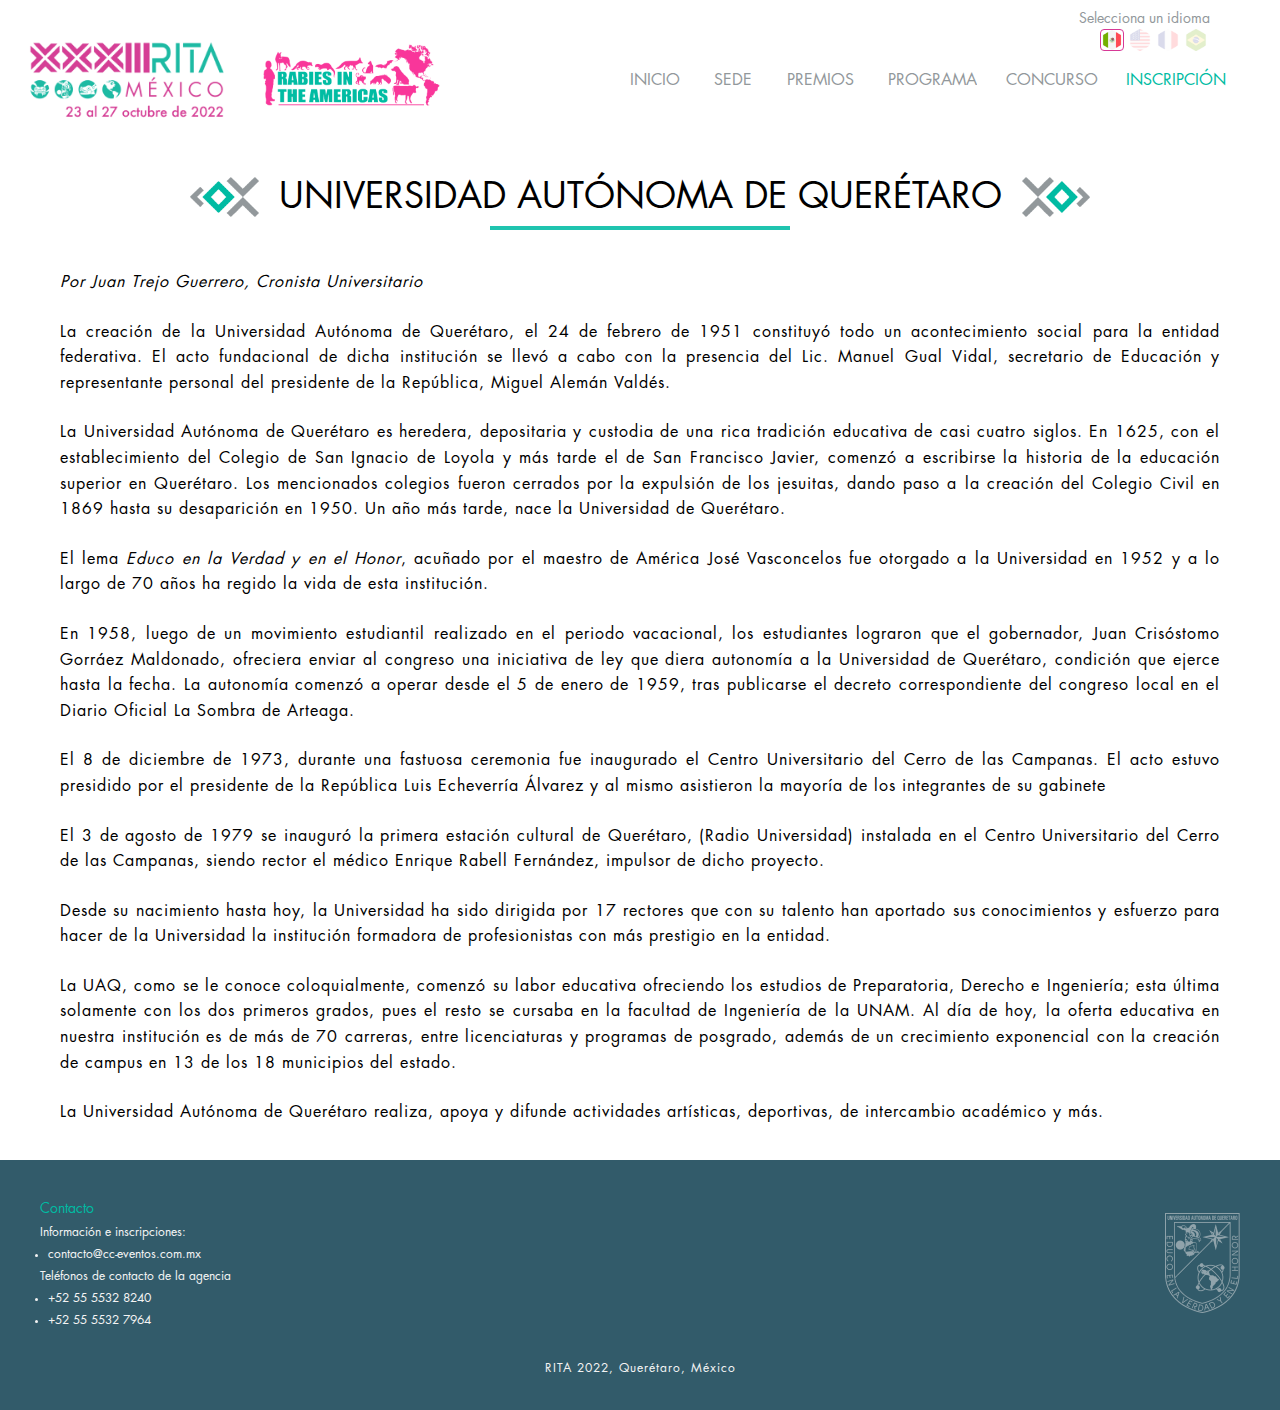
<file: sede.html>
<!DOCTYPE html>
<html lang="en">
<head>
    <meta charset="UTF-8" />
    <meta http-equiv="X-UA-Compatible" content="IE=edge" />
    <meta name="viewport" content="width=device-width, initial-scale=1.0" />
    <link rel="stylesheet" href="styles/main-styles.css" />
    <link rel="stylesheet" href="styles/index-styles.css" />
    <link rel="stylesheet" href="styles/info-styles.css" />
    <link href="https://unpkg.com/aos@2.3.1/dist/aos.css" rel="stylesheet" />
    <link rel="preload" href="fonts/FuturaStd-Book.woff2" as="font" type="font/woff2" crossorigin>

    <script src="scripts/crear-header.js"></script>
    <script src="scripts/crear-footer.js"></script>
    <title>SEDE</title>
</head>
<body>
    <crear-header></crear-header>
    <div class="container">
        
        <div class="sede">
            <div class="section-title">
                <img class="title-texture" src="img/title-textures/title-texture2_2.png" alt="" />
                <span class="title1"> UNIVERSIDAD AUTÓNOMA DE QUERÉTARO</span>
                <img class="title-texture" src="img/title-textures/title-texture2_1.png" alt="" />
            </div>
            <hr class="title-line">

            <div class="info-text">
                <p><i>Por Juan Trejo Guerrero, Cronista Universitario  </i></p>
            <p>La creación de la Universidad Autónoma de Querétaro, el 24 de febrero de 1951 constituyó 
                todo un acontecimiento social para la entidad federativa. El acto fundacional de dicha 
                institución se llevó a cabo con la presencia del Lic. Manuel Gual Vidal, secretario de 
                Educación y representante personal del presidente de la República, Miguel Alemán Valdés.</p>

            <p>La Universidad Autónoma de Querétaro es heredera, depositaria y custodia de una rica tradición 
                educativa de casi cuatro siglos. En 1625, con el establecimiento del Colegio de San Ignacio de 
                Loyola y más tarde el de San Francisco Javier, comenzó a escribirse la historia de la educación 
                superior en Querétaro.  Los mencionados colegios fueron cerrados por la expulsión de los jesuitas, 
                dando paso a la creación del Colegio Civil en 1869 hasta su desaparición en 1950. Un año más tarde, 
                nace la Universidad de Querétaro.</p>

            <p>El lema <i>Educo en la Verdad y en el Honor</i>, acuñado por el maestro de América José Vasconcelos fue 
                otorgado a la Universidad en 1952 y a lo largo de 70 años ha regido la vida de esta institución.  </p>

            <p>En 1958, luego de un movimiento estudiantil realizado en el periodo vacacional, los estudiantes lograron 
                que el gobernador, Juan Crisóstomo Gorráez Maldonado, ofreciera enviar al congreso una iniciativa de 
                ley que diera autonomía a la Universidad de Querétaro, condición que ejerce hasta la fecha. La autonomía 
                comenzó a operar desde el 5 de enero de 1959, tras publicarse el decreto correspondiente del congreso 
                local en el Diario Oficial La Sombra de Arteaga.  </p>

            <p>El 8 de diciembre de 1973, durante una fastuosa ceremonia fue inaugurado el Centro Universitario del Cerro 
                de las Campanas. El acto estuvo presidido por el presidente de la República Luis Echeverría Álvarez y al 
                mismo asistieron la mayoría de los integrantes de su gabinete</p>

            <p>El 3 de agosto de 1979 se inauguró la primera estación cultural de Querétaro, (Radio Universidad) instalada 
                en el Centro Universitario del Cerro de las Campanas, siendo rector el médico Enrique Rabell Fernández, 
                impulsor de dicho proyecto.    </p>

            <p>Desde su nacimiento hasta hoy, la Universidad ha sido dirigida por 17 rectores que con su talento han aportado 
                sus conocimientos y esfuerzo para hacer de la Universidad la institución formadora de profesionistas con 
                más prestigio en la entidad.</p>

            <p> La UAQ, como se le conoce coloquialmente, comenzó su labor educativa ofreciendo los estudios de Preparatoria, 
                Derecho e Ingeniería; esta última solamente con los dos primeros grados, pues el resto se cursaba en la 
                facultad de Ingeniería de la UNAM. Al día de hoy, la oferta educativa en nuestra institución es de más de 
                70 carreras, entre licenciaturas y programas de posgrado, además de un crecimiento exponencial con la 
                creación de campus en 13 de los 18 municipios del estado.  </p>

                <p>
                    La Universidad Autónoma de Querétaro realiza, apoya y difunde actividades artísticas, deportivas, de intercambio académico y más.
                </p>

            </div>

            

        </div>

    </div>

    <crear-footer></crear-footer>
</body>
</html>
</file>
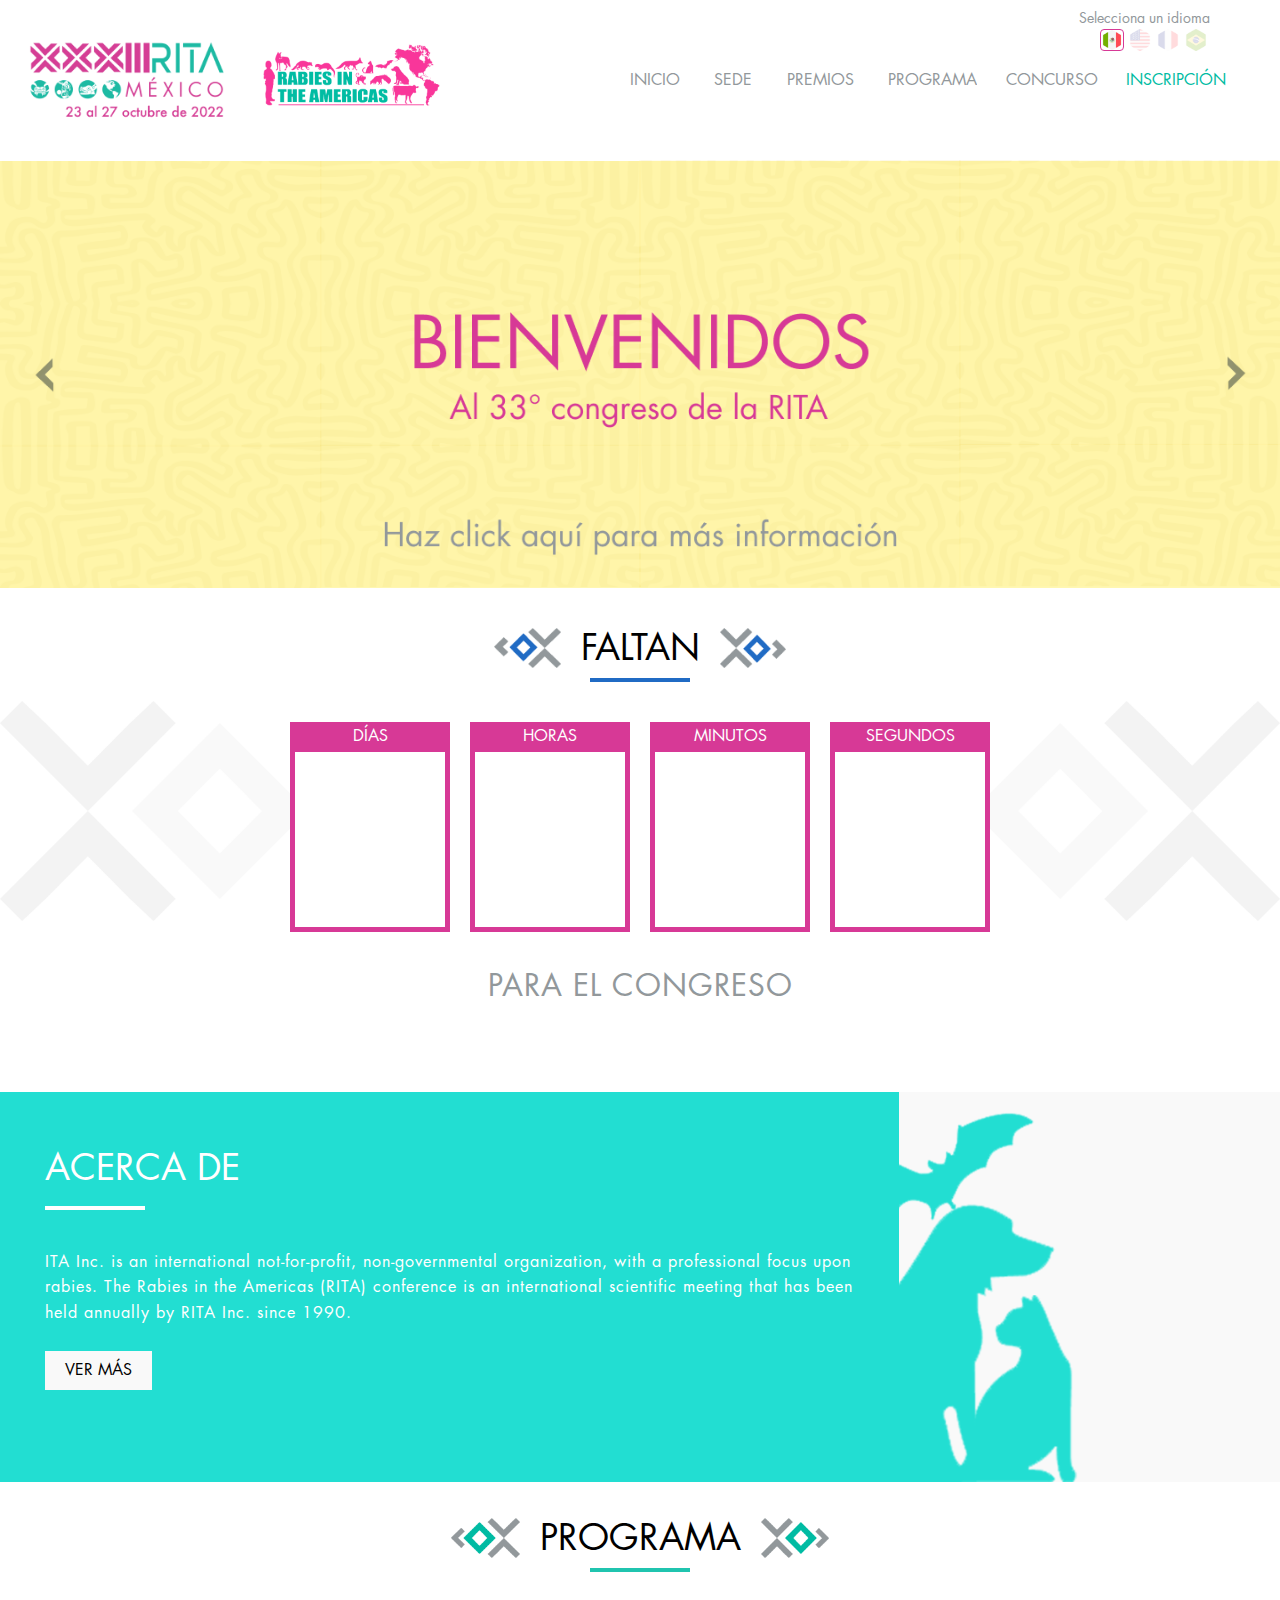
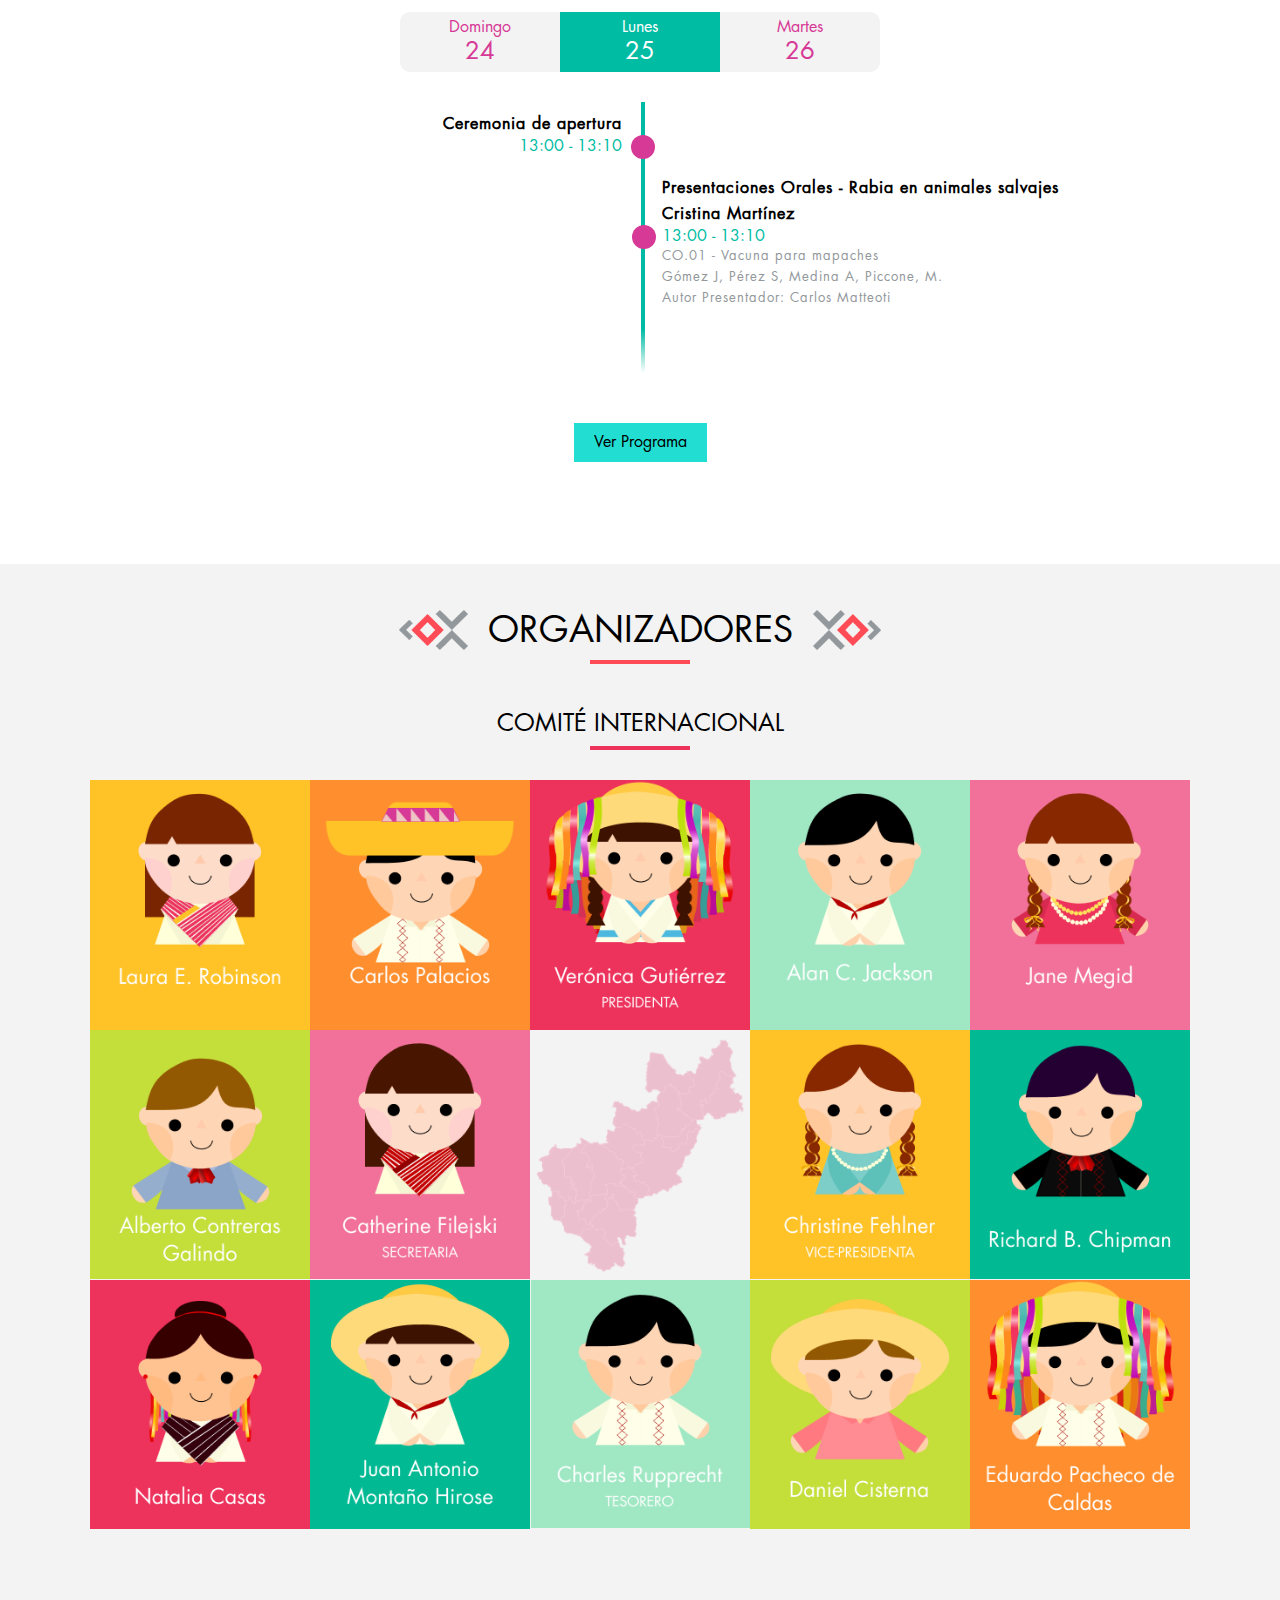
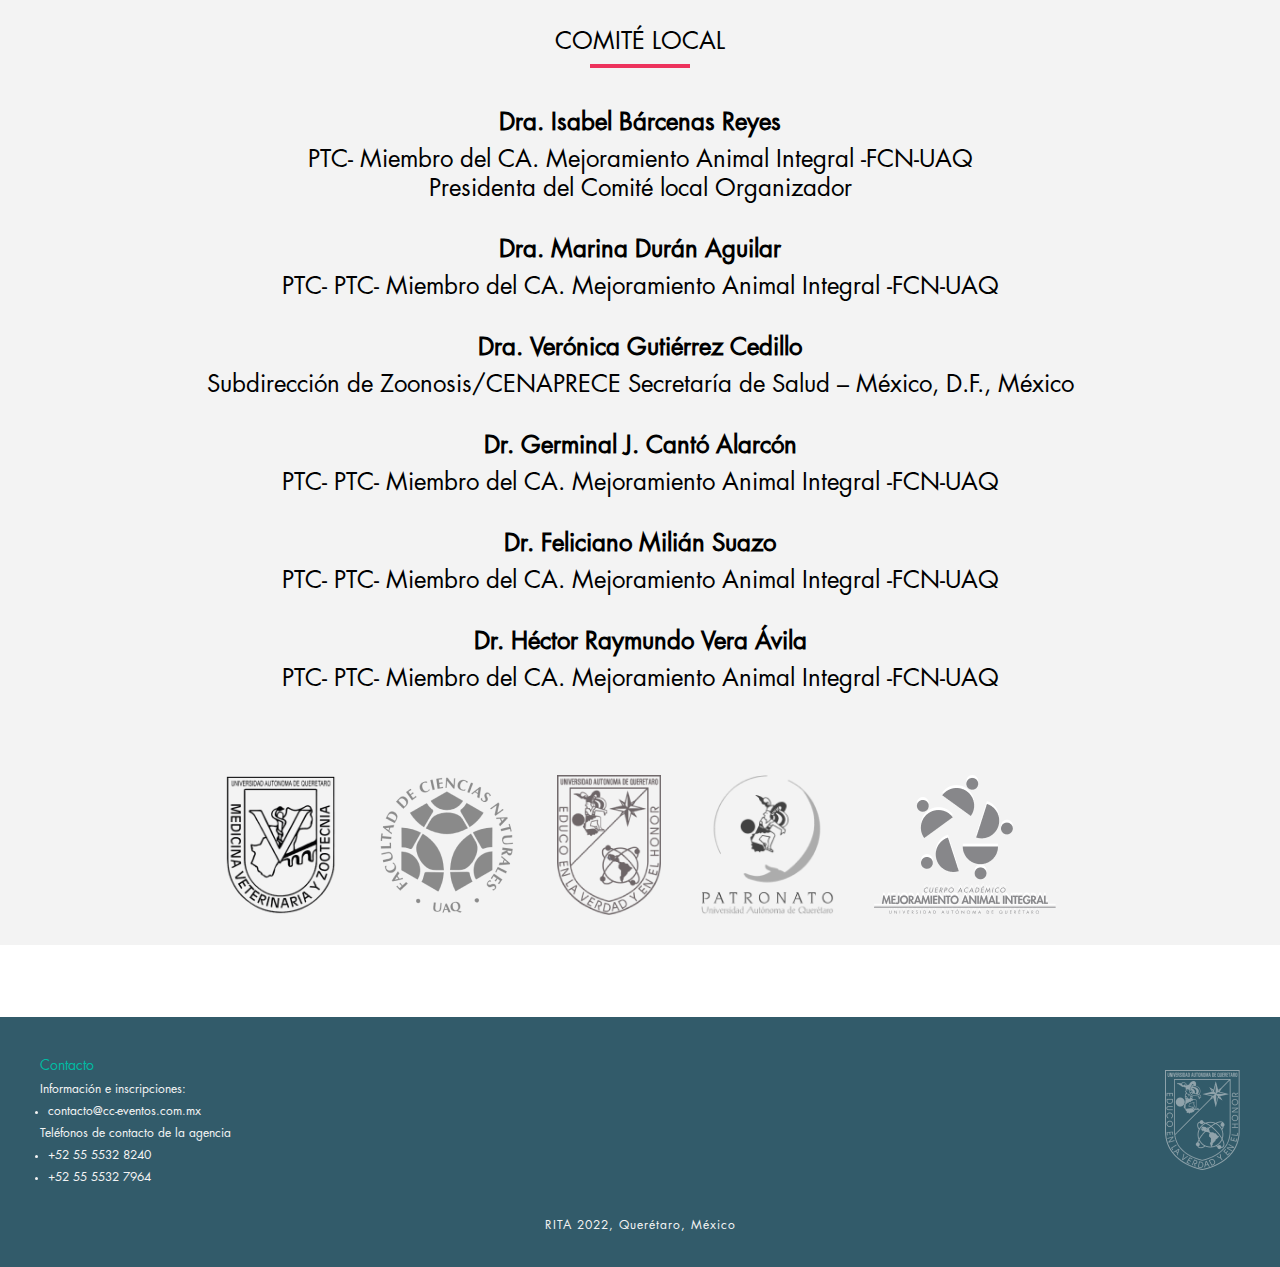
<file: test.html>
<!DOCTYPE html>
<html lang="en">

<head>
    <meta charset="UTF-8" />
    <meta http-equiv="X-UA-Compatible" content="IE=edge" />
    <meta name="viewport" content="width=device-width, initial-scale=1.0" />
    <link rel="stylesheet" href="styles/main-styles.css" />
    <link rel="stylesheet" href="styles/index-styles.css" />
    <link href="https://unpkg.com/aos@2.3.1/dist/aos.css" rel="stylesheet" />

    <script src="scripts/crear-header.js"></script>
    <script src="scripts/crear-footer.js"></script>
    <script src="scripts/clock-script.js"></script>
    

    <title>XXXII RITA México</title>
</head>
<body>
    
        
    <crear-header></crear-header>

    <div class="container">


        <div class="slider"><img src="img/slider/Group 62.png" alt=""></div>

        <!--CONTADOR-->
        <div class="section-container" id="contador-container">
            <div class="contador">
                <div class="section-title">
                    <img class="title-texture" src="img/title-textures/title-texture-1_1.png" alt="" />
                    <span class="title1"> FALTAN </span>
                    <img class="title-texture" src="img/title-textures/title-texture-1_2.png" alt="" />
                </div>
                <hr class="title-line">
                <div class="contador-time">
                    <div class="contador-days">
                        <div class="time-title">DÍAS</div>
                        <div id="days"></div>
                    </div>
                    <div class="contador-hours">
                        <div class="time-title">HORAS</div>
                        <div id="hours"></div>
                    </div>
                    <div class="contador-minutes">
                        <div class="time-title">MINUTOS</div>
                        <div id="minutes"></div>
                    </div>
                    <div class="contador-seconds">
                        <div class="time-title">SEGUNDOS</div>
                        <div id="seconds"></div>
                    </div>
                </div>

                <p class="simple">PARA EL CONGRESO</p>

                <div class="back-img-cont">
                    <img src="img/texture1.png" alt="Textura 1" />
                    <img src="img/texture1_2.png" alt="Textura 1" />
                </div>
            </div>
        </div>

        <!--ACERCA DE-->
        <div class="about-container">
            <div class="about">
                <div class="title1">
                    ACERCA DE
                    <hr class="title-line">
                </div>
                <p>
                    ITA Inc. is an international not-for-profit, non-governmental
                    organization, with a professional focus upon rabies. The Rabies in
                    the Americas (RITA) conference is an international scientific
                    meeting that has been held annually by RITA Inc. since 1990.
                </p>

                <button onclick="location.href='acercaDe.html'">VER MÁS</button>
            </div>
            <div class="about-image">
                <img src="img/about.png" alt="ABOUT" />
            </div>
        </div>

        <!--PROGRAMA-->
        <div class="section-container">
            <div class="programa">
                <div class="section-title">
                    <img class="title-texture" src="img/title-textures/title-texture2_2.png" alt="" />
                    <span class="title1"> PROGRAMA </span>
                    <img class="title-texture" src="img/title-textures/title-texture2_1.png" alt="" />
                </div>
                <hr class="title-line">
                <div class="programa-fechas">
                    <div class="fecha-1">
                        <div class="fecha-dia">Domingo</div>
                        <div class="fecha-num">24</div>
                    </div>
                    <div class="fecha-main">
                        <div class="fecha-dia">Lunes</div>
                        <div class="fecha-num">25</div>
                    </div>
                    <div class="fecha-3">
                        <div class="fecha-dia">Martes</div>
                        <div class="fecha-num">26</div>
                    </div>
                </div>

                <div class="programa-container-index">
                    <style>
                        @import "styles/programa-styles.css";
                    </style>
                    
                    <div class="programa-container">

                    <hr id="programa-divisor-index">
                        <div class="programa-container-columns">   
                            
                            <div class="programa-column-1">
                                <div class="evento">
                                    <p class="evento-title">Ceremonia de apertura</p>
                                    <div class="event-hour">13:00 - 13:10 
                                        <div class="evento-circle"></div>
                                    </div>
                                    <p class="evento-description">
                                    </p>
                                </div>
                                
                            </div>

                            <div class="programa-column-2">
                                <div class="evento">
                                    <p class="evento-title">Presentaciones Orales - Rabia en animales salvajes <br>
                                        Cristina Martínez
                                    </p>
                                    <div class="event-hour">13:00 - 13:10 
                                        <div class="evento-circle"></div>
                                    </div>
                                    <p class="evento-description">
                                    </p>
                                    <p class="mini-eventos">
                                        CO.01 - Vacuna para mapaches <br>
                                        Gómez J, Pérez S, Medina A, Piccone, M. <br>
                                        Autor Presentador: Carlos Matteoti <br>
                                    </p>
                                </div>
                            </div>

                            <br><br><br>
                        
                        </div>
                
                
                    </div>
                

                


                </div>



                <button onclick="location.href='programa.html'">Ver Programa</button>
            </div>
        </div>

        <div class="congress-organization">

        <!--ORGANIZADORES-->
        <div class="section-container">
            <div class="organizadores">
                <div class="section-title">
                    <img class="title-texture" src="img/title-textures/title-texture-3_1.png" alt="" />
                    <span class="title1"> ORGANIZADORES </span>
                    <img class="title-texture" src="img/title-textures/title-texture-3_2.png" alt="" />
                </div>
                <hr class="title-line">
                <div class="section-title"><div class="title2" id="comite-internacional">COMITÉ INTERNACIONAL</div></div>
                <hr class="title-line" id="organizadores-line2"/>
    
                <div class="organizadores-display" id="organizadores-display">
                    <div class="organizador-card" id="org1">
                        <div class="organizador-card-inner">
                            <div class="organizador-card-front">
                                <img src="img/organizadores/doll_1.png" alt="">
                            </div>
                            <div class="organizador-card-back">
                                <p>Laura E. Robinson </p>
                            </div>
                        </div>
                    </div>
    
                    <div class="organizador-card" id="org2">
                        <div class="organizador-card-inner">
                            <div class="organizador-card-front">
                                <img src="img/organizadores/doll_2.png" alt="">
                            </div>
                            <div class="organizador-card-back">
                                <p>Carlos Palacios </p>
                            </div>
                        </div>
                    </div>
                    <div class="organizador-card" id="org3">
                        <div class="organizador-card-inner">
                            <div class="organizador-card-front">
                                <img src="img/organizadores/doll_3.png" alt="">
                            </div>
                            <div class="organizador-card-back">
                                <p>Subdirección de Zoonosis
                                    <br>CENAPRECE Secretaría de Salud México, D.F., México</p>
                            </div>
                        </div>
                    </div>
                    
                    <div class="organizador-card" id="org4">
                        <div class="organizador-card-inner">
                            <div class="organizador-card-front">
                                <img src="img/organizadores/doll_4.png" alt="">
                            </div>
                            <div class="organizador-card-back">
                                <p>University of Manitoba Health Sciences Centre Winnipeg, Manitoba, Canada</p>
                            </div>
                        </div>
                    </div>
                    <div class="organizador-card" id="org5">
                        <div class="organizador-card-inner">
                            <div class="organizador-card-front">
                                <img src="img/organizadores/doll_5.png" alt="">
                            </div>
                            <div class="organizador-card-back">
                                <p>UNESP-Universidade Estadual Paulista Julio de Mesquita Filho. Faculdade de Medicina Veterinária e Zootecnia – Botucatu, SP, Brasil</p>
                            </div>
                        </div>
                    </div>
                    
                    <div class="organizador-card" id="org6">
                        <div class="organizador-card-inner">
                            <div class="organizador-card-front">
                                <img src="img/organizadores/doll_6.png" alt="">
                            </div>
                            <div class="organizador-card-back">
                                <p>Departamento de Zoonosis y Vectores Instituto de Salud del Estado de México México</p>
                            </div>
                        </div>
                    </div>
                    <div class="organizador-card" id="org7">
                        <div class="organizador-card-inner">
                            <div class="organizador-card-front">
                                <img src="img/organizadores/doll_7.png" alt="">
                            </div>
                            <div class="organizador-card-back">
                                <p>Ontario Ministry of Health and Long-Term Care – Toronto, Ontario, Canada</p>
                            </div>
                        </div>
                    </div>
    
                    
                    <div class="organizador-card" id="mapaqro">
                        <img src="img/organizadores/qro_map.png" alt="">
                    </div>
                    
                    <div class="organizador-card" id="org8">
                        <div class="organizador-card-inner">
                            <div class="organizador-card-front">
                                <img src="img/organizadores/doll_8.png" alt="">
                            </div>
                            <div class="organizador-card-back">
                                <p>Canadian Food Inspection Agency Ottawa, Ontario, Canada</p>
                            </div>
                        </div>
                    </div>
    
                    <div class="organizador-card" id="org9">
                        <div class="organizador-card-inner">
                            <div class="organizador-card-front">
                                <img src="img/organizadores/doll_9.png" alt="">
                            </div>
                            <div class="organizador-card-back">
                                <p>USDA-APHIS Wildlife Services – Concord, New Hampshire, USA</p>
                            </div>
                        </div>
                    </div>
                    
                    <div class="organizador-card" id="org10">
                        <div class="organizador-card-inner">
                            <div class="organizador-card-front">
                                <img src="img/organizadores/doll_10.png" alt="">
                            </div>
                            <div class="organizador-card-back">
                                <p>Natalia Casas</p>
                            </div>
                        </div>
                    </div>
                    <div class="organizador-card" id="org11">
                        <div class="organizador-card-inner">
                            <div class="organizador-card-front">
                                <img src="img/organizadores/doll_11.png" alt="">
                            </div>
                            <div class="organizador-card-back">
                                <p>Universidad Tecnológica de Tecámac Tecámac, Estado de México, México</p>
                            </div>
                        </div>
                    </div>
                    
                    <div class="organizador-card" id="org12">
                        <div class="organizador-card-inner">
                            <div class="organizador-card-front">
                                <img src="img/organizadores/doll_12.png" alt="">
                            </div>
                            <div class="organizador-card-back">
                                <p>LYSSA LLC, CEO, Cumming, GA, USA</p>
                            </div>
                        </div>
                    </div>
                    <div class="organizador-card" id="org13">
                        <div class="organizador-card-inner">
                            <div class="organizador-card-front">
                                <img src="img/organizadores/doll_13.png" alt="">
                            </div>
                            <div class="organizador-card-back">
                                <p>Daniel Cisterna</p>
                            </div>
                        </div>
                    </div>
                    
                    <div class="organizador-card" id="org14">
                        <div class="organizador-card-inner">
                            <div class="organizador-card-front">
                                <img src="img/organizadores/doll_14.png" alt="">
                            </div>
                            <div class="organizador-card-back">
                                <p>Eduardo Pacheco de Caldas</p>
                            </div>
                        </div>
                    </div>
                </div>
            </div>
        </div>

        <!--COMITÉ LOCAL-->
        <div class="section-container">
            <div class="comite-local">
                <div class="section-title">
                    <span class="title2" id="comite-local">COMITÉ LOCAL</span>
                </div>
                <hr class="title-line" id="organizadores-line2"/>

                <div class="comite-local-names">
                    <div class="comite-local-person">
                        <div class="c-l-nombre">Dra. Isabel Bárcenas Reyes</div>
                        <div class="c-l-puesto">
                            PTC- Miembro del CA. Mejoramiento Animal Integral -FCN-UAQ
                            <br />Presidenta del Comité local Organizador
                        </div>
                    </div>
                    <div class="comite-local-person">
                        <div class="c-l-nombre">Dra. Marina Durán Aguilar</div>
                        <div class="c-l-puesto">
                            PTC- PTC- Miembro del CA. Mejoramiento Animal Integral -FCN-UAQ
                        </div>
                    </div>
                    <div class="comite-local-person">
                        <div class="c-l-nombre">Dra. Verónica Gutiérrez Cedillo</div>
                        <div class="c-l-puesto">
                            Subdirección de Zoonosis/CENAPRECE Secretaría de Salud – México,
                            D.F., México
                        </div>
                    </div>
                    <div class="comite-local-person">
                        <div class="c-l-nombre">Dr. Germinal J. Cantó Alarcón</div>
                        <div class="c-l-puesto">
                            PTC- PTC- Miembro del CA. Mejoramiento Animal Integral -FCN-UAQ
                        </div>
                    </div>
                    <div class="comite-local-person">
                        <div class="c-l-nombre">Dr. Feliciano Milián Suazo</div>
                        <div class="c-l-puesto">
                            PTC- PTC- Miembro del CA. Mejoramiento Animal Integral -FCN-UAQ
                        </div>
                    </div>
                    <div class="comite-local-person">
                        <div class="c-l-nombre">Dr. Héctor Raymundo Vera Ávila</div>
                        <div class="c-l-puesto">
                            PTC- PTC- Miembro del CA. Mejoramiento Animal Integral -FCN-UAQ
                        </div>
                    </div>
                </div>

                <div class="comite-local-logos">
                    <img src="img/comite-local-logos/EscudoVeterinaria.png" alt="" />
                    <img src="img/comite-local-logos/FCN.png" alt="" />
                    <img src="img/comite-local-logos/LogoUAQ.png" alt="" />
                    <img src="img/comite-local-logos/LogoPatronato.png" alt="" />
                    <img src="img/comite-local-logos/CuerpoAcademicoCN.png" alt="" />
                </div>
            </div>
        </div>
        </div>


    </div>

    <crear-footer></crear-footer>
</body>
</html>
</file>
<file: styles/main-styles.css>
:root {
    --gris: #92989B;
    --rosa: #D73996;
    --verde: #00BCA3;
    --amarillo: #FFF063;
    --verdeLight: #22DED2;
}

@font-face {
    src: url('fonts/Futura Std Book.otf');
    font-family: 'Futura Std';
    font-weight: normal;
    font-style: normal;
}


* {
    margin: 0;
    padding: 0;
    box-sizing: border-box;
}

a {
    text-decoration: none;
    color: inherit;
}

body {
    width: 100%;
    height: 100%;
    margin: 0;
    padding: 0;

}

.title1 {
    font-family: Futura Std;
    font-size: 36px;
}

.title2 {
    font-family: Futura Std;
    font-size: 24px;
}

p {
    font-family: Futura Std;
    line-height: 1.6;
    letter-spacing: 1px;
}

.about button {
    margin-top: 25px;
    margin-left: 0;
    background-color: #f9f9f9;
    color: black;
}

button {
    margin: 20px;
    padding: 10px;
    padding-left: 20px;
    padding-right: 20px;
    font-family: Futura Std;
    font-size: 16px;
    border: none;
    cursor: pointer;
    background-color: var(--verdeLight);
    color: black;
}

button:hover {
    background-color: var(--rosa);
    color: white;
}

.container {}

header {
    display: flex;
    height: 160px;
    align-items: center;
    font-family: Futura Std;
    font-size: 16px;
    color: var(--gris);
    background-color: white;
    flex-wrap: wrap;
}


.logos {
    display: flex;
    width: 35%;
    height: 100%;
    justify-content: center;
    align-items: center;
    margin-left: 10px;
    flex-wrap: wrap;
}

.logos img {
    margin: 16px;
    height: 80px;
}

.opciones {
    width: 50%;
    height: 100%;
    display: flex;
    flex-direction: row;
    justify-content: space-evenly;
    align-items: center;
    margin-left: auto;
    margin-right: 35px;
    flex-wrap: wrap;
    overflow: hidden;
}

.opciones>a {
    margin: 10px;
}

.opciones a:hover{
    color: var(--rosa);
}

#menu-option-btn:hover > a{
    color: var(--rosa);
}


.op-inicio, .op-premios {
    overflow: hidden;
}

.op-inicio #menu-option-btn, .op-premios #menu-option-btn{
    font-size: 16px;
    border: none;
    outline: none;
    padding: 14px 16px;
    background-color: inherit;
    font-family: inherit;
    margin: 0;
    color: var(--gris);
}


.inner-menu-options {
    display: none;
    position: absolute;
    background-color: var(--verde);
    color: white;
    min-width: 100px;
    box-shadow: 0px 4px 4px 0px #00000040;
    z-index: 1;
    margin-left: 8px;
}

.inner-menu-arrow{
    position: relative;
    top: -10px;
    left: 4px;
    width: 0; 
    height: 0px; 
    border-left: 5px solid transparent;
    border-right: 7px solid transparent;
    border-bottom: 10px solid var(--verde);
}

.inner-menu-options a {
    padding: 12px 16px;
    text-decoration: none;
    display: block;
    text-align: left;
    font-size: 14px;
}

.inner-menu-options a:hover {
    color: var(--rosa);
}

.op-inicio:hover .inner-menu-options, .op-premios:hover .inner-menu-options {
    display: block;
}

#menu-option-btn {
    margin: 10px;
    background-color: transparent;
    color: var(--gris);
}



.op-inscripcion {
    color: var(--verde)
}

.op-inscripcion:hover {
    color: var(--rosa);
}

.banderas>a:hover img {
    cursor: pointer;
    font-style: none;
    opacity: 0.6;
    border: 1px solid #7a1651;
    border-radius: 4px;
}

.idiomas {
    position: absolute;
    display: flex;
    flex-direction: column;
    right: 70px;
    top: 10px;
    font-size: 14px;
    align-items: flex-end;
    flex-wrap: wrap;
}

.banderas {
    display: flex;
    flex-direction: row;
    flex-wrap: wrap;
}

.banderas img {
    width: 24px;
    opacity: 0.2;
    padding-left: 1px;
    padding-right: 1px;
    padding-bottom: 0;
    margin: 2px;
    align-items: center;
}

#espaniol {
    opacity: 1;
    border: 1px solid var(--rosa);
    border-radius: 4px;
}

.section-title {
    display: flex;
    flex-direction: row;
    align-items: center;
    margin-top: 15px;
    flex-wrap: nowrap;
}


.section-title img {
    height: 40px;
    margin-right: 20px;
    margin-top: 0;
    margin-left: 20px;
    margin-bottom: 0;
}

.section-container {
    width: 100%;
    display: flex;
    justify-content: space-between;
    margin: 20px 0px 72px 0px;
    flex-wrap: wrap;
}

hr{
    border: none;
}

.title-line{
    width: 100px;
    height: 4px;
    border: 0;
    margin: 8px 0 40px 0;
}
footer {
    background-color: #325B6A;
    color: #f3f3f3;
    font-family: Futura Std;
    font-size: 12px;
    display: flex;
    flex-direction: column;
    padding: 30px 40px 30px 40px;
    justify-content: center;
    height: 250px;
}

footer p {
    font-size: inherit;
    text-align: center;
}

.footer-top {
    display: flex;
    flex-direction: row;
    justify-content: space-between;
    align-items: center;
    margin-bottom: 24px;
}

.title5 {
    font-size: 14px;
    color: var(--verde);
    margin-top: 8px;
    margin-bottom: 8px;
}

.footer-top>img {
    height: 100px;
}

footer li {
    list-style: disc;
    display: list-item;
    margin: 8px;
}

.info-text{
    width: 100%;
    padding: 0 60px 0 60px;
    align-items: left;
}

.info-text p, .info-text ul >li, .info-text ol>li{
    margin-bottom: 24px;
    text-align: justify;
    text-justify: inter-word;
    font-weight: none;
    font-family: Futura Std;
}

.title4{
    color: var(--rosa);
    font-weight: bold;
    margin: 48px 0 10px 0;
    font-size: 18px;
}

a[href^="mailto:"]{
    color: rgb(0, 132, 255);
}

.large-button{
    border-radius: 10px;
    width: 300px;
}
/*
@media screen and (max-width: 500px){
    header{
        background-color: red;
        display: none;
    }
}
*/
</file>
<file: styles/index-styles.css>
@font-face {
    src: url('fonts/Futura Std Book.otf');
    font-family: 'Futura Std';
    font-weight: normal;
    font-style: normal;
}


.slider {
    width: 100%;
}

.slider img {
    width: 100%;
}

.banner-collection {
    width: 100%;
    height: 480px;
    overflow: hidden;
}

.banner {
    display: flex;
    justify-content: center;
}

.slider-item {
    position: relative;
    width: 100%;
    height: 100%;
}

.slider-dots {
    width: 100%;
    display: flex;
    justify-content: center;
}

.slider-dots>a {
    margin: 10px;
}

.banner-arrows {
    position: absolute;
    top: 0;
    width: 100%;
    height: 100%;
    display: flex;
    align-items: center;
    justify-content: space-between;
    padding: 20px;
}

.contador,
.programa,
.comite-local,
.organizadores,
.patrocinadores {
    width: 100%;
    height: auto;
    display: flex;
    flex-direction: column;
    justify-content: center;
    align-items: center;
    margin-bottom: 10px;
}

.contador-time {
    display: flex;
    position: relative;
    align-items: center;
    justify-content: center;
    flex-direction: row;
    flex-wrap: wrap;
    z-index: 1;
}

.contador-time>div {
    width: 160px;
    height: 200px;
    border: 5px solid var(--rosa);
    margin: 10px;
    font-family: Futura Std;
    color: var(--rosa);
    font-weight: bold;
    font-size: 80px;
    display: flex;
    justify-content: center;
    align-items: center;
    background-color: white;
    flex-wrap: nowrap;
}

.time-title {
    background-color: var(--rosa);
    font-family: Futura Std;
    color: white;
    font-size: 16px;
    top: 0px;
    padding: 5px;
    position: absolute;
    font-weight: lighter;
    width: 160px;
    height: 30px;
    margin: 0;
    display: flex;
    justify-content: center;
    align-items: center;
}

.simple {
    font-family: Futura Std;
    font-size: 30px;
    color: var(--gris);
    margin-top: 20px;
}

.back-img-cont {
    width: 100%;
    position: absolute;
    display: flex;
    flex-direction: row;
    justify-content: space-between;
    flex-wrap: wrap;
    z-index: 0;
}

.back-img-cont img {
    height: 220px;
}

.about-container {
    min-height: 390px;
    display: flex;
    flex-direction: row;
    flex-wrap: nowrap;
    background-color: var(--verdeLight);
    width: 100%;
}

.about {
    font-family: Futura Std;
    padding: 40px;
    background-color: var(--verdeLight);
    color: white;
    width: 70%;
}

.about-image {
    background-color: #f9f9f9;
    display: flex;
    min-width: 290px;
    width: 30%;
}

.about-image img {
    width: 100%;
    align-self: flex-end;
}

.about>p {
    margin-top: 40px;
}

.about .title1 {
    margin-top: 10px;
}

.about {
    margin: 5px;
}



.about hr {
    background-color: white;
    align-items: center;
    margin-left: 0;
    margin-top: 16px;
    margin-bottom: 30px;
}

.contador hr {
    background-color: #206bc4;
}

.programa hr {
    background-color: #20c4af;
    position: relative;
}

.comite-local hr {
    background-color: #fff063;
}

.organizadores hr {
    background-color: #ff4b55;
    margin-bottom: 30px;
}

#organizadores-line2 {
    background-color: #ed325c;
}

.programa-title img {
    height: 40px;
    margin-right: 20px;
    margin-top: 0;
    margin-left: 20px;
    margin-bottom: 0;
}

.programa-container {
    display: flex;
    flex-direction: row;
    align-items: center;
}

.programa-title {
    align-items: center;
}

.programa-fechas {
    display: flex;
    flex-direction: row;
    font-family: Futura Std;
}

.programa-fechas>div {
    align-items: center;
    display: flex;
    flex-direction: column;
    justify-content: center;
    align-items: center;
    width: 160px;
    height: 60px;
    font-size: 16px;
}

.fecha-1,
.fecha-3 {
    background-color: #f3f3f3;
    color: var(--rosa);
}

.fecha-1 {
    border-radius: 10px 0 0 10px;
}

.fecha-main {
    background-color: var(--verde);
    color: white;
}

.fecha-3 {
    border-radius: 0 10px 10px 0;
}

.fecha-num {
    font-size: 24px;
}

.comite-local-names {
    width: 100%;
    display: flex;
    flex-direction: column;
    align-items: center;
    justify-content: center;
}

.comite-local-names>div {
    text-align: center;
    font-family: Futura Std;
    font-size: 24px;
}

.comite-local-person {
    margin-bottom: 24px;
}

.comite-local-person>div {
    margin-bottom: 8px;
}

.c-l-nombre {
    font-weight: bold;
}

.comite-local-logos {
    display: flex;
    flex-direction: row;
    flex-wrap: wrap;
    justify-content: center;
    margin-top: 30px;
}

.comite-local-logos>img {
    height: 140px;
    margin: 20px;
}

.congress-organization {
    background-color: #f3f3f3;
}

.organizadores {
    padding-bottom: 40px;
    padding: 30px 0 0 0;
}

.organizadores-display {
    width: 1100px;
    display: flex;
    flex-wrap: wrap;
    justify-content: center;
}

.organizador-card {
    width: calc(100% / 5);
    height: 250px;
    background-color: transparent;
    perspective: 1000px;
}

.organizador-card-inner {
    position: relative;
    width: 100%;
    height: 100%;
    transition: transform 0.45s;
    transform-style: preserve-3d;
}

.organizador-card-front,
.organizador-card-back {
    position: absolute;
    width: 100%;
    height: 100%;
    -webkit-backface-visibility: hidden;
    backface-visibility: hidden;
}

.organizador-card-back {
    color: white;
    transform: rotateY(180deg);
    text-align: center;
    display: flex;
    flex-flow: column;
    justify-content: center;
    padding: 30px;
}

.organizador-card:hover .organizador-card-inner {
    transform: rotateY(180deg);
}

.organizador-card-back p {
    font-size: 15px;
}

.organizador-card img {
    width: 100%;
}

#org1 .organizador-card-back,
#org8 .organizador-card-back {
    background-color: #ffc227;
}

#org2 .organizador-card-back,
#org14 .organizador-card-back {
    background-color: #ff8f2e;
}

#org3 .organizador-card-back,
#org10 .organizador-card-back {
    background-color: #ed325c;
}

#org4 .organizador-card-back,
#org12 .organizador-card-back {
    background-color: #a0e8c4;
}

#org5 .organizador-card-back,
#org7 .organizador-card-back {
    background-color: #f1719a;
}

#org8 .organizador-card-back {
    background-color: #ffc227;
}

#org9 .organizador-card-back,
#org11 .organizador-card-back {
    background-color: #01b992;
}

#org13 .organizador-card-back,
#org6 .organizador-card-back {
    background-color: #c4de3a;
}

.programa-container-index{
    width: 100%;
    height: auto;
    display: flex;
}

#programa-divisor-index{
    border-top : 0;
    border-bottom: 0;
    position: relative;
    left: calc(50% + 1px);
    width: 4px;
    height: calc(100%);
    margin: 0 0 0 0;
    z-index: 1;
    background: linear-gradient(180deg, #00BBA3 0%, #00BBA3 83.85%, rgba(0, 187, 163, 0) 100%);

}

.programa-container hr{
    height: 100%;
}
</file>
<file: styles/info-styles.css>
@font-face {
    src: url('fonts/Futura Std Book.otf');
    font-family: 'Futura Std';
    font-weight: normal;
    font-style: normal;
    font-display: swap;
}

* {
    margin: 0;
    padding: 0;
    box-sizing: border-box;
}

.premio-gmb, .concurso, .acercaDe, .bienvenida{
    width: 100%;
    height: auto;
    display: flex;
    flex-direction: column;
    justify-content: center;
    align-items: center;
    margin-bottom: 10px;
}

.premio-gmb hr, .concurso hr, .bienvenida hr{
    background-color: #20c4af;
}

.acercaDe hr{
    background-color: #D22F6A;
}

.section-container{
    margin-top: 20px;
}

.info-text ol>li{
    margin-left: 32px;
    margin-bottom: 8px;
    margin-top: 4px;
}

#premioGMB-button{
    color: white;
}

#concurso-button{
    color: white;
    background-color: var(--rosa);
}

.large-button{
    margin: 40px 0 0 0;
}


.info-text ul{
    margin-left: 15px;
    font-family: Futura Std;
    font-size: 16px;
    line-height: 1.6;
    letter-spacing: 1px;
}

.premio-gmb .info-text img{
    float: right;
    margin: 0 0 0 60px;
    height: 500px;
}
.concurso .info-text img{
    float: right;
    margin: 0 0 0 60px;
    height: 500px;
}

.main-info{
    display: flex;
    flex-direction: row;
    height: auto;
    width: 100%;
}

.acercaDe-img-container{
    background-color: #20c4af;
    display: flex;
    width: 40%;
}

.acercaDe-img-container > img{
    width: 100%;
    align-self: flex-end;
}

.sede{
    width: 100%;
    height: auto;
    display: flex;
    flex-direction: column;
    justify-content: center;
    align-items: center;
    margin-bottom: 10px;
}

.sede hr{
    background-color: #20c4af;
    width: 300px;
}
</file>
<file: styles/form-styles.css>
*{

}

@font-face {
    src: url('fonts/Futura Std Book.otf');
    font-family: 'Futura Std';
    font-weight: normal;
    font-style: normal;
    font-display: swap;
}


.inscripcion{
    width: 100%;
    height: auto;
    display: flex;
    flex-direction: column;
    justify-content: center;
    align-items: center;
}

form{
    display: flex;
    flex-direction: column;
    width: 100%;
    padding: 0 90px 20px 90px;
    align-items: center;
}

.form-section{
    width: 100%;
    display: flex;
    flex-direction: column;
    align-items: left;
    margin: 25px 0 25px 0;
    justify-content: space-between;
}


.form-title{
    font-family: Futura Std;
    font-size: 24px;
    margin-bottom: 10px;
}

form > input[type="button"]{
    color: white;
    width: fit-content;
    padding: 10px 40px 10px 40px;
    background-color: var(--verde);
    border: none;
    font-family: Futura Std;
    font-size: 16px;
    cursor: pointer;
    border-radius: 5px;
    align-self: center;
}

form  input[type="button"]:hover{
    background-color: var(--rosa);
}

form  label, span{
    font-family: Futura Std;
    font-size: 18px;
    margin:10px 0 10px 0;
}



select, input[type ="email"], input[type ="password"], input[type ="text"], input[type ="number"], input[type ="tel"]{
    width: 100%;
    height: 45px;
    background-color: #F3F3F3;
    border-radius: 10px;
    border: none;
    padding: 4px 8px 4px 8px;
    font-family: Futura Std;
    font-size: 16px;
    margin: 0 0 20px 0;
}

input[type="radio"], input[type="checkbox"]{
    height: 20px;
    width: 20px;
    cursor: pointer;
    border-radius: 50%;
}

.form-section-content:not(#modalidad){
    width: 100%;
    display: flex;
    flex-direction: row;
    flex-wrap: wrap;
    align-items: center;
    justify-content: space-between;
}

.form-col1, .form-col2{
    width: 45%;
    display: flex;
    flex-direction: column;
}

.radio-label{
    margin: 0 40px 0 10px;
    cursor: pointer;
}

.radio-option{
    display: flex;
    align-items: center;
    margin: 8px 0 8px 0;
}

.hotel-info-container{
    border: 1px solid black;
    border-radius: 10px;
    padding: 10px;
}

#imgHotel{
    width: 250px;
    align-self: center;
}

table{
    font-family: Futura Std;
    font-size: 16px;
    width: 80%;
}

td{
    padding: 8px;
}
</file>
<file: styles/nueva-cuenta-styles.css>
@font-face {
    src: url('fonts/Futura Std Book.otf');
    font-family: 'Futura Std';
    font-weight: normal;
    font-style: normal;
    font-display: swap;
}

* {
    margin: 0;
    padding: 0;
    box-sizing: border-box;
}

.nueva-cuenta{
    width: 100%;
    height: auto;
    display: flex;
    flex-direction: column;
    justify-content: center;
    align-items: center;
    margin-bottom: 10px;
}

.nueva-cuenta hr{
    background-color: #20c4af;
}

.container{
    margin: 0 85px 0 85px;
}

form{
    margin: 0 0 40px 0;
}

select, input[type="text"], input[type="tel"], input[type="email"], input[type="password"]{
    width: 90%;
}


form > input[type="button"]{
    margin-top: 40px;
    padding: 10px 60px 10px 60px;
}

.section-form-2{
    width: 100%;
    display: flex;
    flex-direction: column;
}

.radio-form-container{
    display: flex;
    flex-direction: row;
    margin: 10px 0 20px 0;
}
.section-form-2 label{
    font-family: Futura Std;
}

.form-radio-option-1{
    margin-right: 40px;
}

.form-radio-option-2{
    margin-left: 40px;
}

.radio-form-container-col{
    display: flex;
    flex-direction: column;
    margin: 10px 0 20px 0;
}
</file>
<file: styles/styles-patrocinadores.css>
@font-face {
    src: url('fonts/Futura Std Book.otf');
    font-family: 'Futura Std';
    font-weight: normal;
    font-style: normal;
    font-display: swap;
}
.patrocinadores{
    width: 100%;
    height: auto;
    display: flex;
    flex-direction: column;
    justify-content: center;
    align-items: center;
    margin-bottom: 10px;
}


.section-title img {
    height: 50px;
    margin: 0 20px 0 20px;
}

hr {
    width: 100px;
    height: 4px;
    border: 0;
    margin: 8px 0 40px 0;
}

.patrocinadores hr{
    background-color: #FFC227;
}

table{
    font-family: Futura Std;
    width: 70%;
    border-collapse: collapse;
}

td{
    padding: 20px;
    text-align: justify;
    text-justify: inter-word;
    font-weight: none;
    font-family: Futura Std;
    border-bottom: 1px solid rgb(141, 141, 141);
}

td  img{
    height: 120px;
}
th{
    padding: 20px;
    border-bottom: 1px solid rgb(141, 141, 141);
}

a{
    cursor: pointer;
}

.td-image{
    text-align: center;
}
</file>
<file: styles/programa-styles.css>
@font-face {
    src: url('fonts/Futura Std Book.otf');
    font-family: 'Futura Std';
    font-weight: normal;
    font-style: normal;
    font-display: swap;
}

.section-container{
    width: 100%;
    margin-top: 20px;
}

.programa{
    width: 100%;
    height: auto;
    display: flex;
    flex-direction: column;
    justify-content: center;
    align-items: center;
    margin-bottom: 10px;
}

.programa hr {
    background-color: #20C4AF;
    position: relative;
}

.programa-title img {
    height: 40px;
    margin-right: 20px;
    margin-top: 0;
    margin-left: 20px;
    margin-bottom: 0;
}

.programa-container {
    display: flex;
    flex-direction: row;
    align-items: center;
}

.programa-title {
    align-items: center;
}

.programa-fechas {
    display: flex;
    flex-direction: row;
    font-family: Futura Std;
    flex-wrap: nowrap;
    justify-content: center;
}

.programa-fechas>div {
    align-items: center;
    display: flex;
    flex-direction: column;
    justify-content: center;
    align-items: center;
    width: 160px;
    height: 60px;
    font-size: 16px;
}

.programa-fechas > div {
    background-color: #F3F3F3;
    color: var(--rosa);
}

.fecha-1 {
    border-radius: 10px 0 0 10px;
}

.programa-fechas .fecha-main {
    background-color: var(--verde);
    color: white;
}

.fecha-4 {
    border-radius: 0 10px 10px 0;
}

.fecha-num {
    font-size: 24px;
}

.programa-container{
    width: 100%;
    display: flex;
    flex-direction: row;
    margin-top: 20px;
    align-items: center;
    margin: 30px 0 30px 0;
}

#programa-divisor{
    position: relative;
    left: calc(50% + 1px);
    width: 4px;
    height: 100%;
    margin: 0 0 0 0;
    z-index: 1;
    background: linear-gradient(180deg, #00BBA3 0%, #00BBA3 83.85%, rgba(0, 187, 163, 0) 100%);

}

.evento-hora-main{
    font-family: 'Futura Std';
    font-style: normal;
    color: var(--rosa);
    font-size: 48px;
    box-shadow: 0px 4px 4px rgba(0, 0, 0, 0.25);
    border-radius: 10px;
    margin: 10px 0 10px 0;
    width: fit-content;
}

.programa-column-1 .evento-hora-main{
    align-self: flex-end;
    text-align: right;
}

.programa-container-columns{
    width: 100%;
    display: flex;
    flex-direction: column;
    justify-content: center;
    margin: 0 20px 0 20px;
}

.programa-column-1, .programa-column-2{
    position: relative;
    width: 50%;
    padding: 0 20px 0 20px;
    flex-wrap: wrap;
} 

.programa-column-1{
    left: 0;
    top: 0;
    display: flex;
    justify-content: flex-end;
    text-align: right;
}

.programa-column-2{
    left: 50%;top: 0;
    display: flex;
    justify-content: flex-start;
    text-align: left;
}

.hora{
    display: flex;
    flex-direction: column;
}

.programa-column-1 .evento-circle{
    position: absolute;
    border-radius: 100%;
    background-color: var(--rosa);
    width: 24px;
    height: 24px;
    z-index: 2;
	left: calc(100% + 19px/2);
    top: -2px;
    margin: 0;
}

.programa-column-2 .evento-circle{
    position: absolute;
    border-radius: 100%;
    background-color: var(--rosa);
    width: 24px;
    height: 24px;
    z-index: 2;
	top: -2px;
	right: calc(100% + 12px/2);
    margin: 0;
}


.evento-container{
    margin: 10px 0 10px 0;
}
.evento-title{
    font-weight:bolder;
    font-family: Futura Std;
}

.event-hour{
    color: var(--verde);
    position: relative;
    font-family: Futura Std;
}
.evento-description{
    font-weight: lighter;
}
.evento{
    margin: 10px 0 10px 0;
}

.mini-eventos{
    font-size: 13px;
    color: #92989B;
}
</file>
